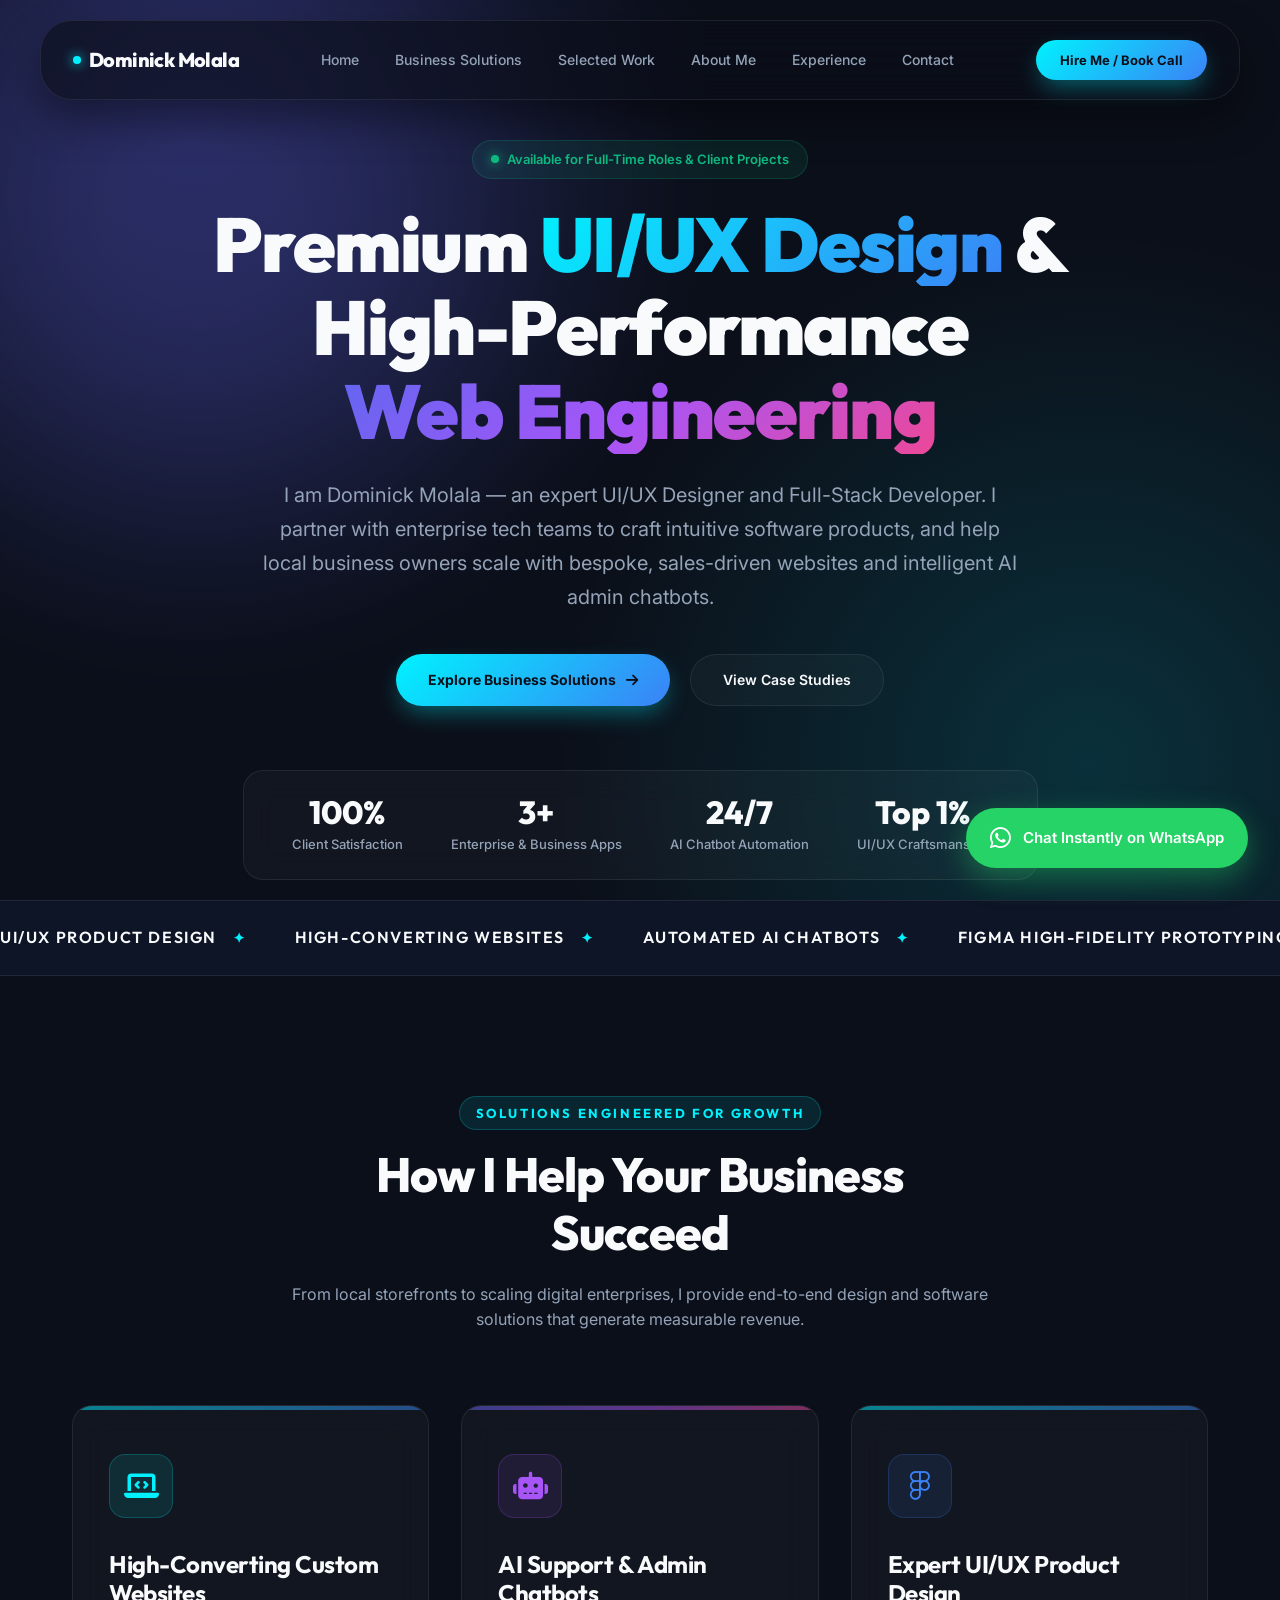
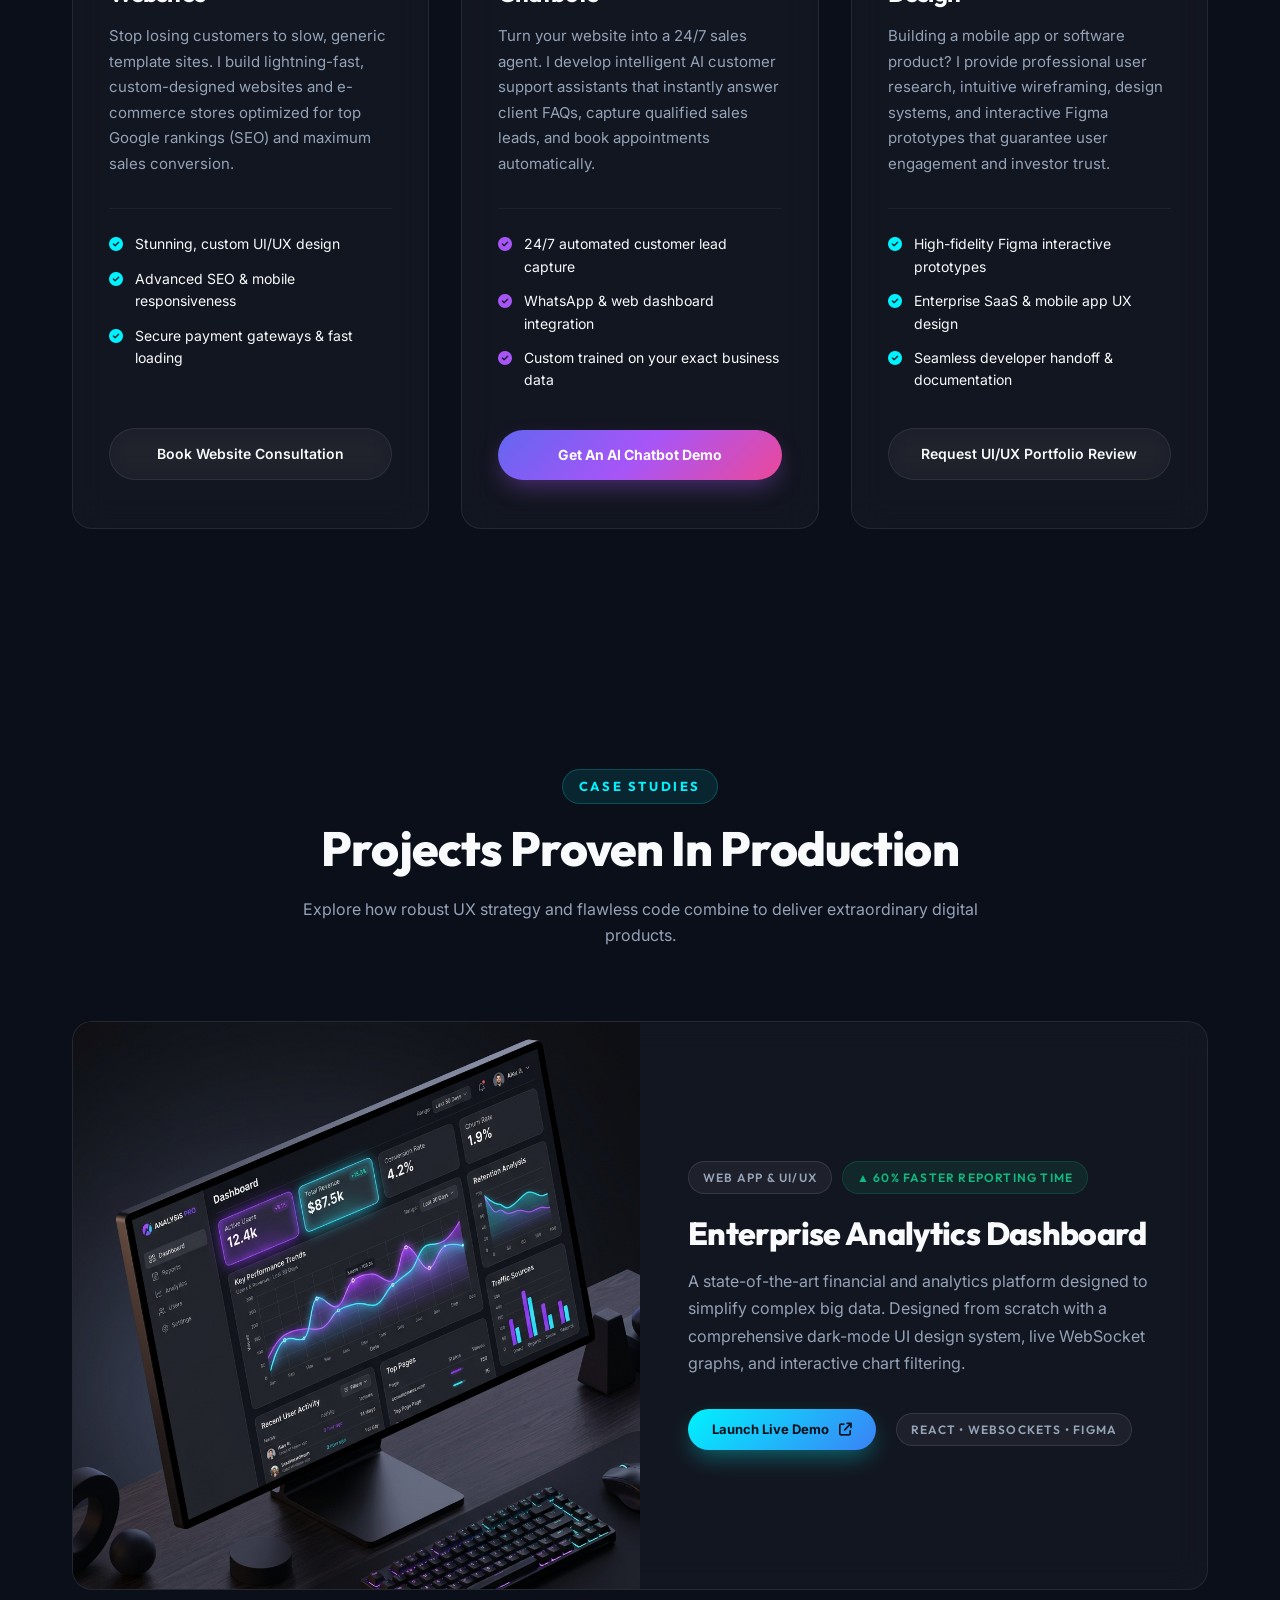
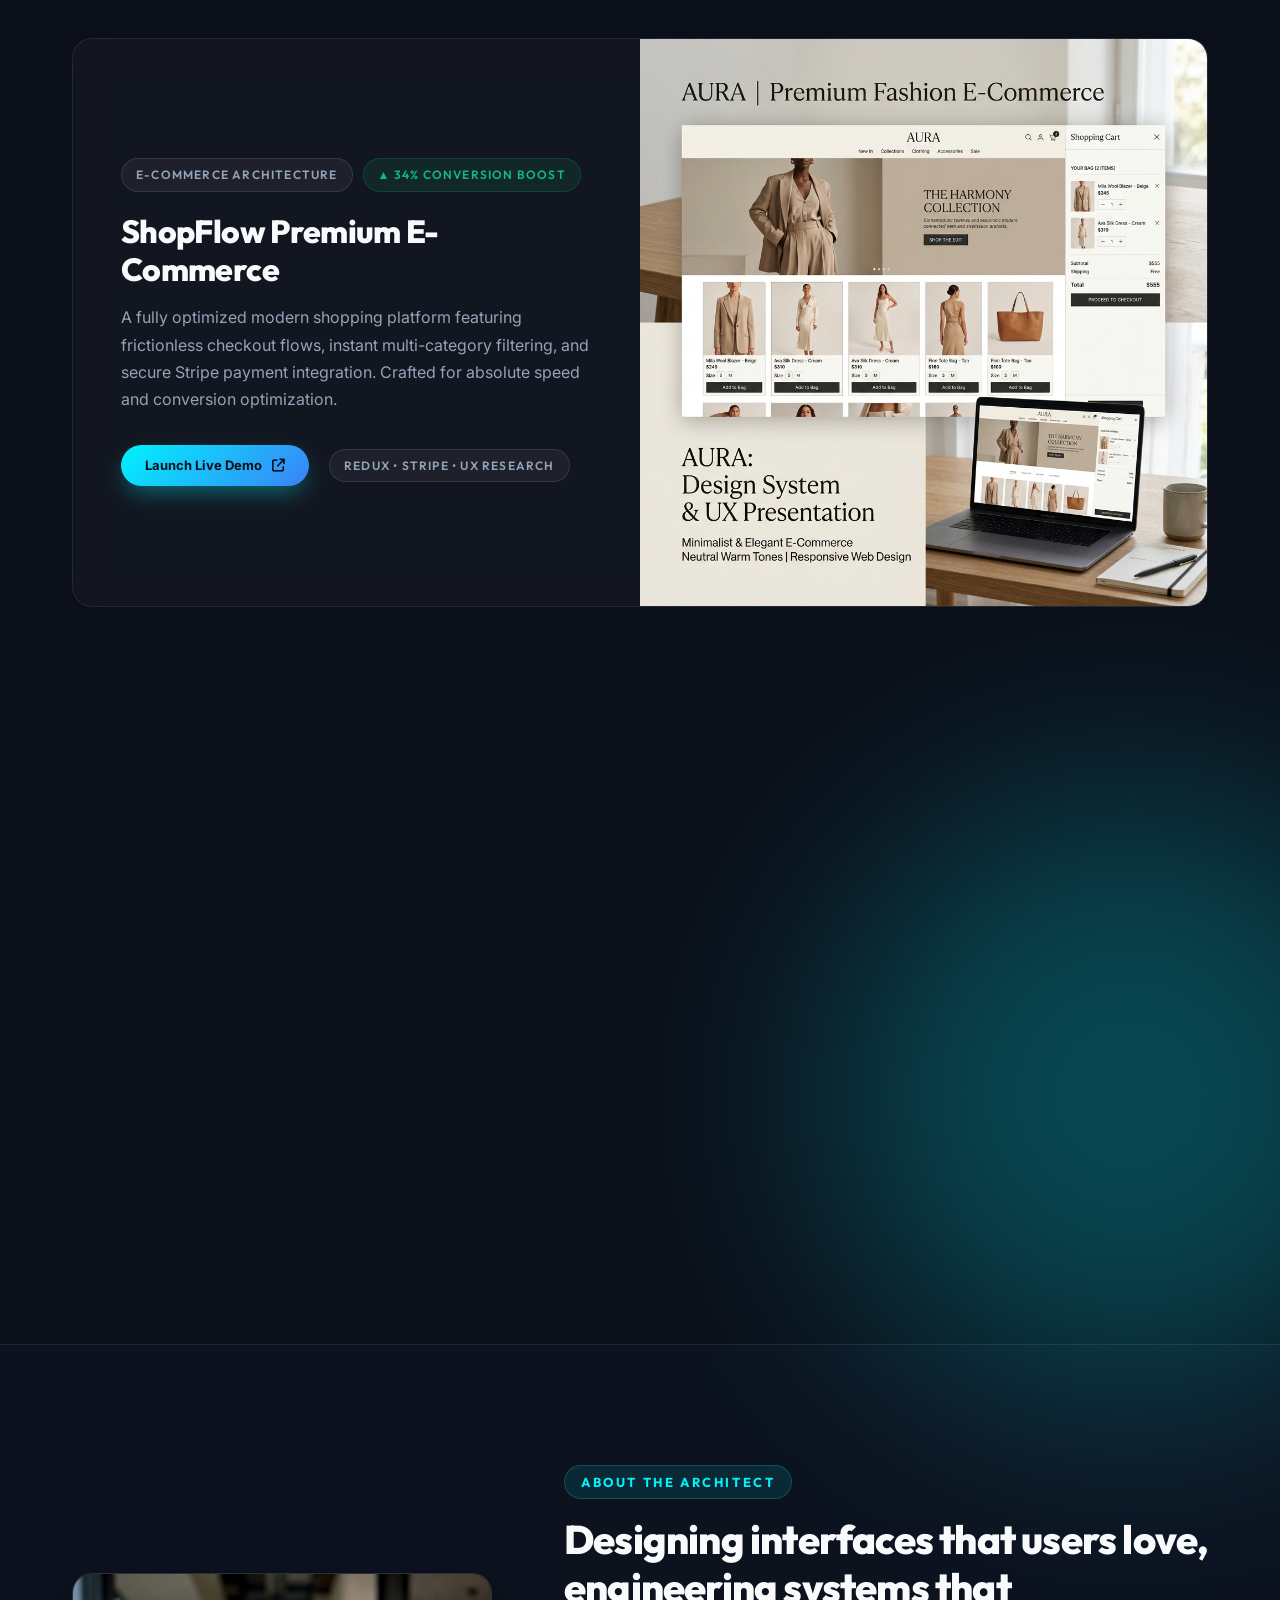
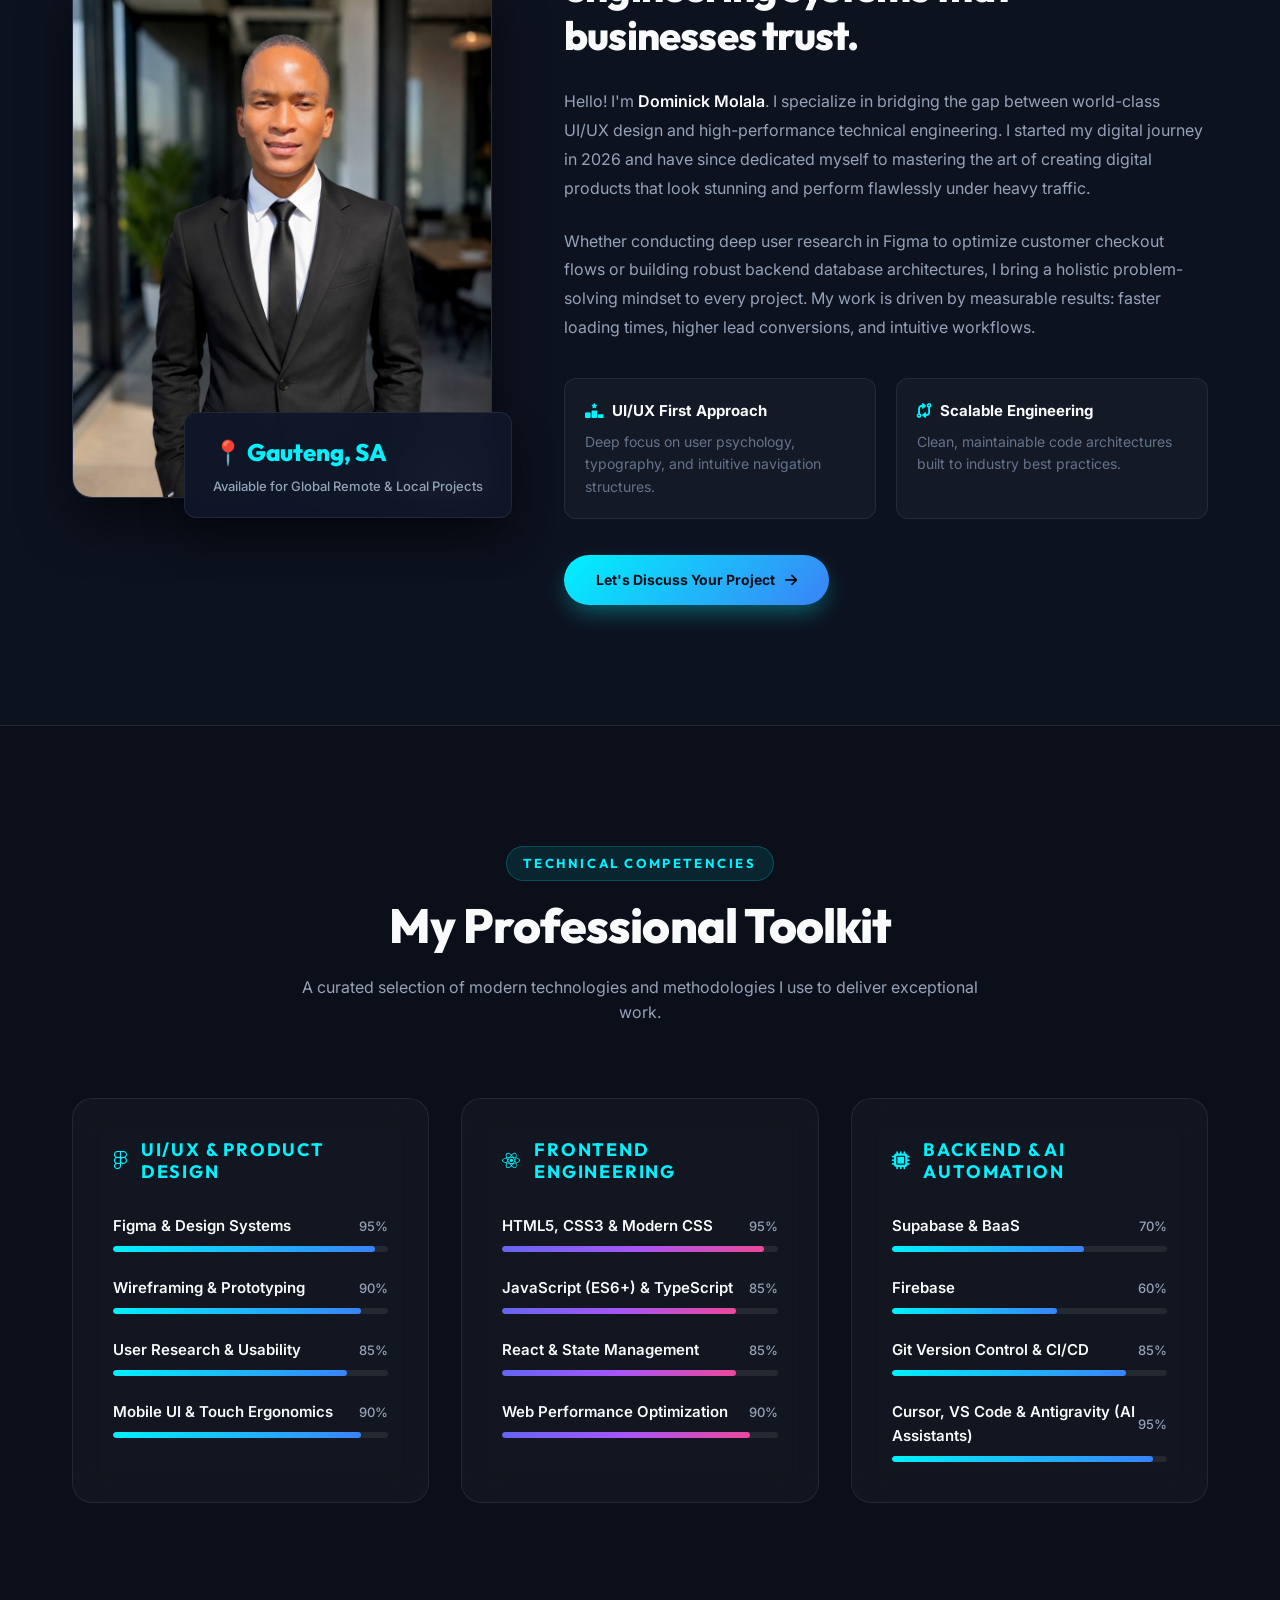
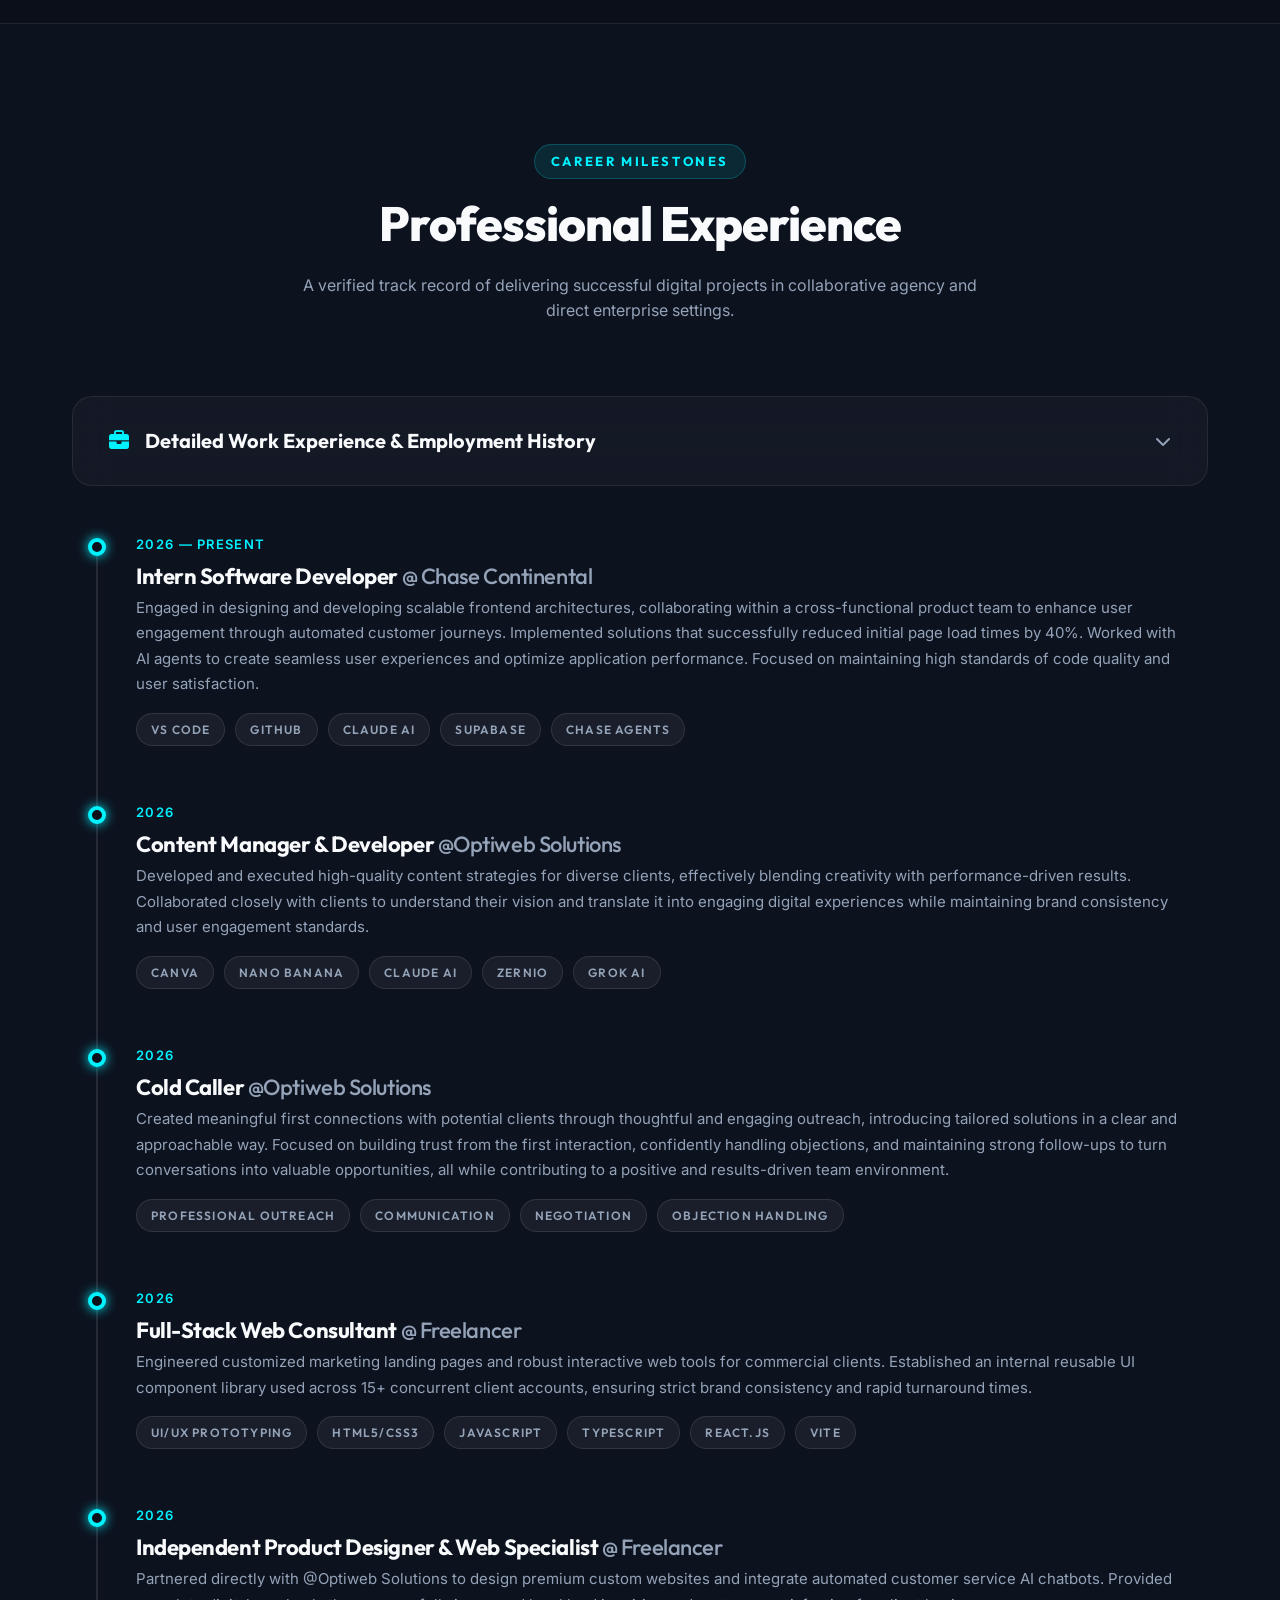
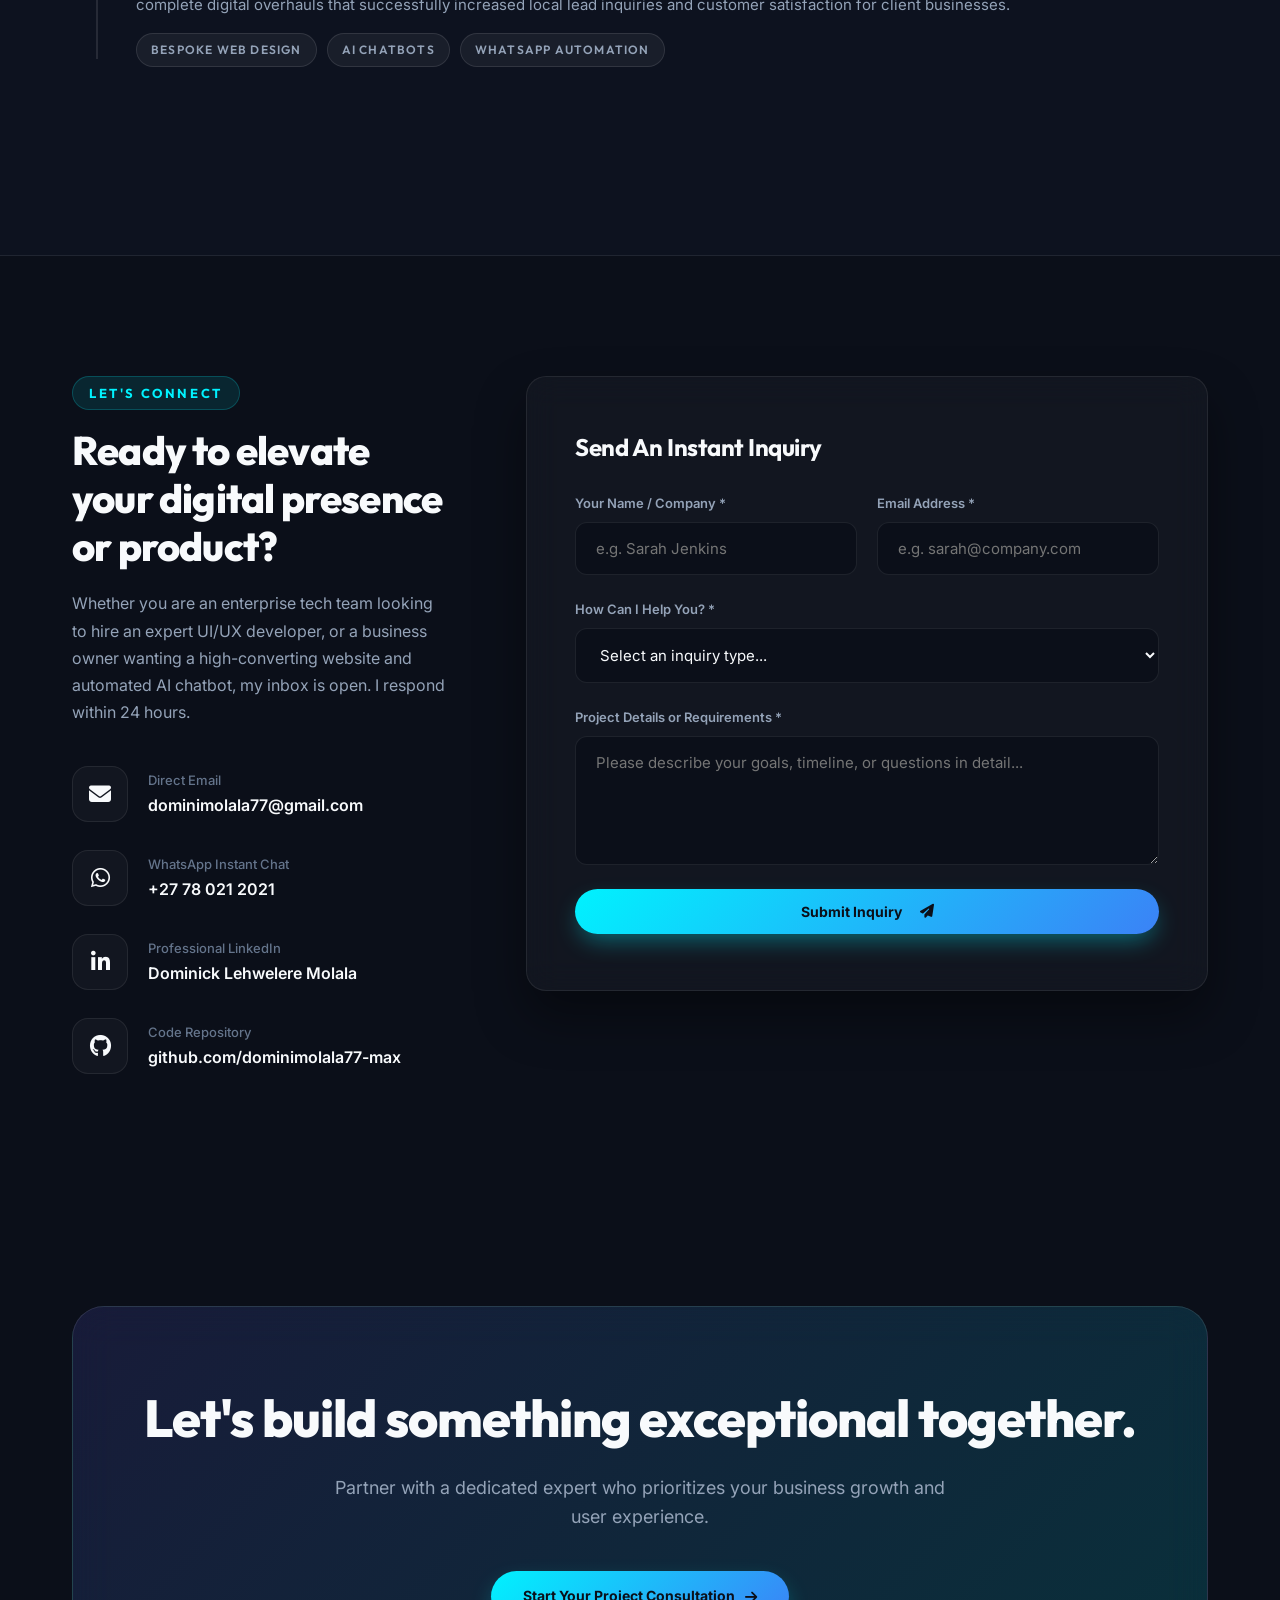
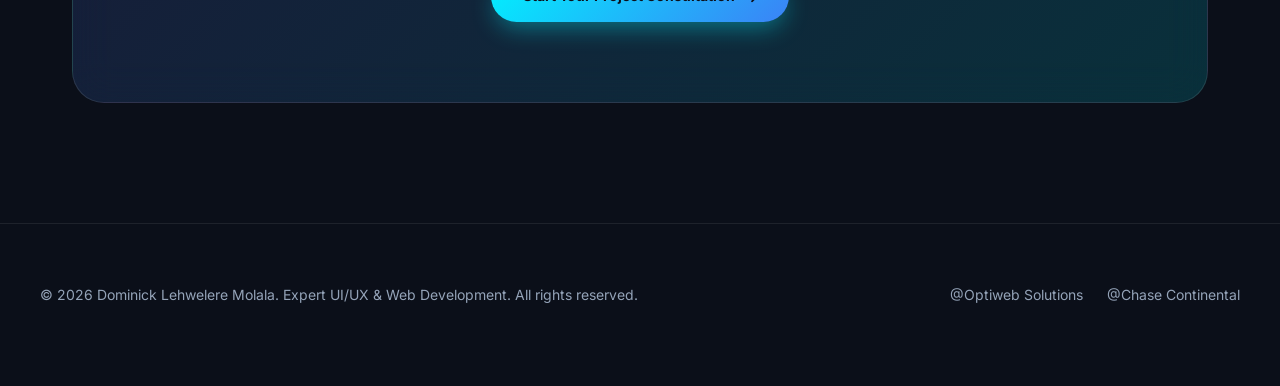
<file: index.html>
<!DOCTYPE html>
<html lang="en">

<head>
    <meta charset="UTF-8" />
    <meta name="viewport" content="width=device-width, initial-scale=1.0" />
    <title>Dominick Molala — Expert UI/UX Designer & Full-Stack Web Engineer</title>
    <meta name="description"
        content="Portfolio of Dominick Molala, an expert UI/UX Designer and Web Developer creating custom high-converting websites, AI chatbots, and enterprise SaaS products." />
    <link rel="preconnect" href="https://fonts.googleapis.com">
    <link rel="preconnect" href="https://fonts.gstatic.com" crossorigin>
    <link
        href="https://fonts.googleapis.com/css2?family=Inter:wght@300;400;500;600;700&family=Outfit:wght@400;500;600;700;800;900&display=swap"
        rel="stylesheet">
    <link rel="stylesheet" href="assets/css/style.css">
    <link rel="stylesheet" href="https://cdnjs.cloudflare.com/ajax/libs/font-awesome/6.5.0/css/all.min.css">
    <link rel="icon" href="assets/images/WhatsApp Image 2026-05-19 at 11.35.35.jpeg" type="image/x-icon">
</head>

<body>

    <!-- Decorative Background Orbs -->
    <div class="bg-orb-1" aria-hidden="true"></div>
    <div class="bg-orb-2" aria-hidden="true"></div>

    <!-- ── NAVIGATION ── -->
    <nav class="nav" id="mainNav">
        <a href="#home" class="nav-logo">
            <span></span>Dominick Molala
        </a>
        <ul class="nav-links">
            <li><a href="#home" class="nav-link active">Home</a></li>
            <li><a href="#services" class="nav-link">Business Solutions</a></li>
            <li><a href="#work" class="nav-link">Selected Work</a></li>
            <li><a href="#about" class="nav-link">About Me</a></li>
            <li><a href="#experience" class="nav-link">Experience</a></li>
            <li><a href="#contact" class="nav-link">Contact</a></li>
        </ul>
        <div class="nav-action">
            <a href="#contact" class="btn btn-glow btn-sm">Hire Me / Book Call</a>
        </div>
        <button class="burger" id="menuToggle" onclick="toggleMenu()" aria-controls="mobileMenu"
            aria-label="Toggle navigation menu">&#9776;</button>
    </nav>

    <!-- ── HERO SECTION ── -->
    <main>
        <section id="home" class="hero">
            <div class="container hero-content">
                <div class="badge fade-up" id="heroBadge">
                    <span class="pulse-dot"></span> Available for Full-Time Roles & Client Projects
                </div>

                <h1 class="hero-title fade-up delay-1" id="heroTitle">
                    Premium <span class="gradient-text">UI/UX Design</span> &<br>
                    High-Performance <span class="gradient-text-violet">Web Engineering</span>
                </h1>

                <p class="hero-sub fade-up delay-2" id="heroSubtitle">
                    I am Dominick Molala — an expert UI/UX Designer and Full-Stack Developer. I partner with enterprise
                    tech teams to craft intuitive software products, and help local business owners scale with bespoke,
                    sales-driven websites and intelligent AI admin chatbots.
                </p>

                <div class="hero-btns fade-up delay-3" id="heroButtons">
                    <a href="#services" class="btn btn-glow">Explore Business Solutions <i
                            class="fa-solid fa-arrow-right"></i></a>
                    <a href="#work" class="btn btn-outline">View Case Studies</a>
                </div>

                <!-- Trust Metrics Bar -->
                <div class="trust-metrics fade-up delay-4" id="trustBar">
                    <div class="trust-item">
                        <span class="trust-num">100%</span>
                        <span class="trust-label">Client Satisfaction</span>
                    </div>
                    <div class="trust-item">
                        <span class="trust-num">3+</span>
                        <span class="trust-label">Enterprise & Business Apps</span>
                    </div>
                    <div class="trust-item">
                        <span class="trust-num">24/7</span>
                        <span class="trust-label">AI Chatbot Automation</span>
                    </div>
                    <div class="trust-item">
                        <span class="trust-num">Top 1%</span>
                        <span class="trust-label">UI/UX Craftsmanship</span>
                    </div>
                </div>
            </div>
        </section>

        <!-- ── MARQUEE TICKER ── -->
        <div class="marquee-wrap" id="techMarquee">
            <div class="marquee-track">
                <div class="marquee-item">UI/UX Product Design <span class="star">✦</span></div>
                <div class="marquee-item">High-Converting Websites <span class="star">✦</span></div>
                <div class="marquee-item">Automated AI Chatbots <span class="star">✦</span></div>
                <div class="marquee-item">Figma High-Fidelity Prototyping <span class="star">✦</span></div>
                <div class="marquee-item">React & Node Fullstack Architecture <span class="star">✦</span></div>
                <div class="marquee-item">Conversion Rate Optimization <span class="star">✦</span></div>
                <!-- Duplicate for seamless loop -->
                <div class="marquee-item">UI/UX Product Design <span class="star">✦</span></div>
                <div class="marquee-item">High-Converting Websites <span class="star">✦</span></div>
                <div class="marquee-item">Automated AI Chatbots <span class="star">✦</span></div>
                <div class="marquee-item">Figma High-Fidelity Prototyping <span class="star">✦</span></div>
                <div class="marquee-item">React & Node Fullstack Architecture <span class="star">✦</span></div>
                <div class="marquee-item">Conversion Rate Optimization <span class="star">✦</span></div>
            </div>
        </div>

        <!-- ── SERVICES & BUSINESS SOLUTIONS ── -->
        <section id="services" class="section">
            <div class="container">
                <div class="section-header fade-up" id="servicesHeader">
                    <span class="section-tag">Solutions Engineered For Growth</span>
                    <h2 class="section-title">How I Help Your Business Succeed</h2>
                    <p class="section-sub">From local storefronts to scaling digital enterprises, I provide end-to-end
                        design and software solutions that generate measurable revenue.</p>
                </div>

                <div class="services-grid">
                    <!-- Service 1: Custom Websites -->
                    <div class="service-card fade-up" id="service1">
                        <div>
                            <div class="service-icon"><i class="fa-solid fa-laptop-code"></i></div>
                            <h3 class="service-title">High-Converting Custom Websites</h3>
                            <p class="service-desc">Stop losing customers to slow, generic template sites. I build
                                lightning-fast, custom-designed websites and e-commerce stores optimized for top Google
                                rankings (SEO) and maximum sales conversion.</p>
                            <ul class="service-features">
                                <li><i class="fa-solid fa-circle-check"></i> Stunning, custom UI/UX design</li>
                                <li><i class="fa-solid fa-circle-check"></i> Advanced SEO & mobile responsiveness</li>
                                <li><i class="fa-solid fa-circle-check"></i> Secure payment gateways & fast loading</li>
                            </ul>
                        </div>
                        <a href="#contact" class="btn btn-outline btn-full" onclick="selectService('website')">Book
                            Website Consultation</a>
                    </div>

                    <!-- Service 2: AI Chatbots & Automation -->
                    <div class="service-card fade-up delay-1" id="service2">
                        <div>
                            <div class="service-icon"><i class="fa-solid fa-robot"></i></div>
                            <h3 class="service-title">AI Support & Admin Chatbots</h3>
                            <p class="service-desc">Turn your website into a 24/7 sales agent. I develop intelligent AI
                                customer support assistants that instantly answer client FAQs, capture qualified sales
                                leads, and book appointments automatically.</p>
                            <ul class="service-features">
                                <li><i class="fa-solid fa-circle-check"></i> 24/7 automated customer lead capture</li>
                                <li><i class="fa-solid fa-circle-check"></i> WhatsApp & web dashboard integration</li>
                                <li><i class="fa-solid fa-circle-check"></i> Custom trained on your exact business data
                                </li>
                            </ul>
                        </div>
                        <a href="#contact" class="btn btn-violet btn-full" onclick="selectService('chatbot')">Get An AI
                            Chatbot Demo</a>
                    </div>

                    <!-- Service 3: UI/UX & Product Prototyping -->
                    <div class="service-card fade-up delay-2" id="service3">
                        <div>
                            <div class="service-icon"><i class="fa-brands fa-figma"></i></div>
                            <h3 class="service-title">Expert UI/UX Product Design</h3>
                            <p class="service-desc">Building a mobile app or software product? I provide professional
                                user research, intuitive wireframing, design systems, and interactive Figma prototypes
                                that guarantee user engagement and investor trust.</p>
                            <ul class="service-features">
                                <li><i class="fa-solid fa-circle-check"></i> High-fidelity Figma interactive prototypes
                                </li>
                                <li><i class="fa-solid fa-circle-check"></i> Enterprise SaaS & mobile app UX design</li>
                                <li><i class="fa-solid fa-circle-check"></i> Seamless developer handoff & documentation
                                </li>
                            </ul>
                        </div>
                        <a href="#contact" class="btn btn-outline btn-full" onclick="selectService('uiux')">Request
                            UI/UX Portfolio Review</a>
                    </div>
                </div>
            </div>
        </section>

        <!-- ── SELECTED WORK / CASE STUDIES ── -->
        <section id="work" class="section">
            <div class="container">
                <div class="section-header fade-up" id="workHeader">
                    <span class="section-tag">Case Studies</span>
                    <h2 class="section-title">Projects Proven In Production</h2>
                    <p class="section-sub">Explore how robust UX strategy and flawless code combine to deliver
                        extraordinary digital products.</p>
                </div>

                <div class="projects-grid">
                    <!-- Project 1 -->
                    <article class="project-card fade-up" id="project1">
                        <div class="project-img-wrapper">
                            <img src="assets/images/dashboard_mockup.png" alt="Dashboard Analytics SaaS UI"
                                class="project-img">
                        </div>
                        <div class="project-info">
                            <div class="project-tags">
                                <span class="tag">Web App & UI/UX</span>
                                <span class="tag tag-metric">▲ 60% Faster Reporting Time</span>
                            </div>
                            <h3 class="project-title">Enterprise Analytics Dashboard</h3>
                            <p class="project-desc">A state-of-the-art financial and analytics platform designed to
                                simplify complex big data. Designed from scratch with a comprehensive dark-mode UI
                                design system, live WebSocket graphs, and interactive chart filtering.</p>
                            <div class="project-actions">
                                <a href="pages/dashboard-demo.html" target="_blank" class="btn btn-glow btn-sm">Launch Live
                                    Demo <i class="fa-solid fa-arrow-up-right-from-square"></i></a>
                                <span class="tag" style="margin:0;">React • WebSockets • Figma</span>
                            </div>
                        </div>
                    </article>

                    <!-- Project 2 -->
                    <article class="project-card fade-up" id="project2">
                        <div class="project-img-wrapper">
                            <img src="assets/images/shopflow_mockup.png" alt="ShopFlow E-Commerce Mobile UI"
                                class="project-img">
                        </div>
                        <div class="project-info">
                            <div class="project-tags">
                                <span class="tag">E-Commerce Architecture</span>
                                <span class="tag tag-metric">▲ 34% Conversion Boost</span>
                            </div>
                            <h3 class="project-title">ShopFlow Premium E-Commerce</h3>
                            <p class="project-desc">A fully optimized modern shopping platform featuring frictionless
                                checkout flows, instant multi-category filtering, and secure Stripe payment integration.
                                Crafted for absolute speed and conversion optimization.</p>
                            <div class="project-actions">
                                <a href="pages/shopflow-demo.html" target="_blank" class="btn btn-glow btn-sm">Launch Live
                                    Demo <i class="fa-solid fa-arrow-up-right-from-square"></i></a>
                                <span class="tag" style="margin:0;">Redux • Stripe • UX Research</span>
                            </div>
                        </div>
                    </article>

                    <!-- Project 3 -->
                    <article class="project-card fade-up" id="project3">
                        <div class="project-img-wrapper">
                            <img src="assets/images/mindful_mockup.png" alt="Mindful Daily Habit Tracker PWA"
                                class="project-img">
                        </div>
                        <div class="project-info">
                            <div class="project-tags">
                                <span class="tag">Mobile PWA & Gamification</span>
                                <span class="tag tag-metric">▲ 87% Active Weekly Retention</span>
                            </div>
                            <h3 class="project-title">Mindful Daily Wellness App</h3>
                            <p class="project-desc">A beautiful, habit-forming mobile progressive web app designed with
                                soothing color psychology, interactive streak milestones, and offline capability. A
                                testament to engaging consumer-first mobile UX design.</p>
                            <div class="project-actions">
                                <a href="pages/mindful-demo.html" target="_blank" class="btn btn-glow btn-sm">Launch Live Demo
                                    <i class="fa-solid fa-arrow-up-right-from-square"></i></a>
                                <span class="tag" style="margin:0;">PWA • Service Workers • Mobile UI</span>
                            </div>
                        </div>
                    </article>
                </div>
            </div>
        </section>

        <!-- ── ABOUT ME ── -->
        <section id="about" class="section"
            style="background: rgba(15, 23, 42, 0.4); border-top: 1px solid var(--card-border); border-bottom: 1px solid var(--card-border);">
            <div class="container about-grid">
                <div class="about-photo-wrapper fade-up" id="aboutImage">
                    <div class="about-photo">
                        <img src="assets/images/WhatsApp Image 2026-05-19 at 11.35.35.jpeg" alt="Dominick Molala">
                    </div>
                    <div class="about-badge">
                        <div class="about-badge-title">📍 Gauteng, SA</div>
                        <div class="about-badge-sub">Available for Global Remote & Local Projects</div>
                    </div>
                </div>

                <div class="about-text fade-up delay-1" id="aboutBio">
                    <span class="section-tag">About The Architect</span>
                    <h2>Designing interfaces that users love, engineering systems that businesses trust.</h2>
                    <p>
                        Hello! I'm <strong>Dominick Molala</strong>. I specialize in bridging the gap between
                        world-class UI/UX design and high-performance technical engineering. I started my digital
                        journey in 2026 and have since dedicated myself to mastering the art of creating digital
                        products that look stunning and perform flawlessly under heavy traffic.
                    </p>
                    <p>
                        Whether conducting deep user research in Figma to optimize customer checkout flows or building
                        robust backend database architectures, I bring a holistic problem-solving mindset to every
                        project. My work is driven by measurable results: faster loading times, higher lead conversions,
                        and intuitive workflows.
                    </p>

                    <div class="about-highlights">
                        <div class="highlight-box">
                            <div class="highlight-title"><i class="fa-solid fa-ranking-star"></i> UI/UX First Approach
                            </div>
                            <div class="highlight-desc">Deep focus on user psychology, typography, and intuitive
                                navigation structures.</div>
                        </div>
                        <div class="highlight-box">
                            <div class="highlight-title"><i class="fa-solid fa-code-compare"></i> Scalable Engineering
                            </div>
                            <div class="highlight-desc">Clean, maintainable code architectures built to industry best
                                practices.</div>
                        </div>
                    </div>

                    <a href="#contact" class="btn btn-glow">Let's Discuss Your Project <i
                            class="fa-solid fa-arrow-right"></i></a>
                </div>
            </div>
        </section>

        <!-- ── SKILLS & EXPERTISE ── -->
        <section class="section">
            <div class="container">
                <div class="section-header fade-up" id="skillsHeader">
                    <span class="section-tag">Technical Competencies</span>
                    <h2 class="section-title">My Professional Toolkit</h2>
                    <p class="section-sub">A curated selection of modern technologies and methodologies I use to deliver
                        exceptional work.</p>
                </div>

                <div class="skills-grid">
                    <!-- UI UX Group -->
                    <div class="skill-group fade-up" id="skillGroup1">
                        <h4><i class="fa-brands fa-figma"></i> UI/UX & Product Design</h4>
                        <ul>
                            <li class="skill-item">
                                <div class="skill-info"><span>Figma & Design Systems</span> <em>95%</em></div>
                                <div class="skill-bar" style="--w:95%"></div>
                            </li>
                            <li class="skill-item">
                                <div class="skill-info"><span>Wireframing & Prototyping</span> <em>90%</em></div>
                                <div class="skill-bar" style="--w:90%"></div>
                            </li>
                            <li class="skill-item">
                                <div class="skill-info"><span>User Research & Usability</span> <em>85%</em></div>
                                <div class="skill-bar" style="--w:85%"></div>
                            </li>
                            <li class="skill-item">
                                <div class="skill-info"><span>Mobile UI & Touch Ergonomics</span> <em>90%</em></div>
                                <div class="skill-bar" style="--w:90%"></div>
                            </li>
                        </ul>
                    </div>

                    <!-- Frontend Group -->
                    <div class="skill-group fade-up delay-1" id="skillGroup2">
                        <h4><i class="fa-brands fa-react"></i> Frontend Engineering</h4>
                        <ul>
                            <li class="skill-item">
                                <div class="skill-info"><span>HTML5, CSS3 & Modern CSS</span> <em>95%</em></div>
                                <div class="skill-bar" style="--w:95%"></div>
                            </li>
                            <li class="skill-item">
                                <div class="skill-info"><span>JavaScript (ES6+) & TypeScript</span> <em>85%</em></div>
                                <div class="skill-bar" style="--w:85%"></div>
                            </li>
                            <li class="skill-item">
                                <div class="skill-info"><span>React & State Management</span> <em>85%</em></div>
                                <div class="skill-bar" style="--w:85%"></div>
                            </li>
                            <li class="skill-item">
                                <div class="skill-info"><span>Web Performance Optimization</span> <em>90%</em></div>
                                <div class="skill-bar" style="--w:90%"></div>
                            </li>
                        </ul>
                    </div>

                    <!-- Backend & AI Tools Group -->
                    <div class="skill-group fade-up delay-2" id="skillGroup3">
                        <h4><i class="fa-solid fa-microchip"></i> Backend & AI Automation</h4>
                        <ul>
                            <li class="skill-item">
                                <div class="skill-info"><span>Supabase & BaaS</span> <em>70%</em></div>
                                <div class="skill-bar" style="--w:70%"></div>
                            </li>
                            <li class="skill-item">
                                <div class="skill-info"><span>Firebase</span> <em>60%</em></div>
                                <div class="skill-bar" style="--w:60%"></div>
                            </li>
                            <li class="skill-item">
                                <div class="skill-info"><span>Git Version Control & CI/CD</span> <em>85%</em></div>
                                <div class="skill-bar" style="--w:85%"></div>
                            </li>
                            <li class="skill-item">
                                <div class="skill-info"><span>Cursor, VS Code & Antigravity (AI Assistants)</span>
                                    <em>95%</em>
                                </div>
                                <div class="skill-bar" style="--w:95%"></div>
                            </li>
                        </ul>
                    </div>
                </div>
            </div>
        </section>

        <!-- ── EXPERIENCE & WORK HISTORY ── -->
        <section id="experience" class="section"
            style="background: rgba(15, 23, 42, 0.4); border-top: 1px solid var(--card-border); border-bottom: 1px solid var(--card-border);">
            <div class="container">
                <div class="section-header fade-up" id="expHeader">
                    <span class="section-tag">Career Milestones</span>
                    <h2 class="section-title">Professional Experience</h2>
                    <p class="section-sub">A verified track record of delivering successful digital projects in
                        collaborative agency and direct enterprise settings.</p>
                </div>

                <div class="expandable-section fade-up" id="workHistoryAcc">
                    <div class="expandable-header" onclick="toggleExpand(this)">
                        <div class="header-left">
                            <i class="fa-solid fa-briefcase"></i>
                            <span>Detailed Work Experience & Employment History</span>
                        </div>
                        <i class="fa-solid fa-chevron-down expand-icon"></i>
                    </div>
                    <div class="expandable-content show">
                        <div class="timeline">
                            <!-- Job 1 -->
                            <div class="timeline-item">
                                <div class="timeline-dot"></div>
                                <div class="timeline-date">2026 — Present</div>
                                <div class="timeline-body">
                                    <h3> Intern Software Developer <span>@ Chase Continental</span></h3>
                                    <p>
                                        Engaged in designing and developing scalable frontend architectures,
                                        collaborating within a cross-functional product team to enhance user engagement
                                        through automated customer journeys. Implemented solutions that successfully
                                        reduced initial page load times by 40%. Worked with AI agents to create seamless
                                        user experiences and optimize application performance. Focused on maintaining
                                        high standards of code quality and user satisfaction.
                                    </p>
                                    <div class="project-tags" style="margin-top:12px;">
                                        <span class="tag">VS Code</span>
                                        <span class="tag">GitHub</span>
                                        <span class="tag">Claude AI</span>
                                        <span class="tag">Supabase</span>
                                        <span class="tag">Chase Agents</span>
                                    </div>
                                </div>
                            </div>

                            <!-- Job 2 -->
                            <div class="timeline-item">
                                <div class="timeline-dot"></div>
                                <div class="timeline-date">2026</div>
                                <div class="timeline-body">
                                    <h3> Content Manager & Developer <span>@Optiweb Solutions</span></h3>
                                    <p>
                                        Developed and executed high-quality content strategies for diverse clients,
                                        effectively blending creativity with performance-driven results. Collaborated
                                        closely with clients to understand their vision and translate it into engaging
                                        digital experiences while maintaining brand consistency and user engagement
                                        standards.
                                    </p>
                                    <div class="project-tags" style="margin-top:12px;">
                                        <span class="tag">Canva</span>
                                        <span class="tag">Nano Banana</span>
                                        <span class="tag">Claude AI</span>
                                        <span class="tag">Zernio</span>
                                        <span class="tag">Grok AI</span>
                                    </div>
                                </div>
                            </div>

                            <!-- Job 3 -->
                            <div class="timeline-item">
                                <div class="timeline-dot"></div>
                                <div class="timeline-date">2026</div>
                                <div class="timeline-body">
                                    <h3> Cold Caller <span>@Optiweb Solutions</span></h3>
                                    <p>
                                        Created meaningful first connections with potential clients through thoughtful
                                        and engaging outreach, introducing tailored solutions in a clear and
                                        approachable way. Focused on building trust from the first interaction,
                                        confidently handling objections, and maintaining strong follow-ups to turn
                                        conversations into valuable opportunities, all while contributing to a positive
                                        and results-driven team environment.
                                    </p>
                                    <div class="project-tags" style="margin-top:12px;">
                                        <span class="tag">Professional Outreach</span>
                                        <span class="tag">Communication</span>
                                        <span class="tag">Negotiation</span>
                                        <span class="tag">Objection Handling</span>
                                    </div>
                                </div>
                            </div>

                            <!-- Job 4 -->
                            <div class="timeline-item">
                                <div class="timeline-dot"></div>
                                <div class="timeline-date">2026</div>
                                <div class="timeline-body">
                                    <h3>Full-Stack Web Consultant <span>@ Freelancer</span></h3>
                                    <p>
                                        Engineered customized marketing landing pages and robust interactive web tools
                                        for commercial clients. Established an internal reusable UI component library
                                        used across 15+ concurrent client accounts, ensuring strict brand consistency
                                        and rapid turnaround times.
                                    </p>
                                    <div class="project-tags" style="margin-top:12px;">
                                        <span class="tag">UI/UX Prototyping</span>
                                        <span class="tag">HTML5/CSS3</span>
                                        <span class="tag">JavaScript</span>
                                        <span class="tag">Typescript</span>
                                        <span class="tag">React.js</span>
                                        <span class="tag">Vite</span>

                                    </div>
                                </div>
                            </div>

                            <!-- Job 5 -->
                            <div class="timeline-item">
                                <div class="timeline-dot"></div>
                                <div class="timeline-date">2026</div>
                                <div class="timeline-body">
                                    <h3>Independent Product Designer & Web Specialist <span>@ Freelancer </span></h3>
                                    <p>
                                        Partnered directly with @Optiweb Solutions to
                                        design premium custom websites
                                        and integrate automated customer service AI chatbots. Provided
                                        complete digital
                                        overhauls that successfully increased local lead inquiries and customer
                                        satisfaction for client businesses.
                                    </p>
                                    <div class="project-tags" style="margin-top:12px;">
                                        <span class="tag">Bespoke Web Design</span>
                                        <span class="tag">AI Chatbots</span>
                                        <span class="tag">WhatsApp Automation</span>
                                    </div>
                                </div>
                            </div>
                        </div>
                    </div>
                </div>
            </div>
        </section>

        <!-- ── CONTACT SECTION ── -->
        <section id="contact" class="section">
            <div class="container contact-grid">
                <!-- Left: Contact Details -->
                <div class="contact-info fade-up" id="contactInfo">
                    <span class="section-tag">Let's Connect</span>
                    <h2>Ready to elevate your digital presence or product?</h2>
                    <p>
                        Whether you are an enterprise tech team looking to hire an expert UI/UX developer, or a business
                        owner wanting a high-converting website and automated AI chatbot, my inbox is open. I respond
                        within 24 hours.
                    </p>

                    <div class="contact-details">
                        <!-- Email -->
                        <div class="contact-item">
                            <div class="contact-icon"><i class="fa-solid fa-envelope"></i></div>
                            <div class="contact-text">
                                <strong>Direct Email</strong>
                                <a href="mailto:dominimolala77@gmail.com">dominimolala77@gmail.com</a>
                            </div>
                        </div>
                        <!-- WhatsApp -->
                        <div class="contact-item whatsapp">
                            <div class="contact-icon"><i class="fa-brands fa-whatsapp"></i></div>
                            <div class="contact-text">
                                <strong>WhatsApp Instant Chat</strong>
                                <a href="https://wa.me/27780212021" target="_blank">+27 78 021 2021</a>
                            </div>
                        </div>
                        <!-- LinkedIn -->
                        <div class="contact-item linkedin">
                            <div class="contact-icon"><i class="fa-brands fa-linkedin-in"></i></div>
                            <div class="contact-text">
                                <strong>Professional LinkedIn</strong>
                                <a href="https://www.linkedin.com/in/dominick-molala-886289371/"
                                    target="_blank">Dominick
                                    Lehwelere Molala</a>
                            </div>
                        </div>
                        <!-- GitHub -->
                        <div class="contact-item">
                            <div class="contact-icon"><i class="fa-brands fa-github"></i></div>
                            <div class="contact-text">
                                <strong>Code Repository</strong>
                                <a href="https://github.com/dominimolala77-max"
                                    target="_blank">github.com/dominimolala77-max</a>
                            </div>
                        </div>
                    </div>
                </div>

                <!-- Right: Inquiry Form -->
                <div class="contact-form-wrap fade-up delay-1" id="contactFormBox">
                    <h3 class="form-title">Send An Instant Inquiry</h3>
                    <form class="contact-form" id="contactForm">
                        <div class="form-row">
                            <div class="form-group">
                                <label for="name">Your Name / Company *</label>
                                <input type="text" id="name" placeholder="e.g. Sarah Jenkins" required />
                            </div>
                            <div class="form-group">
                                <label for="email">Email Address *</label>
                                <input type="email" id="email" placeholder="e.g. sarah@company.com" required />
                            </div>
                        </div>

                        <div class="form-group">
                            <label for="serviceSelect">How Can I Help You? *</label>
                            <select id="serviceSelect" required>
                                <option value="general">Select an inquiry type...</option>
                                <option value="website">Custom High-Converting Website / E-Commerce</option>
                                <option value="chatbot">AI Customer Support & Admin Chatbot</option>
                                <option value="uiux">UI/UX Product Design / Figma Prototyping</option>
                                <option value="hiring">Full-Time / Contract Employment Opportunity</option>
                            </select>
                        </div>

                        <div class="form-group">
                            <label for="message">Project Details or Requirements *</label>
                            <textarea id="message" rows="5"
                                placeholder="Please describe your goals, timeline, or questions in detail..."
                                required></textarea>
                        </div>

                        <button type="submit" class="btn btn-glow btn-full" id="submitBtn">
                            Submit Inquiry <i class="fa-solid fa-paper-plane" style="margin-left:8px;"></i>
                        </button>

                        <div class="form-success" id="formSuccess">
                            <i class="fa-solid fa-circle-check"
                                style="font-size:24px; margin-bottom:8px; display:block;"></i>
                            <strong>Inquiry Successfully Sent!</strong><br>
                            Thank you for reaching out. I have received your message and will get back to you within 24
                            hours.
                        </div>
                    </form>
                </div>
            </div>
        </section>

        <!-- ── CTA FOOTER BANNER ── -->
        <div class="container">
            <div class="cta-banner fade-up" id="ctaBanner">
                <h2>Let's build something exceptional together.</h2>
                <p>Partner with a dedicated expert who prioritizes your business growth and user experience.</p>
                <a href="#contact" class="btn btn-glow">Start Your Project Consultation <i
                        class="fa-solid fa-arrow-right"></i></a>
            </div>
        </div>
    </main>

    <!-- ── FOOTER ── -->
    <footer class="footer" id="mainFooter">
        <div class="footer-content">
            <p>&copy; 2026 Dominick Lehwelere Molala. Expert UI/UX & Web Development. All rights reserved.</p>
            <div class="footer-links">
                <a href="https://www.optiweb.it.com/" target="_blank">@Optiweb Solutions</a>
                <a href="https://chasecontinental.com/" target="_blank">@Chase Continental</a>
            </div>
        </div>
    </footer>

    <!-- ── WHATSAPP FLOATING BUTTON ── -->
    <a href="https://wa.me/27780212021" target="_blank" class="whatsapp-float"
        aria-label="Chat instantly with Dominick on WhatsApp">
        <i class="fa-brands fa-whatsapp"></i>
        <span>Chat Instantly on WhatsApp</span>
    </a>

    <script src="assets/js/script.js"></script>
</body>

</html>
</file>
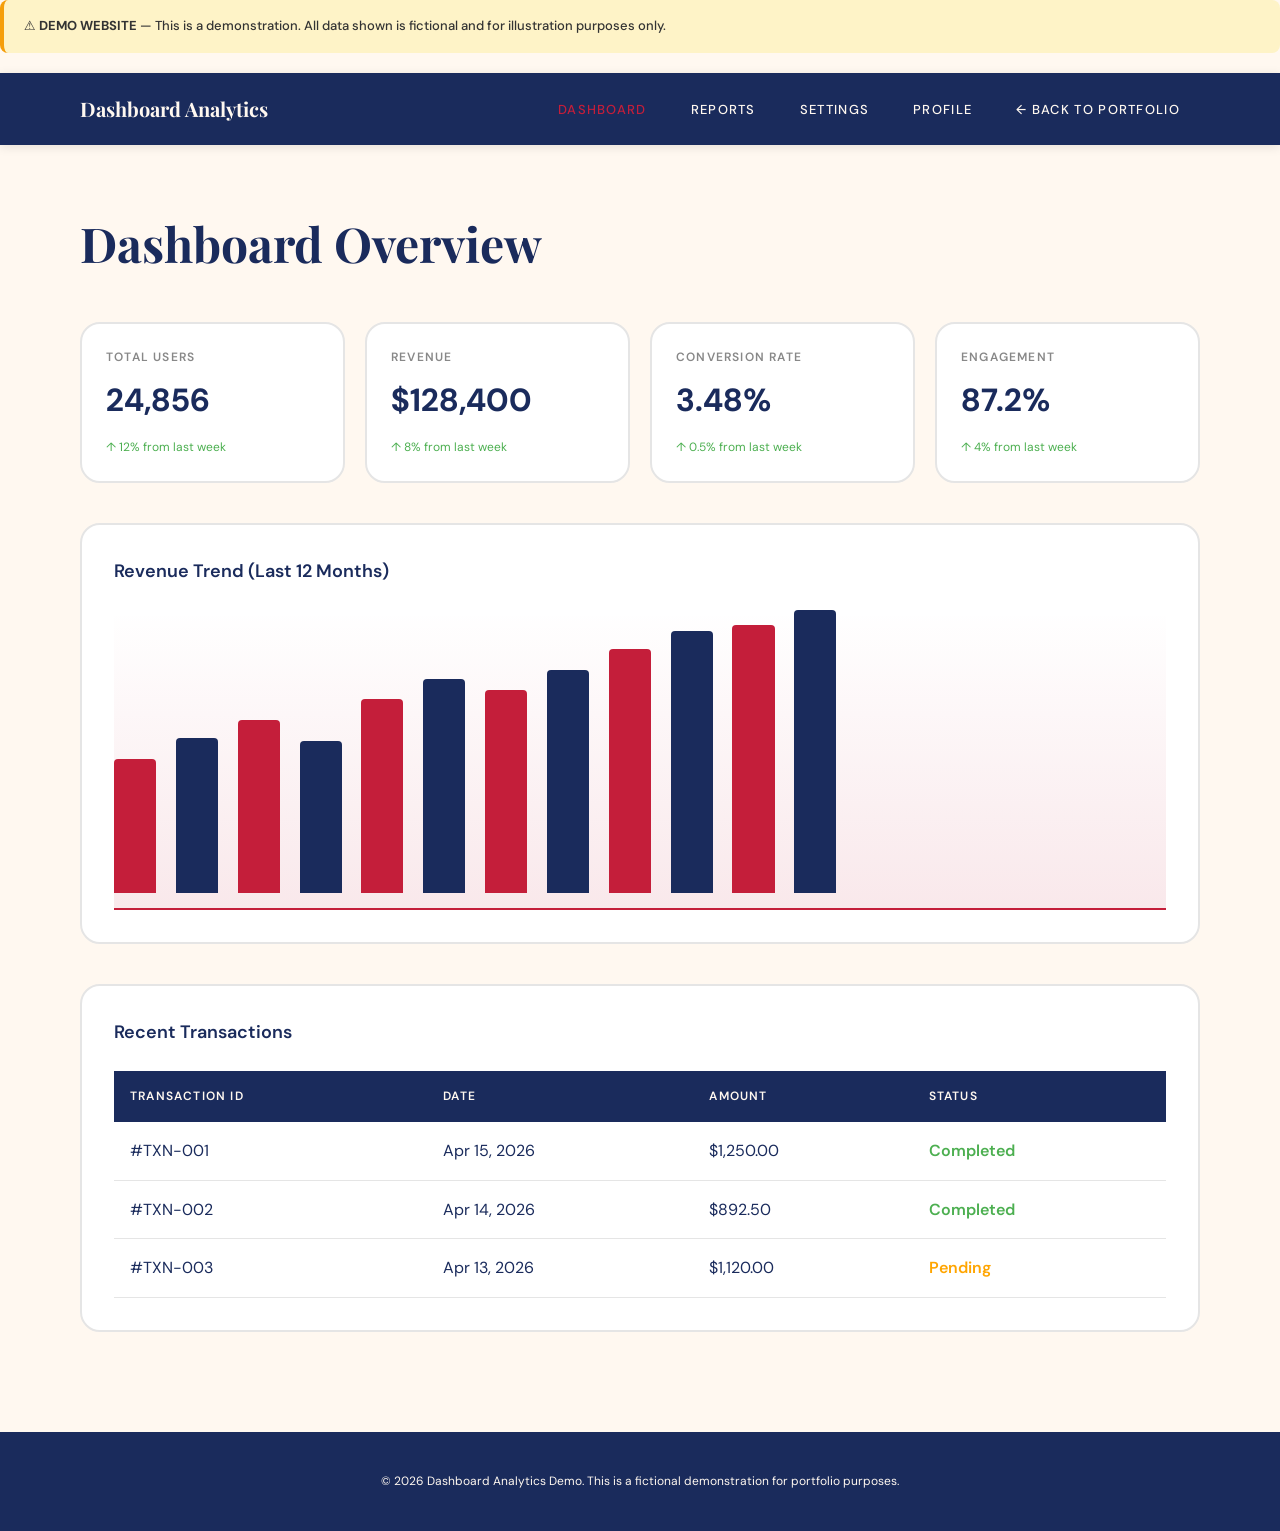
<file: dashboard-demo.html>
<!DOCTYPE html>
<html lang="en">

<head>
    <meta charset="UTF-8" />
    <meta name="viewport" content="width=device-width, initial-scale=1.0" />
    <title>Dashboard Analytics — Demo</title>
    <link rel="preconnect" href="https://fonts.googleapis.com">
    <link
        href="https://fonts.googleapis.com/css2?family=Playfair+Display:ital,wght@0,400;0,700;1,400&family=DM+Sans:wght@300;400;500&display=swap"
        rel="stylesheet">
    <link rel="stylesheet" href="https://cdnjs.cloudflare.com/ajax/libs/font-awesome/6.5.0/css/all.min.css">
    <style>
        :root {
            --ruby-red: #C41E3A;
            --dark-navy: #1A2B5C;
            --cream-white: #FFF8F0;
            --white: #FFFFFF;
            --black: #000000;
            --gray-light: #F5F5F5;
            --gray-dark: #333333;
            --border-radius: 20px;
        }

        * {
            margin: 0;
            padding: 0;
            box-sizing: border-box;
        }

        body {
            font-family: 'DM Sans', system-ui, sans-serif;
            background: var(--cream-white);
            color: var(--dark-navy);
            line-height: 1.6;
        }

        .demo-disclaimer {
            background: #FEF3C7;
            border-left: 4px solid #F59E0B;
            padding: 16px 20px;
            margin-bottom: 20px;
            border-radius: 8px;
            font-size: 13px;
            font-weight: 500;
            color: var(--gray-dark);
        }

        header {
            background: var(--dark-navy);
            color: var(--cream-white);
            padding: 20px 0;
            position: sticky;
            top: 0;
            z-index: 100;
            box-shadow: 0 2px 10px rgba(0, 0, 0, 0.1);
        }

        .header-container {
            max-width: 1200px;
            margin: 0 auto;
            padding: 0 40px;
            display: flex;
            justify-content: space-between;
            align-items: center;
        }

        .logo {
            font-family: 'Playfair Display', Georgia, serif;
            font-size: 20px;
            font-weight: 700;
            color: var(--cream-white);
        }

        nav a {
            color: var(--cream-white);
            text-decoration: none;
            margin: 0 20px;
            font-size: 13px;
            font-weight: 500;
            text-transform: uppercase;
            letter-spacing: 0.1em;
            transition: color 0.3s;
        }

        nav a:hover,
        nav a.active {
            color: var(--ruby-red);
        }

        .container {
            max-width: 1200px;
            margin: 0 auto;
            padding: 60px 40px;
        }

        .page-title {
            font-family: 'Playfair Display', Georgia, serif;
            font-size: 48px;
            font-weight: 700;
            margin-bottom: 40px;
            color: var(--dark-navy);
        }

        .dashboard-grid {
            display: grid;
            grid-template-columns: repeat(4, 1fr);
            gap: 20px;
            margin-bottom: 40px;
        }

        .metric-card {
            background: var(--white);
            padding: 24px;
            border-radius: var(--border-radius);
            border: 2px solid #E5E5E5;
        }

        .metric-label {
            font-size: 12px;
            font-weight: 600;
            text-transform: uppercase;
            letter-spacing: 0.1em;
            color: #888;
            margin-bottom: 8px;
        }

        .metric-value {
            font-size: 32px;
            font-weight: 700;
            color: var(--dark-navy);
            margin-bottom: 12px;
        }

        .metric-change {
            font-size: 12px;
            color: #4CAF50;
        }

        .chart-container {
            background: var(--white);
            padding: 32px;
            border-radius: var(--border-radius);
            border: 2px solid #E5E5E5;
            margin-bottom: 40px;
        }

        .chart-title {
            font-size: 18px;
            font-weight: 600;
            margin-bottom: 24px;
            color: var(--dark-navy);
        }

        .mock-chart {
            height: 300px;
            background: linear-gradient(to top, rgba(196, 30, 58, 0.1) 0%, transparent 100%);
            border-bottom: 2px solid var(--ruby-red);
            position: relative;
        }

        .chart-bar {
            width: 4%;
            height: 100%;
            background: var(--ruby-red);
            margin: 0 auto;
            display: inline-block;
            margin-right: 1.5%;
            border-radius: 4px 4px 0 0;
        }

        .chart-bar.alt {
            background: var(--dark-navy);
        }

        table {
            width: 100%;
            border-collapse: collapse;
            background: var(--white);
        }

        table th {
            background: var(--dark-navy);
            color: var(--cream-white);
            padding: 16px;
            text-align: left;
            font-size: 12px;
            font-weight: 600;
            text-transform: uppercase;
            letter-spacing: 0.1em;
        }

        table td {
            padding: 16px;
            border-bottom: 1px solid #E5E5E5;
        }

        table tr:hover {
            background: var(--gray-light);
        }

        .btn {
            padding: 12px 24px;
            background: var(--ruby-red);
            color: var(--cream-white);
            border: none;
            border-radius: 8px;
            cursor: pointer;
            font-weight: 600;
            text-transform: uppercase;
            letter-spacing: 0.05em;
            font-size: 12px;
            transition: all 0.3s;
            display: inline-block;
        }

        .btn:hover {
            background: var(--dark-navy);
            transform: translateY(-2px);
        }

        .back-link {
            display: inline-block;
            margin-bottom: 30px;
            color: var(--ruby-red);
            text-decoration: none;
            font-weight: 600;
            font-size: 13px;
        }

        .back-link:hover {
            color: var(--dark-navy);
        }

        .page {
            display: none;
        }

        .page.active {
            display: block;
        }

        footer {
            background: var(--dark-navy);
            color: var(--cream-white);
            padding: 40px;
            text-align: center;
            font-size: 12px;
        }

        @media (max-width: 768px) {
            .header-container {
                flex-direction: column;
                gap: 20px;
            }

            nav {
                display: flex;
                gap: 10px;
                justify-content: center;
                flex-wrap: wrap;
            }

            nav a {
                margin: 0 10px;
            }

            .dashboard-grid {
                grid-template-columns: repeat(2, 1fr);
            }

            .container {
                padding: 40px 20px;
            }

            table {
                font-size: 12px;
            }

            table th,
            table td {
                padding: 12px 8px;
            }
        }
    </style>
</head>

<body>

    <div class="demo-disclaimer">
        <strong>⚠️ DEMO WEBSITE</strong> — This is a demonstration. All data shown is fictional and for illustration
        purposes only.
    </div>

    <header>
        <div class="header-container">
            <div class="logo">Dashboard Analytics</div>
            <nav>
                <a href="#" onclick="showPage('dashboard')" class="nav-link active">Dashboard</a>
                <a href="#" onclick="showPage('reports')" class="nav-link">Reports</a>
                <a href="#" onclick="showPage('settings')" class="nav-link">Settings</a>
                <a href="#" onclick="showPage('profile')" class="nav-link">Profile</a>
                <a href="index.html" class="nav-link">← Back to Portfolio</a>
            </nav>
        </div>
    </header>

    <!-- DASHBOARD PAGE -->
    <div id="dashboard" class="page active">
        <div class="container">
            <h1 class="page-title">Dashboard Overview</h1>

            <div class="dashboard-grid">
                <div class="metric-card">
                    <div class="metric-label">Total Users</div>
                    <div class="metric-value">24,856</div>
                    <div class="metric-change">↑ 12% from last week</div>
                </div>
                <div class="metric-card">
                    <div class="metric-label">Revenue</div>
                    <div class="metric-value">$128,400</div>
                    <div class="metric-change">↑ 8% from last week</div>
                </div>
                <div class="metric-card">
                    <div class="metric-label">Conversion Rate</div>
                    <div class="metric-value">3.48%</div>
                    <div class="metric-change">↑ 0.5% from last week</div>
                </div>
                <div class="metric-card">
                    <div class="metric-label">Engagement</div>
                    <div class="metric-value">87.2%</div>
                    <div class="metric-change">↑ 4% from last week</div>
                </div>
            </div>

            <div class="chart-container">
                <h3 class="chart-title">Revenue Trend (Last 12 Months)</h3>
                <div class="mock-chart">
                    <div class="chart-bar" style="height: 45%;"></div>
                    <div class="chart-bar alt" style="height: 52%;"></div>
                    <div class="chart-bar" style="height: 58%;"></div>
                    <div class="chart-bar alt" style="height: 51%;"></div>
                    <div class="chart-bar" style="height: 65%;"></div>
                    <div class="chart-bar alt" style="height: 72%;"></div>
                    <div class="chart-bar" style="height: 68%;"></div>
                    <div class="chart-bar alt" style="height: 75%;"></div>
                    <div class="chart-bar" style="height: 82%;"></div>
                    <div class="chart-bar alt" style="height: 88%;"></div>
                    <div class="chart-bar" style="height: 90%;"></div>
                    <div class="chart-bar alt" style="height: 95%;"></div>
                </div>
            </div>

            <div class="chart-container">
                <h3 class="chart-title">Recent Transactions</h3>
                <table>
                    <thead>
                        <tr>
                            <th>Transaction ID</th>
                            <th>Date</th>
                            <th>Amount</th>
                            <th>Status</th>
                        </tr>
                    </thead>
                    <tbody>
                        <tr>
                            <td>#TXN-001</td>
                            <td>Apr 15, 2026</td>
                            <td>$1,250.00</td>
                            <td style="color: #4CAF50; font-weight: 600;">Completed</td>
                        </tr>
                        <tr>
                            <td>#TXN-002</td>
                            <td>Apr 14, 2026</td>
                            <td>$892.50</td>
                            <td style="color: #4CAF50; font-weight: 600;">Completed</td>
                        </tr>
                        <tr>
                            <td>#TXN-003</td>
                            <td>Apr 13, 2026</td>
                            <td>$1,120.00</td>
                            <td style="color: #FFA500; font-weight: 600;">Pending</td>
                        </tr>
                    </tbody>
                </table>
            </div>
        </div>
    </div>

    <!-- REPORTS PAGE -->
    <div id="reports" class="page">
        <div class="container">
            <h1 class="page-title">Reports & Analytics</h1>

            <p style="margin-bottom: 30px; color: #666;">
                Detailed analytics and performance reports for your business metrics. This demo shows sample data.
            </p>

            <div class="dashboard-grid">
                <div class="metric-card">
                    <div class="metric-label">Total Sessions</div>
                    <div class="metric-value">45,230</div>
                    <div class="metric-change">↑ 23% growth</div>
                </div>
                <div class="metric-card">
                    <div class="metric-label">Avg Session Duration</div>
                    <div class="metric-value">4m 32s</div>
                    <div class="metric-change">↑ 15 sec increase</div>
                </div>
                <div class="metric-card">
                    <div class="metric-label">Bounce Rate</div>
                    <div class="metric-value">32.1%</div>
                    <div class="metric-change">↓ 2.3% decrease</div>
                </div>
                <div class="metric-card">
                    <div class="metric-label">Returning Users</div>
                    <div class="metric-value">68.5%</div>
                    <div class="metric-change">↑ 5% increase</div>
                </div>
            </div>

            <div class="chart-container">
                <h3 class="chart-title">User Growth Chart</h3>
                <div class="mock-chart">
                    <div class="chart-bar" style="height: 30%;"></div>
                    <div class="chart-bar alt" style="height: 42%;"></div>
                    <div class="chart-bar" style="height: 55%;"></div>
                    <div class="chart-bar alt" style="height: 68%;"></div>
                    <div class="chart-bar" style="height: 73%;"></div>
                    <div class="chart-bar alt" style="height: 81%;"></div>
                    <div class="chart-bar" style="height: 85%;"></div>
                    <div class="chart-bar alt" style="height: 90%;"></div>
                    <div class="chart-bar" style="height: 92%;"></div>
                    <div class="chart-bar alt" style="height: 95%;"></div>
                    <div class="chart-bar" style="height: 98%;"></div>
                    <div class="chart-bar alt" style="height: 100%;"></div>
                </div>
            </div>

            <button class="btn">Export Report</button>
        </div>
    </div>

    <!-- SETTINGS PAGE -->
    <div id="settings" class="page">
        <div class="container">
            <h1 class="page-title">Settings</h1>

            <div class="chart-container">
                <h3 class="chart-title">Account Settings</h3>
                <form>
                    <div style="margin-bottom: 20px;">
                        <label style="display: block; margin-bottom: 8px; font-weight: 600;">Email Address</label>
                        <input type="email" value="admin@dashboardanalytics.com"
                            style="width: 100%; padding: 10px; border: 2px solid #E5E5E5; border-radius: 8px; font-family: inherit;">
                    </div>
                    <div style="margin-bottom: 20px;">
                        <label style="display: block; margin-bottom: 8px; font-weight: 600;">Company Name</label>
                        <input type="text" value="Analytics Corp"
                            style="width: 100%; padding: 10px; border: 2px solid #E5E5E5; border-radius: 8px; font-family: inherit;">
                    </div>
                    <div style="margin-bottom: 20px;">
                        <label style="display: block; margin-bottom: 8px; font-weight: 600;">Notification
                            Preferences</label>
                        <label style="display: block; margin-bottom: 10px;">
                            <input type="checkbox" checked> Email notifications
                        </label>
                        <label style="display: block; margin-bottom: 10px;">
                            <input type="checkbox" checked> Weekly reports
                        </label>
                        <label style="display: block;">
                            <input type="checkbox"> Daily updates
                        </label>
                    </div>
                    <button class="btn" type="submit">Save Changes</button>
                </form>
            </div>
        </div>
    </div>

    <!-- PROFILE PAGE -->
    <div id="profile" class="page">
        <div class="container">
            <h1 class="page-title">User Profile</h1>

            <div class="chart-container">
                <div style="display: grid; grid-template-columns: 1fr 1fr; gap: 40px;">
                    <div>
                        <h3 class="chart-title" style="margin-bottom: 24px;">Profile Information</h3>
                        <p style="margin-bottom: 12px;"><strong>Name:</strong> John Developer</p>
                        <p style="margin-bottom: 12px;"><strong>Email:</strong> john@example.com</p>
                        <p style="margin-bottom: 12px;"><strong>Company:</strong> Analytics Corp</p>
                        <p style="margin-bottom: 12px;"><strong>Role:</strong> Administrator</p>
                        <p style="margin-bottom: 12px;"><strong>Joined:</strong> January 15, 2026</p>
                        <button class="btn" style="margin-top: 20px;">Edit Profile</button>
                    </div>
                    <div>
                        <h3 class="chart-title" style="margin-bottom: 24px;">Quick Stats</h3>
                        <p style="margin-bottom: 12px;"><strong>Last Login:</strong> Today at 2:45 PM</p>
                        <p style="margin-bottom: 12px;"><strong>Total Logins:</strong> 287</p>
                        <p style="margin-bottom: 12px;"><strong>Account Status:</strong> <span
                                style="color: #4CAF50; font-weight: 600;">Active</span></p>
                        <p style="margin-bottom: 12px;"><strong>Subscription Plan:</strong> Premium</p>
                        <p style="margin-bottom: 12px;"><strong>Next Renewal:</strong> May 15, 2026</p>
                    </div>
                </div>
            </div>
        </div>
    </div>

    <footer>
        <p>&copy; 2026 Dashboard Analytics Demo. This is a fictional demonstration for portfolio purposes.</p>
    </footer>

    <script>
        function showPage(pageId) {
            // Hide all pages
            document.querySelectorAll('.page').forEach(page => {
                page.classList.remove('active');
            });

            // Remove active class from nav links
            document.querySelectorAll('.nav-link').forEach(link => {
                link.classList.remove('active');
            });

            // Show selected page
            document.getElementById(pageId).classList.add('active');

            // Add active class to clicked nav link
            event.target.classList.add('active');
        }
    </script>

</body>

</html>
</file>
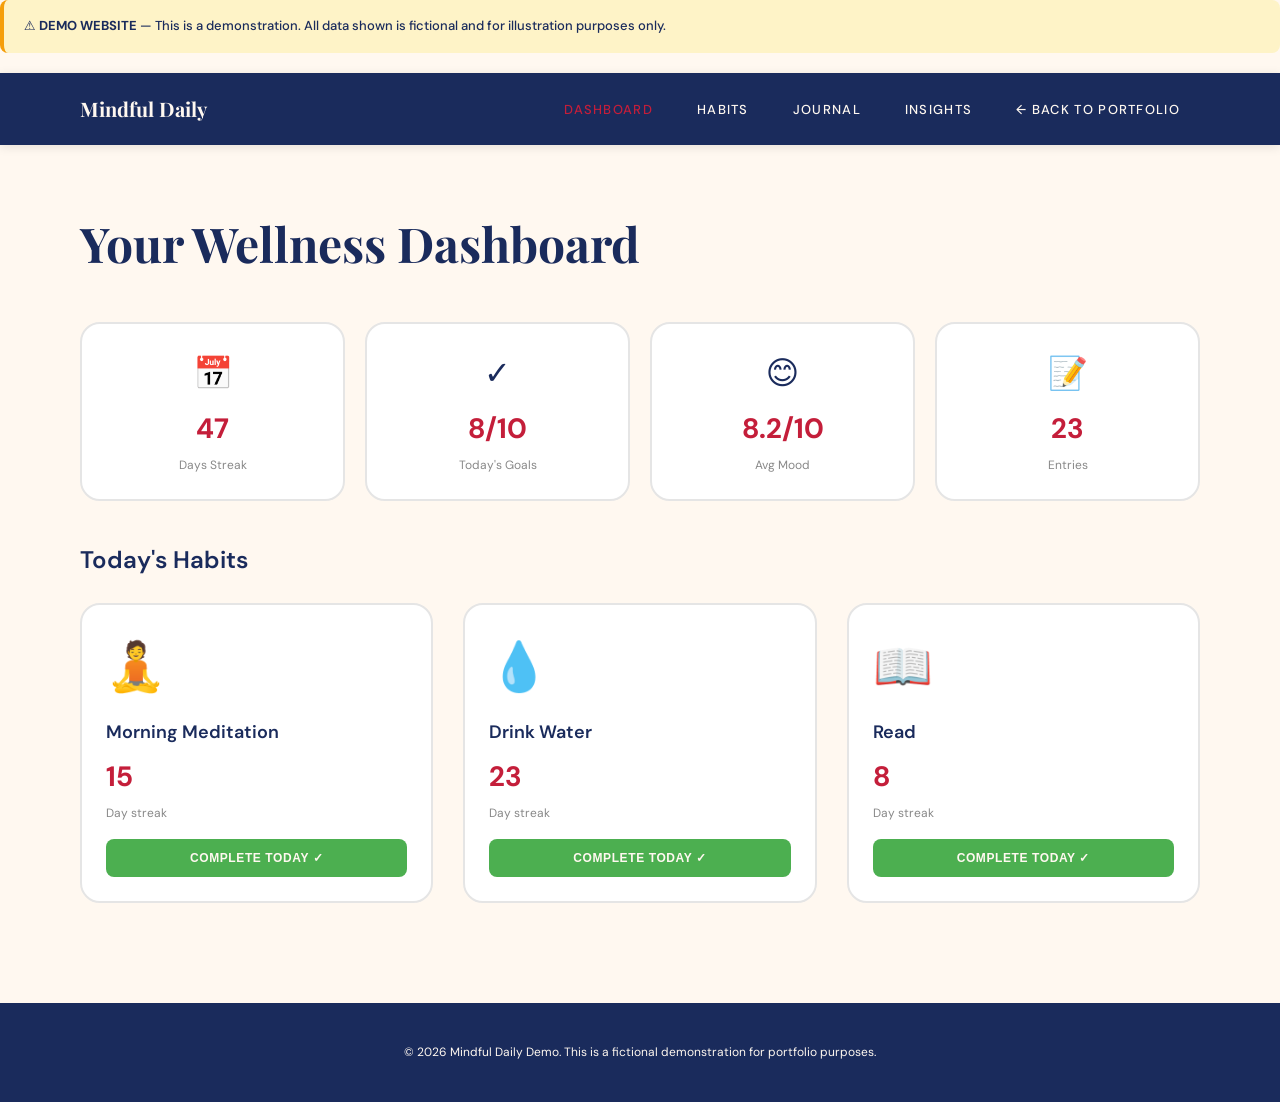
<file: mindful-demo.html>
<!DOCTYPE html>
<html lang="en">

<head>
    <meta charset="UTF-8" />
    <meta name="viewport" content="width=device-width, initial-scale=1.0" />
    <title>Mindful Daily — Demo</title>
    <link rel="preconnect" href="https://fonts.googleapis.com">
    <link
        href="https://fonts.googleapis.com/css2?family=Playfair+Display:ital,wght@0,400;0,700;1,400&family=DM+Sans:wght@300;400;500&display=swap"
        rel="stylesheet">
    <link rel="stylesheet" href="https://cdnjs.cloudflare.com/ajax/libs/font-awesome/6.5.0/css/all.min.css">
    <style>
        :root {
            --ruby-red: #C41E3A;
            --dark-navy: #1A2B5C;
            --cream-white: #FFF8F0;
            --white: #FFFFFF;
            --black: #000000;
            --gray-light: #F5F5F5;
            --border-radius: 20px;
        }

        * {
            margin: 0;
            padding: 0;
            box-sizing: border-box;
        }

        body {
            font-family: 'DM Sans', system-ui, sans-serif;
            background: var(--cream-white);
            color: var(--dark-navy);
            line-height: 1.6;
        }

        .demo-disclaimer {
            background: #FEF3C7;
            border-left: 4px solid #F59E0B;
            padding: 16px 20px;
            margin-bottom: 20px;
            border-radius: 8px;
            font-size: 13px;
            font-weight: 500;
        }

        header {
            background: var(--dark-navy);
            color: var(--cream-white);
            padding: 20px 0;
            position: sticky;
            top: 0;
            z-index: 100;
            box-shadow: 0 2px 10px rgba(0, 0, 0, 0.1);
        }

        .header-container {
            max-width: 1200px;
            margin: 0 auto;
            padding: 0 40px;
            display: flex;
            justify-content: space-between;
            align-items: center;
        }

        .logo {
            font-family: 'Playfair Display', Georgia, serif;
            font-size: 20px;
            font-weight: 700;
        }

        nav a {
            color: var(--cream-white);
            text-decoration: none;
            margin: 0 20px;
            font-size: 13px;
            font-weight: 500;
            text-transform: uppercase;
            letter-spacing: 0.1em;
            transition: color 0.3s;
        }

        nav a:hover,
        nav a.active {
            color: var(--ruby-red);
        }

        .container {
            max-width: 1200px;
            margin: 0 auto;
            padding: 60px 40px;
        }

        .page-title {
            font-family: 'Playfair Display', Georgia, serif;
            font-size: 48px;
            font-weight: 700;
            margin-bottom: 40px;
            color: var(--dark-navy);
        }

        .habits-grid {
            display: grid;
            grid-template-columns: repeat(3, 1fr);
            gap: 30px;
            margin-bottom: 40px;
        }

        .habit-card {
            background: var(--white);
            border: 2px solid #E5E5E5;
            border-radius: var(--border-radius);
            padding: 24px;
            transition: all 0.3s;
        }

        .habit-card:hover {
            border-color: var(--ruby-red);
            transform: translateY(-5px);
        }

        .habit-icon {
            font-size: 48px;
            margin-bottom: 12px;
        }

        .habit-name {
            font-size: 18px;
            font-weight: 600;
            margin-bottom: 8px;
        }

        .habit-streak {
            font-size: 28px;
            font-weight: 700;
            color: var(--ruby-red);
            margin-bottom: 4px;
        }

        .habit-info {
            font-size: 12px;
            color: #888;
            margin-bottom: 16px;
        }

        .btn {
            padding: 12px 24px;
            background: var(--ruby-red);
            color: var(--cream-white);
            border: none;
            border-radius: 8px;
            cursor: pointer;
            font-weight: 600;
            text-transform: uppercase;
            letter-spacing: 0.05em;
            font-size: 12px;
            transition: all 0.3s;
            width: 100%;
            display: block;
        }

        .btn:hover {
            background: var(--dark-navy);
        }

        .btn-check {
            background: #4CAF50;
        }

        .btn-check:hover {
            background: #45a049;
        }

        .journal-entry {
            background: var(--white);
            border: 2px solid #E5E5E5;
            border-radius: var(--border-radius);
            padding: 24px;
            margin-bottom: 24px;
        }

        .entry-date {
            font-size: 12px;
            font-weight: 600;
            text-transform: uppercase;
            letter-spacing: 0.1em;
            color: var(--ruby-red);
            margin-bottom: 8px;
        }

        .entry-mood {
            font-size: 36px;
            margin-bottom: 12px;
        }

        .entry-text {
            font-size: 14px;
            color: #555;
            line-height: 1.7;
            margin-bottom: 12px;
        }

        .form-group {
            margin-bottom: 20px;
        }

        .form-group label {
            display: block;
            margin-bottom: 8px;
            font-weight: 600;
            font-size: 13px;
            text-transform: uppercase;
            letter-spacing: 0.1em;
        }

        .form-group input,
        .form-group textarea,
        .form-group select {
            width: 100%;
            padding: 12px;
            border: 2px solid #E5E5E5;
            border-radius: 8px;
            font-family: inherit;
            font-size: 14px;
            transition: border-color 0.3s;
        }

        .form-group input:focus,
        .form-group textarea:focus,
        .form-group select:focus {
            outline: none;
            border-color: var(--ruby-red);
        }

        .insights-grid {
            display: grid;
            grid-template-columns: repeat(2, 1fr);
            gap: 30px;
            margin-bottom: 40px;
        }

        .insight-card {
            background: var(--white);
            border: 2px solid #E5E5E5;
            border-radius: var(--border-radius);
            padding: 24px;
        }

        .insight-title {
            font-family: 'Playfair Display', Georgia, serif;
            font-size: 24px;
            font-weight: 700;
            margin-bottom: 16px;
        }

        .insight-stat {
            display: flex;
            justify-content: space-between;
            padding: 12px 0;
            border-bottom: 1px solid #E5E5E5;
            font-size: 14px;
        }

        .insight-stat:last-child {
            border-bottom: none;
        }

        .stat-value {
            font-weight: 700;
            color: var(--ruby-red);
        }

        .progress-bar {
            width: 100%;
            height: 8px;
            background: #E5E5E5;
            border-radius: 4px;
            overflow: hidden;
            margin: 12px 0;
        }

        .progress-fill {
            height: 100%;
            background: var(--ruby-red);
            border-radius: 4px;
        }

        .settings-form {
            background: var(--white);
            border: 2px solid #E5E5E5;
            border-radius: var(--border-radius);
            padding: 32px;
            max-width: 600px;
        }

        .back-link {
            display: inline-block;
            margin-bottom: 30px;
            color: var(--ruby-red);
            text-decoration: none;
            font-weight: 600;
            font-size: 13px;
        }

        .back-link:hover {
            color: var(--dark-navy);
        }

        .page {
            display: none;
        }

        .page.active {
            display: block;
        }

        footer {
            background: var(--dark-navy);
            color: var(--cream-white);
            padding: 40px;
            text-align: center;
            font-size: 12px;
        }

        @media (max-width: 768px) {
            .habits-grid {
                grid-template-columns: repeat(2, 1fr);
                gap: 20px;
            }

            .insights-grid {
                grid-template-columns: 1fr;
            }

            .container {
                padding: 40px 20px;
            }
        }
    </style>
</head>

<body>

    <div class="demo-disclaimer">
        <strong>⚠️ DEMO WEBSITE</strong> — This is a demonstration. All data shown is fictional and for illustration
        purposes only.
    </div>

    <header>
        <div class="header-container">
            <div class="logo">Mindful Daily</div>
            <nav>
                <a href="#" onclick="showPage('dashboard')" class="nav-link active">Dashboard</a>
                <a href="#" onclick="showPage('habits')" class="nav-link">Habits</a>
                <a href="#" onclick="showPage('journal')" class="nav-link">Journal</a>
                <a href="#" onclick="showPage('insights')" class="nav-link">Insights</a>
                <a href="index.html" class="nav-link">← Back to Portfolio</a>
            </nav>
        </div>
    </header>

    <!-- DASHBOARD PAGE -->
    <div id="dashboard" class="page active">
        <div class="container">
            <h1 class="page-title">Your Wellness Dashboard</h1>

            <div style="display: grid; grid-template-columns: repeat(4, 1fr); gap: 20px; margin-bottom: 40px;">
                <div
                    style="background: var(--white); border: 2px solid #E5E5E5; border-radius: var(--border-radius); padding: 24px; text-align: center;">
                    <div style="font-size: 32px; margin-bottom: 8px;">📅</div>
                    <div style="font-size: 28px; font-weight: 700; color: var(--ruby-red); margin-bottom: 4px;">47</div>
                    <div style="font-size: 12px; color: #888;">Days Streak</div>
                </div>
                <div
                    style="background: var(--white); border: 2px solid #E5E5E5; border-radius: var(--border-radius); padding: 24px; text-align: center;">
                    <div style="font-size: 32px; margin-bottom: 8px;">✓</div>
                    <div style="font-size: 28px; font-weight: 700; color: var(--ruby-red); margin-bottom: 4px;">8/10
                    </div>
                    <div style="font-size: 12px; color: #888;">Today's Goals</div>
                </div>
                <div
                    style="background: var(--white); border: 2px solid #E5E5E5; border-radius: var(--border-radius); padding: 24px; text-align: center;">
                    <div style="font-size: 32px; margin-bottom: 8px;">😊</div>
                    <div style="font-size: 28px; font-weight: 700; color: var(--ruby-red); margin-bottom: 4px;">8.2/10
                    </div>
                    <div style="font-size: 12px; color: #888;">Avg Mood</div>
                </div>
                <div
                    style="background: var(--white); border: 2px solid #E5E5E5; border-radius: var(--border-radius); padding: 24px; text-align: center;">
                    <div style="font-size: 32px; margin-bottom: 8px;">📝</div>
                    <div style="font-size: 28px; font-weight: 700; color: var(--ruby-red); margin-bottom: 4px;">23</div>
                    <div style="font-size: 12px; color: #888;">Entries</div>
                </div>
            </div>

            <h2 style="font-size: 24px; font-weight: 600; margin-bottom: 24px;">Today's Habits</h2>
            <div class="habits-grid">
                <div class="habit-card">
                    <div class="habit-icon">🧘</div>
                    <div class="habit-name">Morning Meditation</div>
                    <div class="habit-streak">15</div>
                    <div class="habit-info">Day streak</div>
                    <button class="btn btn-check">Complete Today ✓</button>
                </div>
                <div class="habit-card">
                    <div class="habit-icon">💧</div>
                    <div class="habit-name">Drink Water</div>
                    <div class="habit-streak">23</div>
                    <div class="habit-info">Day streak</div>
                    <button class="btn btn-check">Complete Today ✓</button>
                </div>
                <div class="habit-card">
                    <div class="habit-icon">📖</div>
                    <div class="habit-name">Read</div>
                    <div class="habit-streak">8</div>
                    <div class="habit-info">Day streak</div>
                    <button class="btn btn-check">Complete Today ✓</button>
                </div>
            </div>
        </div>
    </div>

    <!-- HABITS PAGE -->
    <div id="habits" class="page">
        <div class="container">
            <h1 class="page-title">Manage Your Habits</h1>

            <div
                style="background: var(--white); border: 2px solid #E5E5E5; border-radius: var(--border-radius); padding: 32px; margin-bottom: 40px;">
                <h3 style="margin-bottom: 24px; font-size: 18px; font-weight: 600;">Create New Habit</h3>
                <div class="form-group">
                    <label>Habit Name</label>
                    <input type="text" placeholder="e.g., Exercise">
                </div>
                <div class="form-group">
                    <label>Emoji Icon</label>
                    <input type="text" placeholder="e.g., 💪">
                </div>
                <div class="form-group">
                    <label>Frequency</label>
                    <select>
                        <option>Daily</option>
                        <option>Weekly</option>
                        <option>Few times a week</option>
                    </select>
                </div>
                <div class="form-group">
                    <label>Description</label>
                    <textarea rows="3" placeholder="Why is this habit important to you?"></textarea>
                </div>
                <button class="btn">Create Habit</button>
            </div>

            <h2 style="font-size: 24px; font-weight: 600; margin-bottom: 24px;">Your Active Habits</h2>
            <div class="habits-grid">
                <div class="habit-card">
                    <div class="habit-icon">🧘</div>
                    <div class="habit-name">Morning Meditation</div>
                    <div class="habit-streak">15</div>
                    <div class="habit-info">Day streak — Daily</div>
                    <div class="progress-bar">
                        <div class="progress-fill" style="width: 100%;"></div>
                    </div>
                    <button class="btn">Mark as Done</button>
                </div>
                <div class="habit-card">
                    <div class="habit-icon">💧</div>
                    <div class="habit-name">Drink Water</div>
                    <div class="habit-streak">23</div>
                    <div class="habit-info">Day streak — Daily</div>
                    <div class="progress-bar">
                        <div class="progress-fill" style="width: 92%;"></div>
                    </div>
                    <button class="btn">Mark as Done</button>
                </div>
                <div class="habit-card">
                    <div class="habit-icon">📖</div>
                    <div class="habit-name">Read</div>
                    <div class="habit-streak">8</div>
                    <div class="habit-info">Day streak — Daily</div>
                    <div class="progress-bar">
                        <div class="progress-fill" style="width: 67%;"></div>
                    </div>
                    <button class="btn">Mark as Done</button>
                </div>
                <div class="habit-card">
                    <div class="habit-icon">💪</div>
                    <div class="habit-name">Exercise</div>
                    <div class="habit-streak">12</div>
                    <div class="habit-info">Day streak — Daily</div>
                    <div class="progress-bar">
                        <div class="progress-fill" style="width: 80%;"></div>
                    </div>
                    <button class="btn">Mark as Done</button>
                </div>
                <div class="habit-card">
                    <div class="habit-icon">😴</div>
                    <div class="habit-name">Good Sleep</div>
                    <div class="habit-streak">19</div>
                    <div class="habit-info">Day streak — Daily</div>
                    <div class="progress-bar">
                        <div class="progress-fill" style="width: 85%;"></div>
                    </div>
                    <button class="btn">Mark as Done</button>
                </div>
                <div class="habit-card">
                    <div class="habit-icon">🧘‍♀️</div>
                    <div class="habit-name">Gratitude</div>
                    <div class="habit-streak">31</div>
                    <div class="habit-info">Day streak — Daily</div>
                    <div class="progress-bar">
                        <div class="progress-fill" style="width: 100%;"></div>
                    </div>
                    <button class="btn">Mark as Done</button>
                </div>
            </div>
        </div>
    </div>

    <!-- JOURNAL PAGE -->
    <div id="journal" class="page">
        <div class="container">
            <h1 class="page-title">Mood Journal</h1>

            <div
                style="background: var(--white); border: 2px solid #E5E5E5; border-radius: var(--border-radius); padding: 32px; margin-bottom: 40px;">
                <h3 style="margin-bottom: 24px; font-size: 18px; font-weight: 600;">New Journal Entry</h3>
                <div class="form-group">
                    <label>How are you feeling today?</label>
                    <select>
                        <option>😔 Very Sad</option>
                        <option>☹️ Sad</option>
                        <option>😐 Neutral</option>
                        <option selected>🙂 Good</option>
                        <option>😊 Very Happy</option>
                    </select>
                </div>
                <div class="form-group">
                    <label>Rate your mood (1-10)</label>
                    <input type="number" min="1" max="10" value="8">
                </div>
                <div class="form-group">
                    <label>What's on your mind?</label>
                    <textarea rows="5" placeholder="Write about your thoughts and feelings..."></textarea>
                </div>
                <button class="btn">Save Entry</button>
            </div>

            <h2 style="font-size: 24px; font-weight: 600; margin-bottom: 24px;">Recent Entries</h2>

            <div class="journal-entry">
                <div class="entry-date">Today, April 16, 2026</div>
                <div class="entry-mood">😊</div>
                <div style="font-size: 12px; font-weight: 600; margin-bottom: 12px;">Mood: 8/10</div>
                <div class="entry-text">
                    Great day today! Completed my morning meditation and had a productive work session. The weather was
                    beautiful, and I took a walk in the park. Feeling grateful for the little things.
                </div>
            </div>

            <div class="journal-entry">
                <div class="entry-date">April 15, 2026</div>
                <div class="entry-mood">🙂</div>
                <div style="font-size: 12px; font-weight: 600; margin-bottom: 12px;">Mood: 7/10</div>
                <div class="entry-text">
                    Had a nice conversation with a friend. Feeling content but a bit tired. Started a new book that I'm
                    really enjoying. Looking forward to a relaxing weekend.
                </div>
            </div>

            <div class="journal-entry">
                <div class="entry-date">April 14, 2026</div>
                <div class="entry-mood">😐</div>
                <div style="font-size: 12px; font-weight: 600; margin-bottom: 12px;">Mood: 6/10</div>
                <div class="entry-text">
                    Busy day at work. Had some challenging meetings but learned a lot. Feeling neutral overall. Need to
                    practice self-care and relax tonight.
                </div>
            </div>
        </div>
    </div>

    <!-- INSIGHTS PAGE -->
    <div id="insights" class="page">
        <div class="container">
            <h1 class="page-title">Weekly Insights</h1>

            <div class="insights-grid">
                <div class="insight-card">
                    <div class="insight-title">Mood Trends</div>
                    <div class="insight-stat">
                        <span>Average Mood</span>
                        <span class="stat-value">8.2/10</span>
                    </div>
                    <div class="insight-stat">
                        <span>Best Day</span>
                        <span class="stat-value">Monday</span>
                    </div>
                    <div class="insight-stat">
                        <span>Days Tracked</span>
                        <span class="stat-value">23</span>
                    </div>
                    <div class="insight-stat">
                        <span>Improvement</span>
                        <span class="stat-value">+15%</span>
                    </div>
                </div>

                <div class="insight-card">
                    <div class="insight-title">Habit Completion</div>
                    <div class="insight-stat">
                        <span>Meditation</span>
                        <span class="stat-value">94%</span>
                    </div>
                    <div class="progress-bar">
                        <div class="progress-fill" style="width: 94%;"></div>
                    </div>
                    <div class="insight-stat" style="padding-top: 16px;">
                        <span>Exercise</span>
                        <span class="stat-value">87%</span>
                    </div>
                    <div class="progress-bar">
                        <div class="progress-fill" style="width: 87%;"></div>
                    </div>
                    <div class="insight-stat" style="padding-top: 16px;">
                        <span>Reading</span>
                        <span class="stat-value">72%</span>
                    </div>
                    <div class="progress-bar">
                        <div class="progress-fill" style="width: 72%;"></div>
                    </div>
                </div>
            </div>

            <div
                style="background: var(--white); border: 2px solid #E5E5E5; border-radius: var(--border-radius); padding: 32px;">
                <h3 style="margin-bottom: 24px; font-size: 18px; font-weight: 600;">Weekly Summary</h3>
                <p style="color: #666; line-height: 1.8; margin-bottom: 16px;">
                    <strong>Great week ahead!</strong> You're maintaining an excellent habit streak with our meditation
                    practice. Your mood has been consistently positive, especially on weekends. Keep up the gratitude
                    practice — it seems to correlate with your best days. Consider adding one new habit this week to
                    challenge yourself.
                </p>
                <button class="btn">Download Full Report</button>
            </div>
        </div>
    </div>

    <footer>
        <p>&copy; 2026 Mindful Daily Demo. This is a fictional demonstration for portfolio purposes.</p>
    </footer>

    <script>
        function showPage(pageId) {
            document.querySelectorAll('.page').forEach(page => {
                page.classList.remove('active');
            });

            document.querySelectorAll('.nav-link').forEach(link => {
                link.classList.remove('active');
            });

            document.getElementById(pageId).classList.add('active');

            if (event && event.target && event.target.classList.contains('nav-link')) {
                event.target.classList.add('active');
            }

            window.scrollTo(0, 0);
        }
    </script>

</body>

</html>
</file>
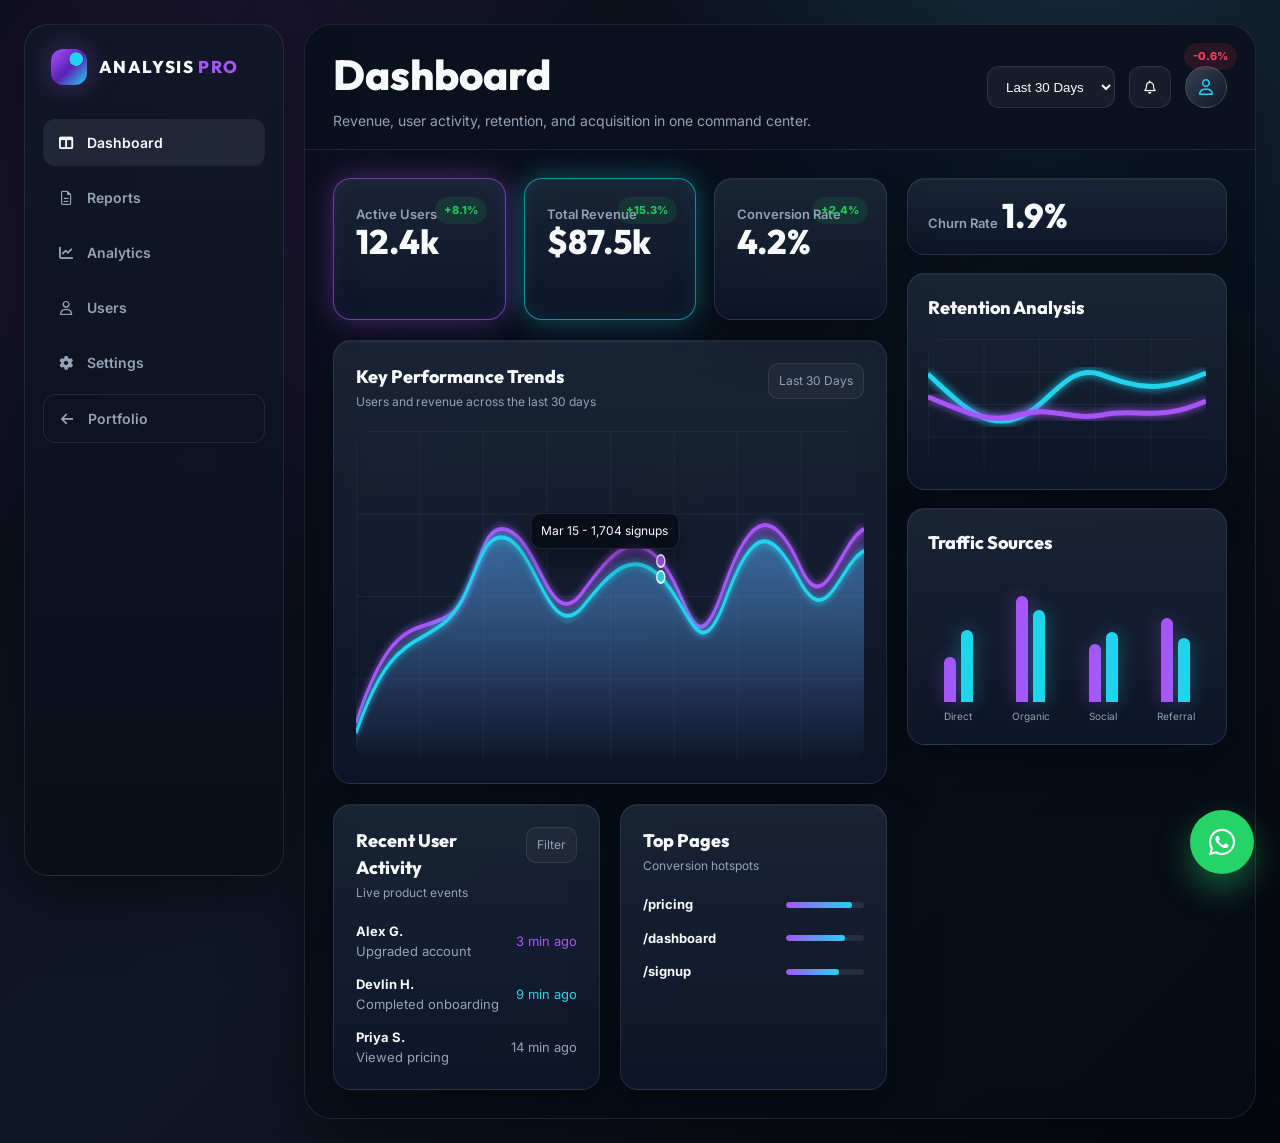
<file: pages/dashboard-demo.html>
<!DOCTYPE html>
<html lang="en">

<head>
    <meta charset="UTF-8" />
    <meta name="viewport" content="width=device-width, initial-scale=1.0" />
    <title>Analysis Pro - Dashboard Demo</title>
    <link rel="preconnect" href="https://fonts.googleapis.com">
    <link rel="preconnect" href="https://fonts.gstatic.com" crossorigin>
    <link
        href="https://fonts.googleapis.com/css2?family=Inter:wght@400;500;600;700;800&family=Outfit:wght@500;600;700;800&display=swap"
        rel="stylesheet">
    <link rel="stylesheet" href="https://cdnjs.cloudflare.com/ajax/libs/font-awesome/6.5.0/css/all.min.css">
    <style>
        :root {
            --bg: #070B13;
            --panel: #111722;
            --panel-soft: #171E2B;
            --panel-glass: rgba(18, 25, 38, 0.82);
            --border: rgba(148, 163, 184, 0.16);
            --border-strong: rgba(148, 163, 184, 0.28);
            --text: #F8FAFC;
            --muted: #94A3B8;
            --dim: #64748B;
            --cyan: #22D3EE;
            --purple: #A855F7;
            --green: #22C55E;
            --red: #F43F5E;
            --sidebar: #0D121C;
            --shadow-cyan: 0 0 28px rgba(34, 211, 238, 0.35);
            --shadow-purple: 0 0 28px rgba(168, 85, 247, 0.35);
            --radius: 18px;
        }

        * {
            box-sizing: border-box;
            margin: 0;
            padding: 0;
        }

        html {
            overflow-x: hidden;
        }

        body {
            min-height: 100vh;
            font-family: 'Inter', system-ui, sans-serif;
            background:
                radial-gradient(circle at 18% 18%, rgba(168, 85, 247, 0.18), transparent 30%),
                radial-gradient(circle at 82% 12%, rgba(34, 211, 238, 0.14), transparent 28%),
                linear-gradient(135deg, #070B13 0%, #111827 48%, #05070D 100%);
            color: var(--text);
            line-height: 1.5;
            overflow-x: hidden;
        }

        a {
            color: inherit;
            text-decoration: none;
        }

        button {
            font-family: inherit;
        }

        .demo-shell {
            min-height: 100vh;
            display: grid;
            grid-template-columns: 260px 1fr;
            padding: 24px;
            gap: 20px;
        }

        .sidebar {
            position: sticky;
            top: 24px;
            height: calc(100vh - 48px);
            background: linear-gradient(180deg, rgba(17, 24, 39, 0.96), rgba(11, 15, 25, 0.96));
            border: 1px solid var(--border);
            border-radius: 24px;
            padding: 24px 18px;
            box-shadow: 0 24px 70px rgba(0, 0, 0, 0.45);
            display: flex;
            flex-direction: column;
            z-index: 20;
        }

        .brand {
            display: flex;
            align-items: center;
            gap: 12px;
            margin-bottom: 34px;
            padding: 0 8px;
        }

        .brand-mark {
            width: 36px;
            height: 36px;
            border-radius: 12px;
            background:
                radial-gradient(circle at 70% 28%, #22D3EE 0 18%, transparent 19%),
                linear-gradient(135deg, var(--purple), #5B21B6 52%, var(--cyan));
            box-shadow: var(--shadow-purple);
        }

        .brand span {
            font-family: 'Outfit', sans-serif;
            font-size: 17px;
            font-weight: 800;
            letter-spacing: 0.08em;
            text-transform: uppercase;
        }

        .brand em {
            color: var(--purple);
            font-style: normal;
        }

        .nav-menu {
            display: grid;
            gap: 8px;
        }

        .nav-link {
            display: flex;
            align-items: center;
            gap: 12px;
            padding: 13px 14px;
            border-radius: 12px;
            color: var(--muted);
            font-size: 14px;
            font-weight: 600;
            transition: 0.25s ease;
        }

        .nav-link i {
            width: 18px;
            text-align: center;
        }

        .nav-link:hover,
        .nav-link.active {
            background: rgba(148, 163, 184, 0.12);
            color: var(--text);
        }

        .back-link {
            margin-top: auto;
            color: var(--muted);
            border: 1px solid var(--border);
        }

        .main {
            min-width: 0;
            background: rgba(8, 13, 23, 0.72);
            border: 1px solid var(--border);
            border-radius: 28px;
            overflow: hidden;
            box-shadow: 0 24px 80px rgba(0, 0, 0, 0.45);
            backdrop-filter: blur(18px);
        }

        .topbar {
            min-height: 78px;
            padding: 18px 28px;
            display: flex;
            align-items: center;
            justify-content: space-between;
            gap: 20px;
            border-bottom: 1px solid var(--border);
            background: rgba(12, 18, 29, 0.76);
        }

        .mobile-menu-toggle {
            display: none;
            width: 44px;
            height: 44px;
            align-items: center;
            justify-content: center;
            border: 1px solid var(--border-strong);
            border-radius: 12px;
            background: rgba(255, 255, 255, 0.04);
            color: var(--text);
            font-size: 18px;
            cursor: pointer;
        }

        .title-block h1 {
            font-family: 'Outfit', sans-serif;
            font-size: clamp(28px, 4vw, 42px);
            font-weight: 800;
            letter-spacing: 0;
        }

        .title-block p {
            color: var(--muted);
            font-size: 14px;
            margin-top: 4px;
        }

        .top-actions {
            display: flex;
            align-items: center;
            gap: 14px;
        }

        .range-select,
        .icon-button {
            border: 1px solid var(--border);
            color: var(--text);
            background: rgba(255, 255, 255, 0.05);
            border-radius: 12px;
            height: 42px;
        }

        .range-select {
            padding: 0 14px;
            color-scheme: dark;
        }

        .icon-button {
            width: 42px;
            cursor: pointer;
        }

        .avatar {
            width: 42px;
            height: 42px;
            border-radius: 50%;
            background: linear-gradient(135deg, #334155, #111827);
            border: 1px solid var(--border-strong);
            display: grid;
            place-items: center;
            color: var(--cyan);
        }

        .page {
            display: none;
            padding: 28px;
        }

        .page.active {
            display: block;
        }

        .dashboard-layout {
            display: grid;
            grid-template-columns: minmax(0, 1fr) 320px;
            gap: 20px;
        }

        .metrics-grid {
            display: grid;
            grid-template-columns: repeat(3, minmax(0, 1fr));
            gap: 18px;
            margin-bottom: 20px;
        }

        .metric-card,
        .panel,
        .mini-panel {
            background: linear-gradient(180deg, rgba(30, 41, 59, 0.82), rgba(15, 23, 42, 0.92));
            border: 1px solid var(--border);
            border-radius: var(--radius);
            box-shadow: inset 0 1px 0 rgba(255, 255, 255, 0.04), 0 18px 50px rgba(0, 0, 0, 0.28);
        }

        .metric-card {
            padding: 22px;
            min-height: 142px;
            position: relative;
            overflow: hidden;
        }

        .metric-card::before {
            content: '';
            position: absolute;
            inset: 0;
            opacity: 0;
            transition: 0.25s ease;
            pointer-events: none;
        }

        .metric-card:hover::before,
        .metric-card.glow-cyan::before,
        .metric-card.glow-purple::before {
            opacity: 1;
        }

        .metric-card.glow-cyan {
            border-color: rgba(34, 211, 238, 0.62);
            box-shadow: var(--shadow-cyan), inset 0 0 22px rgba(34, 211, 238, 0.08);
        }

        .metric-card.glow-purple {
            border-color: rgba(168, 85, 247, 0.62);
            box-shadow: var(--shadow-purple), inset 0 0 22px rgba(168, 85, 247, 0.08);
        }

        .metric-label {
            color: var(--muted);
            font-size: 13px;
            font-weight: 600;
        }

        .metric-value {
            margin-top: 12px;
            font-family: 'Outfit', sans-serif;
            font-size: 34px;
            line-height: 1;
            font-weight: 800;
        }

        .metric-chip {
            position: absolute;
            top: 18px;
            right: 18px;
            padding: 5px 9px;
            border-radius: 999px;
            font-size: 11px;
            font-weight: 800;
            color: var(--green);
            background: rgba(34, 197, 94, 0.12);
        }

        .metric-chip.down {
            color: var(--red);
            background: rgba(244, 63, 94, 0.12);
        }

        .panel {
            padding: 22px;
        }

        .panel-header {
            display: flex;
            justify-content: space-between;
            align-items: flex-start;
            gap: 16px;
            margin-bottom: 20px;
        }

        .panel-title {
            font-family: 'Outfit', sans-serif;
            font-size: 18px;
            font-weight: 800;
        }

        .panel-subtitle {
            color: var(--muted);
            font-size: 12px;
            margin-top: 3px;
        }

        .filter-pill {
            border: 1px solid var(--border);
            border-radius: 10px;
            padding: 8px 10px;
            color: var(--muted);
            font-size: 12px;
            background: rgba(255, 255, 255, 0.04);
            white-space: nowrap;
        }

        .chart-wrap {
            min-height: 330px;
            border-radius: 16px;
            position: relative;
            overflow: hidden;
            background:
                linear-gradient(rgba(148, 163, 184, 0.08) 1px, transparent 1px),
                linear-gradient(90deg, rgba(148, 163, 184, 0.08) 1px, transparent 1px);
            background-size: 100% 25%, 12.5% 100%;
        }

        .chart-svg {
            position: absolute;
            inset: 0;
            width: 100%;
            height: 100%;
        }

        .chart-tooltip {
            position: absolute;
            top: 82px;
            left: 49%;
            transform: translateX(-50%);
            padding: 8px 10px;
            border-radius: 10px;
            background: rgba(8, 13, 23, 0.92);
            border: 1px solid var(--border);
            color: var(--text);
            font-size: 12px;
            box-shadow: 0 10px 30px rgba(0, 0, 0, 0.35);
        }

        .bottom-grid {
            display: grid;
            grid-template-columns: 1fr 1fr;
            gap: 20px;
            margin-top: 20px;
        }

        .activity-list,
        .pages-list {
            display: grid;
            gap: 14px;
        }

        .activity-row,
        .page-row {
            display: grid;
            grid-template-columns: 1fr auto;
            gap: 16px;
            align-items: center;
            color: var(--muted);
            font-size: 13px;
        }

        .activity-name,
        .page-name {
            color: var(--text);
            font-weight: 700;
        }

        .spark {
            width: 78px;
            height: 6px;
            border-radius: 999px;
            background: rgba(255, 255, 255, 0.08);
            overflow: hidden;
        }

        .spark span {
            display: block;
            height: 100%;
            border-radius: inherit;
            background: linear-gradient(90deg, var(--purple), var(--cyan));
        }

        .right-column {
            display: grid;
            gap: 18px;
            align-content: start;
        }

        .mini-panel {
            padding: 20px;
        }

        .mini-chart {
            height: 130px;
            margin-top: 18px;
            border-radius: 14px;
            position: relative;
            overflow: hidden;
            background:
                linear-gradient(rgba(148, 163, 184, 0.08) 1px, transparent 1px),
                linear-gradient(90deg, rgba(148, 163, 184, 0.08) 1px, transparent 1px);
            background-size: 100% 25%, 20% 100%;
        }

        .bar-chart {
            height: 150px;
            margin-top: 18px;
            display: flex;
            align-items: flex-end;
            gap: 12px;
        }

        .bar-stack {
            flex: 1;
            display: grid;
            gap: 7px;
            justify-items: center;
            color: var(--muted);
            font-size: 10px;
        }

        .bars {
            height: 118px;
            display: flex;
            align-items: flex-end;
            gap: 5px;
        }

        .bar {
            width: 12px;
            border-radius: 8px 8px 0 0;
            background: var(--purple);
            box-shadow: 0 0 18px rgba(168, 85, 247, 0.35);
        }

        .bar.cyan {
            background: var(--cyan);
            box-shadow: 0 0 18px rgba(34, 211, 238, 0.35);
        }

        .content-card {
            background: var(--panel-glass);
            border: 1px solid var(--border);
            border-radius: var(--radius);
            padding: 24px;
            max-width: 820px;
        }

        .content-card h2 {
            font-family: 'Outfit', sans-serif;
            font-size: 26px;
            margin-bottom: 12px;
        }

        .content-card p {
            color: var(--muted);
            margin-bottom: 18px;
        }

        .setting-row {
            display: flex;
            justify-content: space-between;
            align-items: center;
            gap: 20px;
            padding: 18px 0;
            border-bottom: 1px solid var(--border);
        }

        .setting-row:last-child {
            border-bottom: none;
        }

        .button {
            border: 0;
            border-radius: 12px;
            padding: 13px 18px;
            color: #06111A;
            background: linear-gradient(135deg, var(--cyan), #38BDF8);
            font-weight: 800;
            cursor: pointer;
            box-shadow: var(--shadow-cyan);
        }

        .whatsapp-float {
            position: fixed;
            right: 26px;
            bottom: 26px;
            width: 64px;
            height: 64px;
            border-radius: 50%;
            display: grid;
            place-items: center;
            color: #FFFFFF;
            background: #25D366;
            font-size: 30px;
            z-index: 60;
            box-shadow: 0 14px 34px rgba(37, 211, 102, 0.42);
        }

        @media (max-width: 1100px) {
            .demo-shell {
                grid-template-columns: 1fr;
                padding: 14px;
            }

            .sidebar {
                position: fixed;
                top: 92px;
                left: 14px;
                right: 14px;
                height: auto;
                max-height: 0;
                overflow: hidden;
                padding: 0 18px;
                transition: max-height 0.3s ease, padding 0.3s ease;
            }

            .sidebar.open {
                max-height: 460px;
                padding: 18px;
            }

            .brand {
                margin-bottom: 16px;
            }

            .mobile-menu-toggle {
                display: inline-flex;
            }

            .dashboard-layout {
                grid-template-columns: 1fr;
            }

            .right-column {
                grid-template-columns: repeat(2, minmax(0, 1fr));
            }
        }

        @media (max-width: 760px) {
            .main {
                border-radius: 20px;
            }

            .topbar {
                align-items: flex-start;
                padding: 16px;
            }

            .top-actions {
                display: none;
            }

            .page {
                padding: 16px;
            }

            .metrics-grid,
            .bottom-grid,
            .right-column {
                grid-template-columns: 1fr;
            }

            .chart-wrap {
                min-height: 260px;
            }

            .setting-row {
                align-items: flex-start;
                flex-direction: column;
            }
        }

        @media (max-width: 520px) {
            .demo-shell {
                padding: 0;
            }

            .main {
                border-radius: 0;
                min-height: 100vh;
            }

            .topbar {
                position: sticky;
                top: 0;
                z-index: 30;
            }

            .sidebar {
                top: 78px;
                left: 10px;
                right: 10px;
            }

            .metric-card,
            .panel,
            .mini-panel,
            .content-card {
                border-radius: 14px;
            }

            .metric-value {
                font-size: 30px;
            }

            .whatsapp-float {
                right: 18px;
                bottom: 18px;
                width: 56px;
                height: 56px;
                font-size: 26px;
            }
        }
    </style>
</head>

<body>
    <div class="demo-shell">
        <aside class="sidebar" id="demoNavMenu">
            <div class="brand">
                <div class="brand-mark" aria-hidden="true"></div>
                <span>Analysis <em>Pro</em></span>
            </div>

            <nav class="nav-menu" aria-label="Demo navigation">
                <a href="#" onclick="showPage('dashboard', this)" class="nav-link active"><i
                        class="fa-solid fa-table-columns"></i> Dashboard</a>
                <a href="#" onclick="showPage('reports', this)" class="nav-link"><i class="fa-regular fa-file-lines"></i>
                    Reports</a>
                <a href="#" onclick="showPage('analytics', this)" class="nav-link"><i
                        class="fa-solid fa-chart-line"></i> Analytics</a>
                <a href="#" onclick="showPage('users', this)" class="nav-link"><i class="fa-regular fa-user"></i>
                    Users</a>
                <a href="#" onclick="showPage('settings', this)" class="nav-link"><i class="fa-solid fa-gear"></i>
                    Settings</a>
                <a href="../index.html" class="nav-link back-link"><i class="fa-solid fa-arrow-left"></i> Portfolio</a>
            </nav>
        </aside>

        <main class="main">
            <header class="topbar">
                <button class="mobile-menu-toggle" id="demoMenuToggle" type="button" onclick="toggleDemoMenu()"
                    aria-controls="demoNavMenu" aria-expanded="false" aria-label="Toggle navigation menu">
                    <i class="fa-solid fa-bars"></i>
                </button>

                <div class="title-block">
                    <h1>Dashboard</h1>
                    <p>Revenue, user activity, retention, and acquisition in one command center.</p>
                </div>

                <div class="top-actions">
                    <select class="range-select" aria-label="Date range">
                        <option>Last 30 Days</option>
                        <option>Last 90 Days</option>
                        <option>This Year</option>
                    </select>
                    <button class="icon-button" aria-label="Notifications"><i class="fa-regular fa-bell"></i></button>
                    <div class="avatar" aria-label="User profile"><i class="fa-regular fa-user"></i></div>
                </div>
            </header>

            <section id="dashboard" class="page active">
                <div class="dashboard-layout">
                    <div>
                        <div class="metrics-grid">
                            <article class="metric-card glow-purple">
                                <span class="metric-label">Active Users</span>
                                <strong class="metric-value">12.4k</strong>
                                <span class="metric-chip">+8.1%</span>
                            </article>
                            <article class="metric-card glow-cyan">
                                <span class="metric-label">Total Revenue</span>
                                <strong class="metric-value">$87.5k</strong>
                                <span class="metric-chip">+15.3%</span>
                            </article>
                            <article class="metric-card">
                                <span class="metric-label">Conversion Rate</span>
                                <strong class="metric-value">4.2%</strong>
                                <span class="metric-chip">+2.4%</span>
                            </article>
                        </div>

                        <article class="panel">
                            <div class="panel-header">
                                <div>
                                    <h2 class="panel-title">Key Performance Trends</h2>
                                    <p class="panel-subtitle">Users and revenue across the last 30 days</p>
                                </div>
                                <span class="filter-pill">Last 30 Days</span>
                            </div>

                            <div class="chart-wrap" aria-label="Performance trend chart">
                                <svg class="chart-svg" viewBox="0 0 760 330" preserveAspectRatio="none"
                                    aria-hidden="true">
                                    <defs>
                                        <linearGradient id="cyanFill" x1="0" x2="0" y1="0" y2="1">
                                            <stop offset="0%" stop-color="#22D3EE" stop-opacity="0.36" />
                                            <stop offset="100%" stop-color="#22D3EE" stop-opacity="0" />
                                        </linearGradient>
                                        <linearGradient id="purpleFill" x1="0" x2="0" y1="0" y2="1">
                                            <stop offset="0%" stop-color="#A855F7" stop-opacity="0.34" />
                                            <stop offset="100%" stop-color="#A855F7" stop-opacity="0" />
                                        </linearGradient>
                                        <filter id="glow">
                                            <feGaussianBlur stdDeviation="4" result="coloredBlur" />
                                            <feMerge>
                                                <feMergeNode in="coloredBlur" />
                                                <feMergeNode in="SourceGraphic" />
                                            </feMerge>
                                        </filter>
                                    </defs>
                                    <path
                                        d="M0,292 C55,178 95,205 142,183 C185,160 182,85 230,100 C275,114 292,204 338,162 C385,119 413,99 456,130 C500,166 506,242 550,157 C592,76 626,77 666,138 C702,190 723,111 760,98 L760,330 L0,330 Z"
                                        fill="url(#purpleFill)" />
                                    <path
                                        d="M0,302 C50,205 86,218 135,190 C180,164 183,94 228,108 C270,122 292,215 340,175 C383,139 414,118 456,146 C500,176 513,240 552,170 C595,92 620,96 664,150 C705,202 724,132 760,120 L760,330 L0,330 Z"
                                        fill="url(#cyanFill)" />
                                    <path
                                        d="M0,292 C55,178 95,205 142,183 C185,160 182,85 230,100 C275,114 292,204 338,162 C385,119 413,99 456,130 C500,166 506,242 550,157 C592,76 626,77 666,138 C702,190 723,111 760,98"
                                        fill="none" stroke="#A855F7" stroke-width="4" filter="url(#glow)" />
                                    <path
                                        d="M0,302 C50,205 86,218 135,190 C180,164 183,94 228,108 C270,122 292,215 340,175 C383,139 414,118 456,146 C500,176 513,240 552,170 C595,92 620,96 664,150 C705,202 724,132 760,120"
                                        fill="none" stroke="#22D3EE" stroke-width="4" filter="url(#glow)" />
                                    <circle cx="456" cy="130" r="6" fill="#A855F7" stroke="#F8FAFC" stroke-width="2" />
                                    <circle cx="456" cy="146" r="6" fill="#22D3EE" stroke="#F8FAFC" stroke-width="2" />
                                </svg>
                                <div class="chart-tooltip">Mar 15 - 1,704 signups</div>
                            </div>
                        </article>

                        <div class="bottom-grid">
                            <article class="panel">
                                <div class="panel-header">
                                    <div>
                                        <h2 class="panel-title">Recent User Activity</h2>
                                        <p class="panel-subtitle">Live product events</p>
                                    </div>
                                    <span class="filter-pill">Filter</span>
                                </div>
                                <div class="activity-list">
                                    <div class="activity-row">
                                        <div><span class="activity-name">Alex G.</span><br>Upgraded account</div>
                                        <span style="color: var(--purple);">3 min ago</span>
                                    </div>
                                    <div class="activity-row">
                                        <div><span class="activity-name">Devlin H.</span><br>Completed onboarding</div>
                                        <span style="color: var(--cyan);">9 min ago</span>
                                    </div>
                                    <div class="activity-row">
                                        <div><span class="activity-name">Priya S.</span><br>Viewed pricing</div>
                                        <span>14 min ago</span>
                                    </div>
                                </div>
                            </article>

                            <article class="panel">
                                <div class="panel-header">
                                    <div>
                                        <h2 class="panel-title">Top Pages</h2>
                                        <p class="panel-subtitle">Conversion hotspots</p>
                                    </div>
                                </div>
                                <div class="pages-list">
                                    <div class="page-row">
                                        <span class="page-name">/pricing</span>
                                        <div class="spark"><span style="width: 84%;"></span></div>
                                    </div>
                                    <div class="page-row">
                                        <span class="page-name">/dashboard</span>
                                        <div class="spark"><span style="width: 76%;"></span></div>
                                    </div>
                                    <div class="page-row">
                                        <span class="page-name">/signup</span>
                                        <div class="spark"><span style="width: 68%;"></span></div>
                                    </div>
                                </div>
                            </article>
                        </div>
                    </div>

                    <aside class="right-column">
                        <article class="mini-panel">
                            <span class="metric-label">Churn Rate</span>
                            <strong class="metric-value">1.9%</strong>
                            <span class="metric-chip down">-0.6%</span>
                        </article>

                        <article class="mini-panel">
                            <h2 class="panel-title">Retention Analysis</h2>
                            <div class="mini-chart">
                                <svg class="chart-svg" viewBox="0 0 300 130" preserveAspectRatio="none"
                                    aria-hidden="true">
                                    <path d="M0,35 C40,70 65,92 100,78 C132,65 150,25 185,35 C222,47 245,56 300,34"
                                        fill="none" stroke="#22D3EE" stroke-width="5" filter="url(#glow)" />
                                    <path d="M0,58 C38,72 65,86 98,76 C132,66 154,82 188,76 C224,68 248,84 300,62"
                                        fill="none" stroke="#A855F7" stroke-width="5" filter="url(#glow)" />
                                </svg>
                            </div>
                        </article>

                        <article class="mini-panel">
                            <h2 class="panel-title">Traffic Sources</h2>
                            <div class="bar-chart">
                                <div class="bar-stack">
                                    <div class="bars">
                                        <div class="bar" style="height: 45px;"></div>
                                        <div class="bar cyan" style="height: 72px;"></div>
                                    </div>
                                    Direct
                                </div>
                                <div class="bar-stack">
                                    <div class="bars">
                                        <div class="bar" style="height: 106px;"></div>
                                        <div class="bar cyan" style="height: 92px;"></div>
                                    </div>
                                    Organic
                                </div>
                                <div class="bar-stack">
                                    <div class="bars">
                                        <div class="bar" style="height: 58px;"></div>
                                        <div class="bar cyan" style="height: 70px;"></div>
                                    </div>
                                    Social
                                </div>
                                <div class="bar-stack">
                                    <div class="bars">
                                        <div class="bar" style="height: 84px;"></div>
                                        <div class="bar cyan" style="height: 64px;"></div>
                                    </div>
                                    Referral
                                </div>
                            </div>
                        </article>
                    </aside>
                </div>
            </section>

            <section id="reports" class="page">
                <div class="content-card">
                    <h2>Reports</h2>
                    <p>Generate executive-ready snapshots of revenue, product usage, retention, and team performance.
                    </p>
                    <div class="setting-row">
                        <div>
                            <strong>Monthly Revenue Report</strong>
                            <p>Includes MRR, expansion, contraction, and net revenue retention.</p>
                        </div>
                        <button class="button">Export</button>
                    </div>
                    <div class="setting-row">
                        <div>
                            <strong>User Growth Report</strong>
                            <p>Tracks acquisition quality, activation, and source-level conversion.</p>
                        </div>
                        <button class="button">Export</button>
                    </div>
                </div>
            </section>

            <section id="analytics" class="page">
                <div class="content-card">
                    <h2>Analytics</h2>
                    <p>Deep-dive analysis for conversion funnels, traffic source quality, and product engagement.</p>
                    <div class="metrics-grid">
                        <article class="metric-card glow-cyan">
                            <span class="metric-label">Sessions</span>
                            <strong class="metric-value">45.2k</strong>
                        </article>
                        <article class="metric-card glow-purple">
                            <span class="metric-label">Avg. Duration</span>
                            <strong class="metric-value">4m 32s</strong>
                        </article>
                        <article class="metric-card">
                            <span class="metric-label">Bounce Rate</span>
                            <strong class="metric-value">32.1%</strong>
                        </article>
                    </div>
                </div>
            </section>

            <section id="users" class="page">
                <div class="content-card">
                    <h2>Users</h2>
                    <p>Monitor active accounts, onboarding state, and high-value customer actions.</p>
                    <div class="activity-list">
                        <div class="activity-row">
                            <div><span class="activity-name">Maya R.</span><br>Enterprise lead</div>
                            <span>Active</span>
                        </div>
                        <div class="activity-row">
                            <div><span class="activity-name">Daniel K.</span><br>Trial customer</div>
                            <span>Onboarding</span>
                        </div>
                        <div class="activity-row">
                            <div><span class="activity-name">Nora P.</span><br>Product champion</div>
                            <span>Renewal</span>
                        </div>
                    </div>
                </div>
            </section>

            <section id="settings" class="page">
                <div class="content-card">
                    <h2>Settings</h2>
                    <p>Manage dashboard preferences, alerts, and account security.</p>
                    <div class="setting-row">
                        <div>
                            <strong>Revenue Alerts</strong>
                            <p>Notify when daily revenue changes by more than 12%.</p>
                        </div>
                        <button class="button">Enabled</button>
                    </div>
                    <div class="setting-row">
                        <div>
                            <strong>Executive Summary</strong>
                            <p>Send a weekly summary to stakeholders every Monday morning.</p>
                        </div>
                        <button class="button">Configure</button>
                    </div>
                </div>
            </section>
        </main>
    </div>

    <a class="whatsapp-float" href="https://wa.me/27780212021" target="_blank" aria-label="Chat on WhatsApp">
        <i class="fa-brands fa-whatsapp"></i>
    </a>

    <script>
        function toggleDemoMenu() {
            const nav = document.getElementById('demoNavMenu');
            const toggle = document.getElementById('demoMenuToggle');
            if (!nav || !toggle) return;

            const isOpen = nav.classList.toggle('open');
            toggle.setAttribute('aria-expanded', isOpen ? 'true' : 'false');
            toggle.innerHTML = isOpen ? '<i class="fa-solid fa-xmark"></i>' : '<i class="fa-solid fa-bars"></i>';
        }

        function closeDemoMenu() {
            const nav = document.getElementById('demoNavMenu');
            const toggle = document.getElementById('demoMenuToggle');
            if (!nav || !toggle) return;

            nav.classList.remove('open');
            toggle.setAttribute('aria-expanded', 'false');
            toggle.innerHTML = '<i class="fa-solid fa-bars"></i>';
        }

        function showPage(pageId, link) {
            document.querySelectorAll('.page').forEach(page => page.classList.remove('active'));
            document.querySelectorAll('.nav-link').forEach(navLink => navLink.classList.remove('active'));

            const page = document.getElementById(pageId);
            if (page) page.classList.add('active');
            if (link) link.classList.add('active');

            closeDemoMenu();
            window.scrollTo({ top: 0, behavior: 'smooth' });
        }

        document.addEventListener('keydown', event => {
            if (event.key === 'Escape') closeDemoMenu();
        });
    </script>
</body>

</html>
</file>
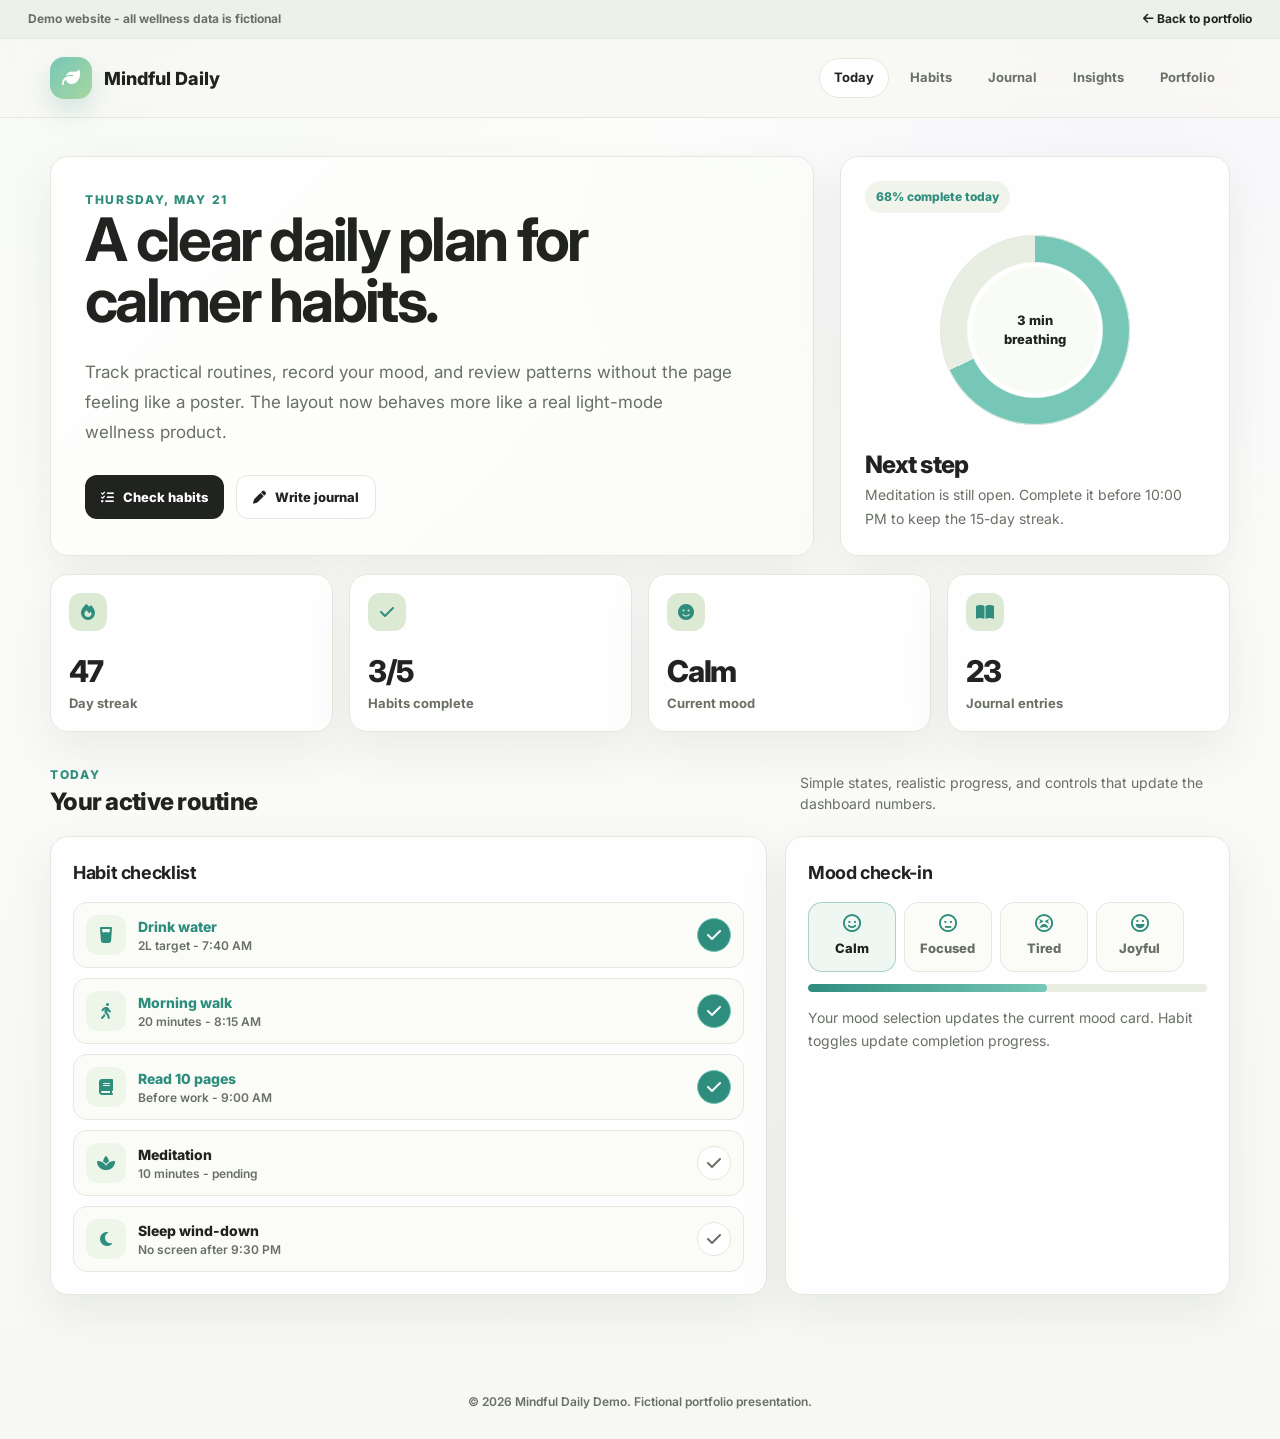
<file: pages/mindful-demo.html>
<!DOCTYPE html>
<html lang="en">

<head>
    <meta charset="UTF-8" />
    <meta name="viewport" content="width=device-width, initial-scale=1.0" />
    <title>Mindful Daily | Wellness Dashboard Demo</title>
    <link rel="preconnect" href="https://fonts.googleapis.com">
    <link rel="preconnect" href="https://fonts.gstatic.com" crossorigin>
    <link
        href="https://fonts.googleapis.com/css2?family=Inter:wght@400;500;600;700;800&display=swap"
        rel="stylesheet">
    <link rel="stylesheet" href="https://cdnjs.cloudflare.com/ajax/libs/font-awesome/6.5.0/css/all.min.css">
    <style>
        :root {
            --bg: #f7f8f4;
            --surface: #ffffff;
            --surface-soft: #fbfcf8;
            --ink: #20231f;
            --muted: #687064;
            --line: #e4e8de;
            --mint: #76c7b7;
            --mint-deep: #2f8d7e;
            --sage: #dcead4;
            --rose: #e7b8c8;
            --peach: #f4d4b7;
            --lavender: #d9d4ef;
            --warning: #d99043;
            --shadow: 0 18px 45px rgba(47, 60, 43, 0.08);
            --radius: 18px;
        }

        * {
            box-sizing: border-box;
            margin: 0;
            padding: 0;
        }

        body {
            min-height: 100vh;
            font-family: 'Inter', system-ui, sans-serif;
            color: var(--ink);
            background:
                linear-gradient(180deg, rgba(255, 255, 255, 0.72), rgba(247, 248, 244, 0.94)),
                radial-gradient(circle at 8% 0%, rgba(220, 234, 212, 0.85), transparent 30%),
                radial-gradient(circle at 88% 6%, rgba(217, 212, 239, 0.72), transparent 28%),
                var(--bg);
            line-height: 1.5;
        }

        button,
        input,
        select,
        textarea {
            font: inherit;
        }

        .demo-bar {
            display: flex;
            justify-content: space-between;
            gap: 16px;
            padding: 10px 28px;
            background: #edf2e8;
            border-bottom: 1px solid var(--line);
            color: var(--muted);
            font-size: 12px;
            font-weight: 700;
        }

        .demo-bar a {
            color: var(--ink);
            text-decoration: none;
        }

        header {
            position: sticky;
            top: 0;
            z-index: 20;
            background: rgba(247, 248, 244, 0.88);
            border-bottom: 1px solid var(--line);
            backdrop-filter: blur(18px);
        }

        .topbar {
            width: min(1180px, calc(100% - 32px));
            min-height: 78px;
            margin: 0 auto;
            display: flex;
            align-items: center;
            justify-content: space-between;
            gap: 20px;
        }

        .brand {
            display: flex;
            align-items: center;
            gap: 12px;
            color: var(--ink);
            text-decoration: none;
            font-size: 18px;
            font-weight: 800;
        }

        .brand-mark {
            width: 42px;
            height: 42px;
            display: grid;
            place-items: center;
            border-radius: 14px;
            background: linear-gradient(135deg, var(--mint), #a8d6a0);
            color: #ffffff;
            box-shadow: 0 12px 24px rgba(47, 141, 126, 0.18);
        }

        nav {
            display: flex;
            align-items: center;
            gap: 6px;
        }

        .nav-link {
            border: 1px solid transparent;
            border-radius: 999px;
            padding: 9px 14px;
            color: var(--muted);
            text-decoration: none;
            font-size: 13px;
            font-weight: 700;
            transition: 0.2s ease;
        }

        .nav-link:hover,
        .nav-link.active {
            border-color: var(--line);
            background: var(--surface);
            color: var(--ink);
        }

        .menu-toggle {
            display: none;
            width: 42px;
            height: 42px;
            border: 1px solid var(--line);
            border-radius: 12px;
            background: var(--surface);
            color: var(--ink);
            cursor: pointer;
        }

        .page {
            display: none;
        }

        .page.active {
            display: block;
        }

        .container {
            width: min(1180px, calc(100% - 32px));
            margin: 0 auto;
            padding: 38px 0 70px;
        }

        .hero {
            display: grid;
            grid-template-columns: minmax(0, 1fr) 390px;
            gap: 26px;
            align-items: stretch;
        }

        .panel {
            border: 1px solid var(--line);
            border-radius: var(--radius);
            background: rgba(255, 255, 255, 0.88);
            box-shadow: var(--shadow);
        }

        .welcome {
            padding: 34px;
            display: grid;
            gap: 24px;
            background:
                linear-gradient(135deg, rgba(255, 255, 255, 0.94), rgba(251, 252, 248, 0.88)),
                radial-gradient(circle at 92% 0%, rgba(118, 199, 183, 0.18), transparent 32%);
        }

        .eyebrow {
            color: var(--mint-deep);
            font-size: 12px;
            font-weight: 800;
            letter-spacing: 0.14em;
            text-transform: uppercase;
        }

        h1 {
            max-width: 680px;
            font-size: clamp(34px, 5vw, 60px);
            line-height: 1.02;
            letter-spacing: -0.045em;
        }

        .lead {
            max-width: 650px;
            color: var(--muted);
            font-size: 17px;
            line-height: 1.75;
        }

        .hero-actions,
        .row,
        .metric-top,
        .habit-item,
        .mood-options,
        .section-head,
        .insight-row {
            display: flex;
            align-items: center;
        }

        .hero-actions {
            flex-wrap: wrap;
            gap: 12px;
        }

        .btn {
            display: inline-flex;
            align-items: center;
            justify-content: center;
            gap: 9px;
            min-height: 44px;
            border: 0;
            border-radius: 12px;
            padding: 0 16px;
            background: var(--ink);
            color: #ffffff;
            font-size: 13px;
            font-weight: 800;
            text-decoration: none;
            cursor: pointer;
            transition: 0.2s ease;
        }

        .btn:hover {
            transform: translateY(-1px);
            box-shadow: 0 12px 22px rgba(32, 35, 31, 0.16);
        }

        .btn.secondary {
            border: 1px solid var(--line);
            background: var(--surface);
            color: var(--ink);
            box-shadow: none;
        }

        .today-card {
            padding: 24px;
            display: grid;
            gap: 18px;
        }

        .date-pill {
            width: fit-content;
            border-radius: 999px;
            padding: 7px 11px;
            background: #f0f4eb;
            color: var(--mint-deep);
            font-size: 12px;
            font-weight: 800;
        }

        .breath-circle {
            width: 190px;
            height: 190px;
            margin: 4px auto;
            display: grid;
            place-items: center;
            border-radius: 50%;
            background:
                radial-gradient(circle, #ffffff 0 50%, transparent 51%),
                conic-gradient(var(--mint) 0 68%, #e9eee3 68% 100%);
            box-shadow: inset 0 0 0 1px var(--line);
        }

        .breath-circle span {
            width: 126px;
            height: 126px;
            display: grid;
            place-items: center;
            border-radius: 50%;
            background: #f9fbf6;
            color: var(--ink);
            text-align: center;
            font-size: 13px;
            font-weight: 800;
        }

        .grid {
            display: grid;
            grid-template-columns: repeat(4, minmax(0, 1fr));
            gap: 16px;
            margin-top: 18px;
        }

        .metric {
            padding: 18px;
        }

        .metric-top {
            justify-content: space-between;
            gap: 12px;
            margin-bottom: 18px;
        }

        .metric-icon {
            width: 38px;
            height: 38px;
            display: grid;
            place-items: center;
            border-radius: 12px;
            background: var(--sage);
            color: var(--mint-deep);
        }

        .metric-value {
            font-size: 30px;
            font-weight: 800;
            letter-spacing: -0.04em;
        }

        .metric-label {
            color: var(--muted);
            font-size: 13px;
            font-weight: 700;
        }

        .section-head {
            justify-content: space-between;
            gap: 20px;
            margin: 34px 0 16px;
        }

        .section-title {
            font-size: 24px;
            font-weight: 800;
            letter-spacing: -0.03em;
        }

        .section-note {
            max-width: 430px;
            color: var(--muted);
            font-size: 14px;
        }

        .app-grid {
            display: grid;
            grid-template-columns: minmax(0, 1.45fr) minmax(300px, 0.9fr);
            gap: 18px;
        }

        .card {
            padding: 22px;
        }

        .card h2,
        .card h3 {
            margin-bottom: 16px;
            font-size: 18px;
            letter-spacing: -0.02em;
        }

        .habit-list {
            display: grid;
            gap: 10px;
        }

        .habit-item {
            justify-content: space-between;
            gap: 14px;
            padding: 12px;
            border: 1px solid var(--line);
            border-radius: 14px;
            background: var(--surface-soft);
        }

        .habit-main {
            display: flex;
            align-items: center;
            gap: 12px;
            min-width: 0;
        }

        .habit-icon {
            width: 40px;
            height: 40px;
            display: grid;
            place-items: center;
            flex: 0 0 40px;
            border-radius: 12px;
            background: #eef6ea;
            color: var(--mint-deep);
        }

        .habit-title {
            font-size: 14px;
            font-weight: 800;
        }

        .habit-meta {
            color: var(--muted);
            font-size: 12px;
            font-weight: 600;
        }

        .check-btn {
            width: 34px;
            height: 34px;
            display: grid;
            place-items: center;
            flex: 0 0 34px;
            border: 1px solid var(--line);
            border-radius: 50%;
            background: var(--surface);
            color: var(--muted);
            cursor: pointer;
            transition: 0.2s ease;
        }

        .habit-item.done .check-btn {
            border-color: var(--mint);
            background: var(--mint-deep);
            color: #ffffff;
        }

        .habit-item.done .habit-title {
            color: var(--mint-deep);
        }

        .progress {
            height: 8px;
            margin-top: 12px;
            border-radius: 999px;
            background: #e9eee3;
            overflow: hidden;
        }

        .progress span {
            display: block;
            height: 100%;
            border-radius: inherit;
            background: linear-gradient(90deg, var(--mint-deep), var(--mint));
        }

        .mood-options {
            gap: 8px;
            flex-wrap: wrap;
        }

        .mood-btn {
            min-width: 88px;
            border: 1px solid var(--line);
            border-radius: 14px;
            padding: 12px 10px;
            background: var(--surface-soft);
            color: var(--muted);
            cursor: pointer;
            font-size: 13px;
            font-weight: 800;
            transition: 0.2s ease;
        }

        .mood-btn i {
            display: block;
            margin-bottom: 6px;
            color: var(--mint-deep);
            font-size: 18px;
        }

        .mood-btn.active {
            border-color: rgba(47, 141, 126, 0.35);
            background: #eef7f2;
            color: var(--ink);
        }

        .form-group {
            margin-bottom: 14px;
        }

        label {
            display: block;
            margin-bottom: 7px;
            color: var(--muted);
            font-size: 12px;
            font-weight: 800;
        }

        input,
        select,
        textarea {
            width: 100%;
            border: 1px solid var(--line);
            border-radius: 12px;
            background: var(--surface-soft);
            color: var(--ink);
            padding: 12px 13px;
            outline: none;
        }

        input:focus,
        select:focus,
        textarea:focus {
            border-color: var(--mint);
            box-shadow: 0 0 0 4px rgba(118, 199, 183, 0.18);
        }

        .journal-entry {
            border: 1px solid var(--line);
            border-radius: 14px;
            padding: 14px;
            background: var(--surface-soft);
        }

        .journal-entry + .journal-entry {
            margin-top: 10px;
        }

        .entry-date {
            color: var(--mint-deep);
            font-size: 12px;
            font-weight: 800;
            margin-bottom: 6px;
        }

        .entry-text {
            color: var(--muted);
            font-size: 14px;
            line-height: 1.7;
        }

        .insights {
            display: grid;
            grid-template-columns: repeat(2, minmax(0, 1fr));
            gap: 18px;
        }

        .insight-row {
            justify-content: space-between;
            gap: 14px;
            padding: 12px 0;
            border-bottom: 1px solid var(--line);
            color: var(--muted);
            font-size: 14px;
            font-weight: 700;
        }

        .insight-row:last-child {
            border-bottom: 0;
        }

        .insight-row strong {
            color: var(--ink);
        }

        .timeline {
            display: grid;
            grid-template-columns: repeat(7, minmax(0, 1fr));
            gap: 8px;
        }

        .day {
            min-height: 92px;
            border: 1px solid var(--line);
            border-radius: 14px;
            background: var(--surface-soft);
            padding: 10px;
        }

        .day strong {
            display: block;
            margin-bottom: 12px;
            font-size: 12px;
        }

        .day span {
            display: block;
            width: 100%;
            height: 8px;
            border-radius: 999px;
            background: var(--sage);
        }

        .day span + span {
            margin-top: 6px;
            background: var(--rose);
        }

        .day span:nth-child(4) {
            background: var(--lavender);
        }

        footer {
            padding: 28px;
            color: var(--muted);
            text-align: center;
            font-size: 12px;
            font-weight: 600;
        }

        @media (max-width: 920px) {
            .hero,
            .app-grid,
            .insights {
                grid-template-columns: 1fr;
            }

            .grid {
                grid-template-columns: repeat(2, minmax(0, 1fr));
            }

            .timeline {
                grid-template-columns: repeat(4, minmax(0, 1fr));
            }
        }

        @media (max-width: 720px) {
            .demo-bar {
                flex-direction: column;
                padding: 10px 16px;
            }

            .topbar {
                min-height: 68px;
            }

            .menu-toggle {
                display: grid;
                place-items: center;
            }

            nav {
                position: absolute;
                top: 100%;
                left: 16px;
                right: 16px;
                display: grid;
                max-height: 0;
                overflow: hidden;
                border: 1px solid var(--line);
                border-radius: 16px;
                background: var(--surface);
                box-shadow: var(--shadow);
                transition: max-height 0.25s ease;
            }

            nav.open {
                max-height: 360px;
            }

            .nav-link {
                border-radius: 0;
                padding: 15px 18px;
                text-align: center;
            }

            .welcome,
            .today-card,
            .card {
                padding: 20px;
            }

            .section-head {
                display: grid;
            }

            .grid,
            .timeline {
                grid-template-columns: 1fr;
            }
        }
    </style>
</head>

<body>
    <div class="demo-bar">
        <span>Demo website - all wellness data is fictional</span>
        <a href="../index.html"><i class="fa-solid fa-arrow-left"></i> Back to portfolio</a>
    </div>

    <header>
        <div class="topbar">
            <a class="brand" href="#" onclick="showPage('dashboard')">
                <span class="brand-mark"><i class="fa-solid fa-leaf"></i></span>
                Mindful Daily
            </a>
            <button class="menu-toggle" id="demoMenuToggle" type="button" onclick="toggleDemoMenu()"
                aria-controls="demoNavMenu" aria-expanded="false" aria-label="Toggle navigation menu">
                <i class="fa-solid fa-bars"></i>
            </button>
            <nav id="demoNavMenu">
                <a href="#" onclick="showPage('dashboard')" class="nav-link active">Today</a>
                <a href="#" onclick="showPage('habits')" class="nav-link">Habits</a>
                <a href="#" onclick="showPage('journal')" class="nav-link">Journal</a>
                <a href="#" onclick="showPage('insights')" class="nav-link">Insights</a>
                <a href="../index.html" class="nav-link">Portfolio</a>
            </nav>
        </div>
    </header>

    <main>
        <section id="dashboard" class="page active">
            <div class="container">
                <div class="hero">
                    <div class="panel welcome">
                        <div>
                            <div class="eyebrow">Thursday, May 21</div>
                            <h1>A clear daily plan for calmer habits.</h1>
                        </div>
                        <p class="lead">
                            Track practical routines, record your mood, and review patterns without the page feeling
                            like a poster. The layout now behaves more like a real light-mode wellness product.
                        </p>
                        <div class="hero-actions">
                            <button class="btn" type="button" onclick="showPage('habits')">
                                <i class="fa-solid fa-list-check"></i> Check habits
                            </button>
                            <button class="btn secondary" type="button" onclick="showPage('journal')">
                                <i class="fa-solid fa-pen"></i> Write journal
                            </button>
                        </div>
                    </div>

                    <aside class="panel today-card">
                        <span class="date-pill">68% complete today</span>
                        <div class="breath-circle"><span>3 min<br>breathing</span></div>
                        <div>
                            <h2 class="section-title">Next step</h2>
                            <p class="entry-text">Meditation is still open. Complete it before 10:00 PM to keep the
                                15-day streak.</p>
                        </div>
                    </aside>
                </div>

                <div class="grid" id="metricsGrid">
                    <div class="panel metric">
                        <div class="metric-top"><span class="metric-icon"><i class="fa-solid fa-fire"></i></span></div>
                        <div class="metric-value" id="streakValue">47</div>
                        <div class="metric-label">Day streak</div>
                    </div>
                    <div class="panel metric">
                        <div class="metric-top"><span class="metric-icon"><i class="fa-solid fa-check"></i></span></div>
                        <div class="metric-value" id="completeValue">3/5</div>
                        <div class="metric-label">Habits complete</div>
                    </div>
                    <div class="panel metric">
                        <div class="metric-top"><span class="metric-icon"><i class="fa-solid fa-face-smile"></i></span></div>
                        <div class="metric-value" id="moodValue">Calm</div>
                        <div class="metric-label">Current mood</div>
                    </div>
                    <div class="panel metric">
                        <div class="metric-top"><span class="metric-icon"><i class="fa-solid fa-book-open"></i></span></div>
                        <div class="metric-value">23</div>
                        <div class="metric-label">Journal entries</div>
                    </div>
                </div>

                <div class="section-head">
                    <div>
                        <div class="eyebrow">Today</div>
                        <h2 class="section-title">Your active routine</h2>
                    </div>
                    <p class="section-note">Simple states, realistic progress, and controls that update the dashboard
                        numbers.</p>
                </div>

                <div class="app-grid">
                    <div class="panel card">
                        <h2>Habit checklist</h2>
                        <div class="habit-list" id="dashboardHabits">
                            <div class="habit-item done" data-habit>
                                <div class="habit-main"><span class="habit-icon"><i class="fa-solid fa-glass-water"></i></span><div><div class="habit-title">Drink water</div><div class="habit-meta">2L target - 7:40 AM</div></div></div>
                                <button class="check-btn" type="button" aria-label="Toggle habit"><i class="fa-solid fa-check"></i></button>
                            </div>
                            <div class="habit-item done" data-habit>
                                <div class="habit-main"><span class="habit-icon"><i class="fa-solid fa-person-walking"></i></span><div><div class="habit-title">Morning walk</div><div class="habit-meta">20 minutes - 8:15 AM</div></div></div>
                                <button class="check-btn" type="button" aria-label="Toggle habit"><i class="fa-solid fa-check"></i></button>
                            </div>
                            <div class="habit-item done" data-habit>
                                <div class="habit-main"><span class="habit-icon"><i class="fa-solid fa-book"></i></span><div><div class="habit-title">Read 10 pages</div><div class="habit-meta">Before work - 9:00 AM</div></div></div>
                                <button class="check-btn" type="button" aria-label="Toggle habit"><i class="fa-solid fa-check"></i></button>
                            </div>
                            <div class="habit-item" data-habit>
                                <div class="habit-main"><span class="habit-icon"><i class="fa-solid fa-spa"></i></span><div><div class="habit-title">Meditation</div><div class="habit-meta">10 minutes - pending</div></div></div>
                                <button class="check-btn" type="button" aria-label="Toggle habit"><i class="fa-solid fa-check"></i></button>
                            </div>
                            <div class="habit-item" data-habit>
                                <div class="habit-main"><span class="habit-icon"><i class="fa-solid fa-moon"></i></span><div><div class="habit-title">Sleep wind-down</div><div class="habit-meta">No screen after 9:30 PM</div></div></div>
                                <button class="check-btn" type="button" aria-label="Toggle habit"><i class="fa-solid fa-check"></i></button>
                            </div>
                        </div>
                    </div>

                    <div class="panel card">
                        <h2>Mood check-in</h2>
                        <div class="mood-options" id="moodButtons">
                            <button class="mood-btn active" type="button" data-mood="Calm"><i class="fa-regular fa-face-smile"></i>Calm</button>
                            <button class="mood-btn" type="button" data-mood="Focused"><i class="fa-regular fa-face-meh"></i>Focused</button>
                            <button class="mood-btn" type="button" data-mood="Tired"><i class="fa-regular fa-face-tired"></i>Tired</button>
                            <button class="mood-btn" type="button" data-mood="Joyful"><i class="fa-regular fa-face-laugh"></i>Joyful</button>
                        </div>
                        <div class="progress"><span id="dayProgress" style="width: 60%;"></span></div>
                        <p class="entry-text" style="margin-top: 14px;">Your mood selection updates the current mood
                            card. Habit toggles update completion progress.</p>
                    </div>
                </div>
            </div>
        </section>

        <section id="habits" class="page">
            <div class="container">
                <div class="section-head">
                    <div>
                        <div class="eyebrow">Routine builder</div>
                        <h1 class="section-title">Habits</h1>
                    </div>
                    <p class="section-note">A realistic habit page should separate creation, active routines, and weekly
                        cadence.</p>
                </div>

                <div class="app-grid">
                    <form class="panel card">
                        <h2>Add a habit</h2>
                        <div class="form-group">
                            <label for="habitName">Habit name</label>
                            <input id="habitName" type="text" placeholder="Evening stretch">
                        </div>
                        <div class="form-group">
                            <label for="schedule">Schedule</label>
                            <select id="schedule">
                                <option>Daily</option>
                                <option>Weekdays</option>
                                <option>3 times a week</option>
                            </select>
                        </div>
                        <div class="form-group">
                            <label for="reminder">Reminder time</label>
                            <input id="reminder" type="time" value="19:30">
                        </div>
                        <button class="btn" type="button"><i class="fa-solid fa-plus"></i>Add habit</button>
                    </form>

                    <div class="panel card">
                        <h2>Weekly cadence</h2>
                        <div class="timeline">
                            <div class="day"><strong>Mon</strong><span></span><span></span><span></span></div>
                            <div class="day"><strong>Tue</strong><span></span><span></span></div>
                            <div class="day"><strong>Wed</strong><span></span><span></span><span></span></div>
                            <div class="day"><strong>Thu</strong><span></span><span></span></div>
                            <div class="day"><strong>Fri</strong><span></span></div>
                            <div class="day"><strong>Sat</strong><span></span><span></span></div>
                            <div class="day"><strong>Sun</strong><span></span></div>
                        </div>
                    </div>
                </div>
            </div>
        </section>

        <section id="journal" class="page">
            <div class="container">
                <div class="section-head">
                    <div>
                        <div class="eyebrow">Reflection</div>
                        <h1 class="section-title">Journal</h1>
                    </div>
                    <p class="section-note">Light, practical writing space with entries that read like real product
                        content.</p>
                </div>

                <div class="app-grid">
                    <form class="panel card">
                        <h2>New entry</h2>
                        <div class="form-group">
                            <label for="journalMood">Mood</label>
                            <select id="journalMood">
                                <option>Calm</option>
                                <option>Focused</option>
                                <option>Joyful</option>
                                <option>Tired</option>
                            </select>
                        </div>
                        <div class="form-group">
                            <label for="journalText">Reflection</label>
                            <textarea id="journalText" rows="7" placeholder="What helped today? What needs care tomorrow?"></textarea>
                        </div>
                        <button class="btn" type="button"><i class="fa-solid fa-floppy-disk"></i>Save entry</button>
                    </form>

                    <div class="panel card">
                        <h2>Recent entries</h2>
                        <article class="journal-entry">
                            <div class="entry-date">Today, May 21</div>
                            <p class="entry-text">The morning walk made work feel less rushed. Meditation is still open,
                                so I will do a shorter session after dinner.</p>
                        </article>
                        <article class="journal-entry">
                            <div class="entry-date">Yesterday</div>
                            <p class="entry-text">Good sleep helped. I noticed reading before bed was easier when the
                                phone stayed outside the room.</p>
                        </article>
                    </div>
                </div>
            </div>
        </section>

        <section id="insights" class="page">
            <div class="container">
                <div class="section-head">
                    <div>
                        <div class="eyebrow">Patterns</div>
                        <h1 class="section-title">Insights</h1>
                    </div>
                    <p class="section-note">Readable summaries, grounded metrics, and no over-decorated charts.</p>
                </div>

                <div class="insights">
                    <div class="panel card">
                        <h2>Mood trend</h2>
                        <div class="insight-row"><span>Average mood</span><strong>8.1/10</strong></div>
                        <div class="insight-row"><span>Most common mood</span><strong>Calm</strong></div>
                        <div class="insight-row"><span>Best support habit</span><strong>Morning walk</strong></div>
                        <div class="insight-row"><span>Entries this week</span><strong>5</strong></div>
                    </div>
                    <div class="panel card">
                        <h2>Habit consistency</h2>
                        <div class="insight-row"><span>Water</span><strong>100%</strong></div>
                        <div class="progress"><span style="width: 100%;"></span></div>
                        <div class="insight-row"><span>Meditation</span><strong>72%</strong></div>
                        <div class="progress"><span style="width: 72%;"></span></div>
                        <div class="insight-row"><span>Sleep wind-down</span><strong>64%</strong></div>
                        <div class="progress"><span style="width: 64%;"></span></div>
                    </div>
                </div>
            </div>
        </section>
    </main>

    <footer>
        <p>&copy; 2026 Mindful Daily Demo. Fictional portfolio presentation.</p>
    </footer>

    <script>
        function toggleDemoMenu() {
            const nav = document.getElementById('demoNavMenu');
            const toggle = document.getElementById('demoMenuToggle');
            if (!nav || !toggle) return;

            const isOpen = nav.classList.toggle('open');
            toggle.setAttribute('aria-expanded', isOpen ? 'true' : 'false');
            toggle.innerHTML = isOpen ? '<i class="fa-solid fa-xmark"></i>' : '<i class="fa-solid fa-bars"></i>';
        }

        function closeDemoMenu() {
            const nav = document.getElementById('demoNavMenu');
            const toggle = document.getElementById('demoMenuToggle');
            if (!nav || !toggle) return;

            nav.classList.remove('open');
            toggle.setAttribute('aria-expanded', 'false');
            toggle.innerHTML = '<i class="fa-solid fa-bars"></i>';
        }

        function showPage(pageId) {
            closeDemoMenu();
            document.querySelectorAll('.page').forEach(page => page.classList.remove('active'));
            document.querySelectorAll('.nav-link').forEach(link => link.classList.remove('active'));

            const page = document.getElementById(pageId);
            if (page) page.classList.add('active');

            const navLink = Array.from(document.querySelectorAll('.nav-link')).find(link => {
                const action = link.getAttribute('onclick') || '';
                return action.includes("'" + pageId + "'");
            });
            if (navLink) navLink.classList.add('active');

            window.scrollTo({ top: 0, behavior: 'smooth' });
        }

        function updateProgress() {
            const habits = Array.from(document.querySelectorAll('[data-habit]'));
            const complete = habits.filter(habit => habit.classList.contains('done')).length;
            const total = habits.length;
            const percent = Math.round((complete / total) * 100);

            document.getElementById('completeValue').textContent = complete + '/' + total;
            document.getElementById('dayProgress').style.width = percent + '%';
        }

        document.querySelectorAll('[data-habit] .check-btn').forEach(button => {
            button.addEventListener('click', () => {
                button.closest('[data-habit]').classList.toggle('done');
                updateProgress();
            });
        });

        document.querySelectorAll('[data-mood]').forEach(button => {
            button.addEventListener('click', () => {
                document.querySelectorAll('[data-mood]').forEach(item => item.classList.remove('active'));
                button.classList.add('active');
                document.getElementById('moodValue').textContent = button.dataset.mood;
            });
        });

        document.addEventListener('keydown', event => {
            if (event.key === 'Escape') closeDemoMenu();
        });

        updateProgress();
    </script>
</body>

</html>
</file>
<file: assets/css/style.css>
/* ════════════════════════════════════════════════════
   DOMINICK MOLALA — PREMIUM UI/UX & ENGINEERING PORTFOLIO
   State-of-the-art Dark Mode Design System
   ════════════════════════════════════════════════════ */

@import url('https://fonts.googleapis.com/css2?family=Inter:wght@300;400;500;600;700&family=Outfit:wght@400;500;600;700;800;900&display=swap');

:root {
  --bg-main: #0B0F19;
  --bg-card: rgba(255, 255, 255, 0.03);
  --bg-card-hover: rgba(255, 255, 255, 0.06);
  --card-border: rgba(255, 255, 255, 0.08);
  --card-border-hover: rgba(255, 255, 255, 0.18);
  
  --text-main: #F8FAFC;
  --text-muted: #94A3B8;
  --text-dim: #64748B;
  
  --accent-cyan: #00F2FE;
  --accent-blue: #3B82F6;
  --accent-indigo: #6366F1;
  --accent-purple: #A855F7;
  --accent-pink: #EC4899;
  --accent-emerald: #10B981;
  --whatsapp-green: #25D366;
  
  --gradient-glow: linear-gradient(135deg, var(--accent-cyan) 0%, var(--accent-blue) 100%);
  --gradient-violet: linear-gradient(135deg, var(--accent-indigo) 0%, var(--accent-purple) 50%, var(--accent-pink) 100%);
  --gradient-mesh: radial-gradient(circle at 15% 15%, rgba(99, 102, 241, 0.15) 0%, transparent 40%),
                   radial-gradient(circle at 85% 85%, rgba(0, 242, 254, 0.15) 0%, transparent 40%);
                   
  --border-radius-sm: 12px;
  --border-radius-md: 20px;
  --border-radius-lg: 32px;
  --transition: all 0.3s cubic-bezier(0.16, 1, 0.3, 1);
  --nav-h: 80px;
}

/* ─────────────────────────────────────────────
   RESET & FOUNDATION
───────────────────────────────────────────── */
*,
*::before,
*::after {
  box-sizing: border-box;
  margin: 0;
  padding: 0;
}

html {
  scroll-behavior: smooth;
  font-family: 'Inter', system-ui, sans-serif;
  overflow-x: hidden;
}

body {
  background-color: var(--bg-main);
  background-image: var(--gradient-mesh);
  background-attachment: fixed;
  color: var(--text-main);
  line-height: 1.6;
  overflow-x: hidden;
  position: relative;
  -webkit-font-smoothing: antialiased;
  -moz-osx-font-smoothing: grayscale;
}

/* Decorative Background Orbs */
.bg-orb-1, .bg-orb-2 {
  position: absolute;
  width: 600px;
  height: 600px;
  border-radius: 50%;
  filter: blur(120px);
  pointer-events: none;
  z-index: 0;
  opacity: 0.25;
}

.bg-orb-1 {
  top: -100px;
  left: -100px;
  background: var(--accent-indigo);
  animation: floatOrb 12s ease-in-out infinite alternate;
}

.bg-orb-2 {
  top: 40%;
  right: -150px;
  background: var(--accent-cyan);
  animation: floatOrb 10s ease-in-out infinite alternate-reverse;
}

img {
  display: block;
  max-width: 100%;
  height: auto;
}

a {
  text-decoration: none;
  color: inherit;
  transition: var(--transition);
}

ul {
  list-style: none;
}

h1, h2, h3, h4, h5, h6 {
  font-family: 'Outfit', sans-serif;
  font-weight: 700;
  line-height: 1.2;
  letter-spacing: -0.02em;
}

.gradient-text {
  background: var(--gradient-glow);
  -webkit-background-clip: text;
  -webkit-text-fill-color: transparent;
  display: inline-block;
}

.gradient-text-violet {
  background: var(--gradient-violet);
  -webkit-background-clip: text;
  -webkit-text-fill-color: transparent;
  display: inline-block;
}

strong {
  font-weight: 600;
  color: var(--text-main);
}

/* ─────────────────────────────────────────────
   NAVIGATION
───────────────────────────────────────────── */
.nav {
  position: fixed;
  top: 20px;
  left: 50%;
  transform: translateX(-50%);
  width: calc(100% - 40px);
  max-width: 1200px;
  height: var(--nav-h);
  z-index: 999;
  display: flex;
  align-items: center;
  justify-content: space-between;
  padding: 0 32px;
  background: rgba(11, 15, 25, 0.65);
  backdrop-filter: blur(20px);
  border: 1px solid var(--card-border);
  border-radius: var(--border-radius-lg);
  box-shadow: 0 20px 40px rgba(0, 0, 0, 0.4);
  transition: var(--transition);
}

.nav-logo {
  font-family: 'Outfit', sans-serif;
  font-size: 20px;
  font-weight: 800;
  letter-spacing: -0.03em;
  color: var(--text-main);
  display: flex;
  align-items: center;
  gap: 8px;
}

.nav-logo span {
  width: 8px;
  height: 8px;
  background: var(--accent-cyan);
  border-radius: 50%;
  box-shadow: 0 0 12px var(--accent-cyan);
}

.nav-links {
  display: flex;
  align-items: center;
  gap: 36px;
}

.nav-links .nav-link {
  font-size: 14px;
  font-weight: 500;
  color: var(--text-muted);
  position: relative;
  padding: 6px 0;
  transition: var(--transition);
}

.nav-links .nav-link:hover,
.nav-links .nav-link.active {
  color: var(--text-main);
}

.nav-links .nav-link::after {
  content: '';
  position: absolute;
  bottom: 0;
  left: 0;
  width: 0;
  height: 2px;
  background: var(--gradient-glow);
  transition: width var(--transition);
  border-radius: 2px;
}

.nav-links .nav-link:hover::after,
.nav-links .nav-link.active::after {
  width: 100%;
}

.nav-action {
  display: flex;
  align-items: center;
  gap: 16px;
}

.burger {
  display: none;
  background: none;
  border: none;
  color: var(--text-main);
  font-size: 24px;
  cursor: pointer;
  padding: 4px;
}

/* ─────────────────────────────────────────────
   MOBILE MENU
───────────────────────────────────────────── */
.mobile-menu {
  position: fixed;
  top: calc(var(--nav-h) + 30px);
  left: 20px;
  right: 20px;
  display: flex;
  flex-direction: column;
  background: rgba(15, 23, 42, 0.95);
  backdrop-filter: blur(24px);
  border: 1px solid var(--card-border);
  border-radius: var(--border-radius-md);
  padding: 0;
  max-height: 0;
  overflow: hidden;
  transition: max-height 0.4s cubic-bezier(0.16, 1, 0.3, 1);
  z-index: 998;
  box-shadow: 0 30px 60px rgba(0, 0, 0, 0.5);
}

.mobile-menu.open {
  max-height: 500px;
  padding: 16px 0;
}

.mobile-menu a {
  padding: 16px 32px;
  font-size: 16px;
  font-weight: 500;
  color: var(--text-muted);
  border-bottom: 1px solid rgba(255, 255, 255, 0.05);
  transition: var(--transition);
}

.mobile-menu a:last-child {
  border-bottom: none;
}

.mobile-menu a:hover,
.mobile-menu a.active {
  color: var(--text-main);
  background: rgba(255, 255, 255, 0.03);
  padding-left: 38px;
}

/* ─────────────────────────────────────────────
   BUTTONS & BADGES
───────────────────────────────────────────── */
.btn {
  padding: 14px 32px;
  border-radius: 100px;
  font-family: 'Inter', sans-serif;
  font-size: 14px;
  font-weight: 600;
  cursor: pointer;
  transition: var(--transition);
  display: inline-flex;
  align-items: center;
  justify-content: center;
  gap: 10px;
  position: relative;
  overflow: hidden;
  z-index: 1;
  max-width: 100%;
}

.btn-glow {
  background: var(--gradient-glow);
  color: #0B0F19;
  border: none;
  font-weight: 700;
  box-shadow: 0 10px 25px -5px rgba(0, 242, 254, 0.4);
}

.btn-glow::before {
  content: '';
  position: absolute;
  inset: 0;
  background: linear-gradient(135deg, #4FACFE 0%, #00F2FE 100%);
  opacity: 0;
  transition: opacity var(--transition);
  z-index: -1;
}

.btn-glow:hover {
  transform: translateY(-2px);
  box-shadow: 0 15px 30px -5px rgba(0, 242, 254, 0.6);
}

.btn-glow:hover::before {
  opacity: 1;
}

.btn-outline {
  background: rgba(255, 255, 255, 0.03);
  color: var(--text-main);
  border: 1px solid var(--card-border);
  backdrop-filter: blur(12px);
}

.btn-outline:hover {
  background: rgba(255, 255, 255, 0.08);
  border-color: var(--card-border-hover);
  transform: translateY(-2px);
}

.btn-violet {
  background: var(--gradient-violet);
  color: #FFFFFF;
  border: none;
  font-weight: 700;
  box-shadow: 0 10px 25px -5px rgba(168, 85, 247, 0.4);
}

.btn-violet:hover {
  transform: translateY(-2px);
  box-shadow: 0 15px 30px -5px rgba(168, 85, 247, 0.6);
}

.btn-full {
  width: 100%;
}

.btn-sm {
  padding: 10px 24px;
  font-size: 13px;
}

.badge {
  display: inline-flex;
  align-items: center;
  gap: 8px;
  padding: 8px 18px;
  background: rgba(16, 185, 129, 0.1);
  border: 1px solid rgba(16, 185, 129, 0.2);
  border-radius: 100px;
  font-size: 13px;
  font-weight: 600;
  color: var(--accent-emerald);
  width: fit-content;
}

.badge .pulse-dot {
  width: 8px;
  height: 8px;
  background: var(--accent-emerald);
  border-radius: 50%;
  box-shadow: 0 0 12px var(--accent-emerald);
  animation: pulseDot 2s infinite;
}

/* ─────────────────────────────────────────────
   HERO SECTION
───────────────────────────────────────────── */
.hero {
  min-height: 100vh;
  display: flex;
  align-items: center;
  justify-content: center;
  padding-top: calc(var(--nav-h) + 40px);
  position: relative;
  z-index: 2;
}

.hero-content {
  max-width: 1000px;
  text-align: center;
  padding: 0 32px;
  display: flex;
  flex-direction: column;
  align-items: center;
}

.hero-title {
  font-size: clamp(40px, 7vw, 76px);
  font-weight: 900;
  line-height: 1.1;
  margin: 24px 0;
}

.hero-sub {
  font-size: clamp(16px, 2vw, 20px);
  color: var(--text-muted);
  max-width: 760px;
  line-height: 1.7;
  margin-bottom: 40px;
}

.hero-btns {
  display: flex;
  gap: 20px;
  flex-wrap: wrap;
  justify-content: center;
  margin-bottom: 64px;
}

/* Trust Metrics Bar */
.trust-metrics {
  display: flex;
  gap: 48px;
  flex-wrap: wrap;
  justify-content: center;
  padding: 24px 48px;
  background: var(--bg-card);
  backdrop-filter: blur(16px);
  border: 1px solid var(--card-border);
  border-radius: var(--border-radius-md);
  max-width: 100%;
}

.trust-item {
  display: flex;
  flex-direction: column;
  align-items: center;
}

.trust-num {
  font-family: 'Outfit', sans-serif;
  font-size: 32px;
  font-weight: 800;
  color: var(--text-main);
  line-height: 1.1;
}

.trust-label {
  font-size: 13px;
  color: var(--text-muted);
  font-weight: 500;
  margin-top: 4px;
}

/* ─────────────────────────────────────────────
   MARQUEE
───────────────────────────────────────────── */
.marquee-wrap {
  overflow: hidden;
  background: rgba(15, 23, 42, 0.8);
  border-top: 1px solid var(--card-border);
  border-bottom: 1px solid var(--card-border);
  padding: 24px 0;
  position: relative;
  z-index: 2;
}

.marquee-track {
  display: flex;
  gap: 48px;
  animation: marquee 35s linear infinite;
  white-space: nowrap;
  align-items: center;
}

.marquee-track:hover {
  animation-play-state: paused;
}

.marquee-item {
  display: inline-flex;
  align-items: center;
  gap: 16px;
  font-family: 'Outfit', sans-serif;
  font-size: 16px;
  font-weight: 600;
  letter-spacing: 0.1em;
  text-transform: uppercase;
  color: var(--text-main);
}

.marquee-item .star {
  color: var(--accent-cyan);
  font-size: 14px;
}

/* ─────────────────────────────────────────────
   SECTIONS & CONTAINERS
───────────────────────────────────────────── */
.container {
  max-width: 1200px;
  margin: 0 auto;
  padding: 0 32px;
  position: relative;
  z-index: 2;
}

.section {
  padding: 120px 0;
}

.section-header {
  text-align: center;
  max-width: 700px;
  margin: 0 auto 72px;
}

.section-tag {
  display: inline-block;
  font-family: 'Outfit', sans-serif;
  font-size: 13px;
  font-weight: 700;
  letter-spacing: 0.2em;
  text-transform: uppercase;
  color: var(--accent-cyan);
  margin-bottom: 16px;
  background: rgba(0, 242, 254, 0.1);
  padding: 6px 16px;
  border-radius: 100px;
  border: 1px solid rgba(0, 242, 254, 0.2);
}

.section-title {
  font-size: clamp(32px, 5vw, 48px);
  font-weight: 800;
  color: var(--text-main);
  margin-bottom: 20px;
}

.section-sub {
  font-size: 16px;
  color: var(--text-muted);
}

/* ─────────────────────────────────────────────
   BUSINESS SERVICES & SOLUTIONS
───────────────────────────────────────────── */
.services-grid {
  display: grid;
  grid-template-columns: repeat(3, 1fr);
  gap: 32px;
}

.service-card {
  background: var(--bg-card);
  border: 1px solid var(--card-border);
  border-radius: var(--border-radius-md);
  padding: 48px 36px;
  transition: var(--transition);
  position: relative;
  overflow: hidden;
  backdrop-filter: blur(16px);
  display: flex;
  flex-direction: column;
  justify-content: space-between;
}

.service-card::before {
  content: '';
  position: absolute;
  top: 0;
  left: 0;
  width: 100%;
  height: 4px;
  background: var(--gradient-glow);
  opacity: 0.5;
  transition: var(--transition);
}

.service-card:nth-child(2)::before {
  background: var(--gradient-violet);
}

.service-card:hover {
  transform: translateY(-8px);
  background: var(--bg-card-hover);
  border-color: var(--card-border-hover);
  box-shadow: 0 20px 40px rgba(0, 0, 0, 0.4);
}

.service-card:hover::before {
  opacity: 1;
}

.service-icon {
  width: 64px;
  height: 64px;
  border-radius: 16px;
  background: rgba(0, 242, 254, 0.1);
  border: 1px solid rgba(0, 242, 254, 0.2);
  display: flex;
  align-items: center;
  justify-content: center;
  font-size: 28px;
  color: var(--accent-cyan);
  margin-bottom: 32px;
  transition: var(--transition);
}

.service-card:nth-child(2) .service-icon {
  background: rgba(168, 85, 247, 0.1);
  border-color: rgba(168, 85, 247, 0.2);
  color: var(--accent-purple);
}

.service-card:nth-child(3) .service-icon {
  background: rgba(59, 130, 246, 0.1);
  border-color: rgba(59, 130, 246, 0.2);
  color: var(--accent-blue);
}

.service-card:hover .service-icon {
  transform: scale(1.1);
}

.service-title {
  font-size: 24px;
  font-weight: 700;
  margin-bottom: 16px;
  color: var(--text-main);
}

.service-desc {
  font-size: 15px;
  color: var(--text-muted);
  line-height: 1.7;
  margin-bottom: 32px;
}

.service-features {
  display: flex;
  flex-direction: column;
  gap: 12px;
  margin-bottom: 36px;
  border-top: 1px solid rgba(255, 255, 255, 0.05);
  padding-top: 24px;
}

.service-features li {
  display: flex;
  align-items: flex-start;
  gap: 12px;
  font-size: 14px;
  color: var(--text-main);
}

.service-features li i {
  color: var(--accent-cyan);
  font-size: 14px;
  margin-top: 4px;
  flex: 0 0 auto;
}

.service-card:nth-child(2) .service-features li i {
  color: var(--accent-purple);
}

/* ─────────────────────────────────────────────
   SELECTED WORK / CASE STUDIES
───────────────────────────────────────────── */
.projects-grid {
  display: grid;
  gap: 48px;
}

.project-card {
  background: var(--bg-card);
  border: 1px solid var(--card-border);
  border-radius: var(--border-radius-md);
  overflow: hidden;
  display: grid;
  grid-template-columns: 1fr 1fr;
  align-items: center;
  transition: var(--transition);
  backdrop-filter: blur(16px);
}

.project-card:hover {
  border-color: var(--card-border-hover);
  box-shadow: 0 30px 60px rgba(0, 0, 0, 0.5);
  transform: translateY(-4px);
}

.project-img-wrapper {
  position: relative;
  overflow: hidden;
  height: 100%;
  min-height: 380px;
  background: #0D1424;
}

.project-img {
  width: 100%;
  height: 100%;
  object-fit: cover;
  transition: transform 0.6s cubic-bezier(0.16, 1, 0.3, 1);
}

.project-card:hover .project-img {
  transform: scale(1.05);
}

.project-info {
  padding: 56px 48px;
  display: flex;
  flex-direction: column;
  justify-content: center;
}

.project-tags {
  display: flex;
  flex-wrap: wrap;
  gap: 10px;
  margin-bottom: 20px;
}

.tag {
  font-family: 'Outfit', sans-serif;
  font-size: 12px;
  font-weight: 600;
  letter-spacing: 0.1em;
  text-transform: uppercase;
  padding: 6px 14px;
  background: rgba(255, 255, 255, 0.05);
  border: 1px solid rgba(255, 255, 255, 0.1);
  border-radius: 100px;
  color: var(--text-muted);
}

.tag-metric {
  color: var(--accent-emerald);
  background: rgba(16, 185, 129, 0.1);
  border-color: rgba(16, 185, 129, 0.2);
}

.project-title {
  font-size: 32px;
  font-weight: 800;
  margin-bottom: 16px;
  color: var(--text-main);
}

.project-desc {
  font-size: 16px;
  color: var(--text-muted);
  line-height: 1.7;
  margin-bottom: 32px;
}

.project-actions {
  display: flex;
  align-items: center;
  gap: 20px;
}

/* Alternate project card image order */
.project-card:nth-child(even) .project-img-wrapper {
  order: 2;
}
.project-card:nth-child(even) .project-info {
  order: 1;
}

/* ─────────────────────────────────────────────
   ABOUT ME SECTION
───────────────────────────────────────────── */
.about-grid {
  display: grid;
  grid-template-columns: 420px 1fr;
  gap: 72px;
  align-items: center;
}

.about-photo-wrapper {
  position: relative;
}

.about-photo {
  width: 100%;
  aspect-ratio: 4/5;
  border-radius: var(--border-radius-md);
  overflow: hidden;
  border: 1px solid var(--card-border);
  box-shadow: 0 25px 50px rgba(0, 0, 0, 0.5);
  position: relative;
  z-index: 2;
  background: #151E30;
}

.about-photo img {
  width: 100%;
  height: 100%;
  object-fit: cover;
  transition: transform 0.6s ease;
}

.about-photo:hover img {
  transform: scale(1.03);
}

.about-badge {
  position: absolute;
  bottom: -20px;
  right: -20px;
  background: rgba(15, 23, 42, 0.95);
  backdrop-filter: blur(20px);
  border: 1px solid var(--card-border);
  padding: 20px 28px;
  border-radius: var(--border-radius-sm);
  z-index: 3;
  box-shadow: 0 20px 40px rgba(0, 0, 0, 0.4);
}

.about-badge-title {
  font-family: 'Outfit', sans-serif;
  font-size: 24px;
  font-weight: 800;
  color: var(--accent-cyan);
  margin-bottom: 4px;
}

.about-badge-sub {
  font-size: 13px;
  color: var(--text-muted);
  font-weight: 500;
}

.about-text h2 {
  font-size: 40px;
  font-weight: 800;
  margin-bottom: 28px;
  color: var(--text-main);
}

.about-text p {
  font-size: 16px;
  color: var(--text-muted);
  line-height: 1.8;
  margin-bottom: 24px;
}

.about-highlights {
  display: grid;
  grid-template-columns: 1fr 1fr;
  gap: 20px;
  margin: 36px 0;
}

.highlight-box {
  background: var(--bg-card);
  border: 1px solid var(--card-border);
  padding: 20px;
  border-radius: var(--border-radius-sm);
}

.highlight-title {
  font-size: 15px;
  font-weight: 700;
  color: var(--text-main);
  margin-bottom: 8px;
  display: flex;
  align-items: center;
  gap: 8px;
}

.highlight-title i {
  color: var(--accent-cyan);
}

.highlight-desc {
  font-size: 14px;
  color: var(--text-dim);
}

/* ─────────────────────────────────────────────
   SKILLS & TOOLS
───────────────────────────────────────────── */
.skills-grid {
  display: grid;
  grid-template-columns: repeat(3, 1fr);
  gap: 32px;
}

.skill-group {
  background: var(--bg-card);
  border: 1px solid var(--card-border);
  padding: 40px;
  border-radius: var(--border-radius-md);
  backdrop-filter: blur(16px);
  transition: var(--transition);
}

.skill-group:hover {
  border-color: var(--card-border-hover);
  transform: translateY(-6px);
  background: var(--bg-card-hover);
}

.skill-group h4 {
  font-size: 18px;
  font-weight: 700;
  letter-spacing: 0.1em;
  text-transform: uppercase;
  color: var(--accent-cyan);
  margin-bottom: 32px;
  display: flex;
  align-items: center;
  gap: 12px;
}

.skill-group ul {
  display: flex;
  flex-direction: column;
  gap: 24px;
}

.skill-item {
  display: flex;
  flex-direction: column;
  gap: 8px;
}

.skill-info {
  display: flex;
  justify-content: space-between;
  align-items: center;
  font-size: 15px;
  font-weight: 600;
  color: var(--text-main);
}

.skill-info em {
  font-style: normal;
  color: var(--text-muted);
  font-size: 13px;
  font-weight: 500;
}

.skill-bar {
  width: 100%;
  height: 6px;
  background: rgba(255, 255, 255, 0.08);
  border-radius: 100px;
  overflow: hidden;
  position: relative;
}

.skill-bar::after {
  content: '';
  position: absolute;
  top: 0;
  left: 0;
  height: 100%;
  width: 0;
  background: var(--gradient-glow);
  border-radius: 100px;
  transition: width 1.5s cubic-bezier(0.16, 1, 0.3, 1);
}

.skill-group:nth-child(2) .skill-bar::after {
  background: var(--gradient-violet);
}

.skill-bar.animated::after {
  width: var(--w);
}

/* ─────────────────────────────────────────────
   EXPANDABLE WORK HISTORY
───────────────────────────────────────────── */
.expandable-section {
  margin-bottom: 32px;
}

.expandable-header {
  width: 100%;
  display: flex;
  align-items: center;
  justify-content: space-between;
  padding: 28px 36px;
  background: var(--bg-card);
  backdrop-filter: blur(16px);
  border: 1px solid var(--card-border);
  border-radius: var(--border-radius-md);
  cursor: pointer;
  transition: var(--transition);
  font-family: 'Outfit', sans-serif;
  font-size: 20px;
  font-weight: 700;
  color: var(--text-main);
}

.expandable-header:hover {
  background: var(--bg-card-hover);
  border-color: var(--card-border-hover);
}

.header-left {
  display: flex;
  align-items: center;
  gap: 16px;
}

.header-left i {
  color: var(--accent-cyan);
}

.expand-icon {
  display: inline-flex;
  transition: transform 0.4s ease;
  font-size: 16px;
  color: var(--text-muted);
}

.expandable-header.expanded .expand-icon {
  transform: rotate(180deg);
}

.expandable-content {
  max-height: 0;
  overflow: hidden;
  transition: max-height 0.5s cubic-bezier(0.16, 1, 0.3, 1);
}

.expandable-content.show {
  max-height: 3000px;
  padding: 32px 16px 16px;
}

/* Timeline */
.timeline {
  position: relative;
  padding-left: 48px;
  margin-top: 16px;
}

.timeline::before {
  content: '';
  position: absolute;
  left: 8px;
  top: 8px;
  bottom: 8px;
  width: 2px;
  background: rgba(255, 255, 255, 0.1);
}

.timeline-item {
  position: relative;
  margin-bottom: 56px;
}

.timeline-item:last-child {
  margin-bottom: 0;
}

.timeline-dot {
  position: absolute;
  left: -48px;
  top: 4px;
  width: 18px;
  height: 18px;
  background: var(--bg-main);
  border: 4px solid var(--accent-cyan);
  border-radius: 50%;
  box-shadow: 0 0 12px var(--accent-cyan);
}

.timeline-date {
  font-size: 13px;
  font-weight: 600;
  letter-spacing: 0.1em;
  text-transform: uppercase;
  color: var(--accent-cyan);
  margin-bottom: 8px;
}

.timeline-body h3 {
  font-size: 22px;
  font-weight: 700;
  color: var(--text-main);
  margin-bottom: 6px;
}

.timeline-body h3 span {
  color: var(--text-muted);
  font-weight: 500;
}

.timeline-body p {
  font-size: 15px;
  color: var(--text-muted);
  line-height: 1.7;
  margin-bottom: 16px;
}

/* ─────────────────────────────────────────────
   CONTACT & CONSULTATION SECTION
───────────────────────────────────────────── */
.contact-grid {
  display: grid;
  grid-template-columns: 1fr 1fr;
  gap: 80px;
  align-items: flex-start;
}

.contact-info h2 {
  font-size: 40px;
  font-weight: 800;
  margin-bottom: 20px;
  color: var(--text-main);
}

.contact-info p {
  font-size: 16px;
  color: var(--text-muted);
  line-height: 1.7;
  margin-bottom: 40px;
}

.contact-details {
  display: flex;
  flex-direction: column;
  gap: 28px;
  margin-bottom: 48px;
}

.contact-item {
  display: flex;
  align-items: center;
  gap: 20px;
}

.contact-icon {
  width: 56px;
  height: 56px;
  border-radius: 16px;
  background: rgba(255, 255, 255, 0.03);
  border: 1px solid var(--card-border);
  display: flex;
  align-items: center;
  justify-content: center;
  font-size: 22px;
  color: var(--text-main);
  transition: var(--transition);
}

.contact-item:hover .contact-icon {
  border-color: var(--card-border-hover);
  transform: scale(1.05);
}

.contact-item.whatsapp:hover .contact-icon {
  color: var(--whatsapp-green);
  border-color: var(--whatsapp-green);
}

.contact-item.linkedin:hover .contact-icon {
  color: #0077B5;
  border-color: #0077B5;
}

.contact-text strong {
  display: block;
  font-size: 13px;
  font-weight: 500;
  color: var(--text-dim);
  margin-bottom: 2px;
}

.contact-text a {
  font-size: 16px;
  font-weight: 600;
  color: var(--text-main);
  overflow-wrap: anywhere;
}

.contact-text a:hover {
  color: var(--accent-cyan);
}

/* Contact Form */
.contact-form-wrap {
  background: var(--bg-card);
  backdrop-filter: blur(16px);
  border: 1px solid var(--card-border);
  padding: 56px 48px;
  border-radius: var(--border-radius-md);
  box-shadow: 0 25px 50px rgba(0, 0, 0, 0.4);
}

.form-title {
  font-size: 24px;
  font-weight: 700;
  margin-bottom: 32px;
  color: var(--text-main);
}

.contact-form {
  display: grid;
  gap: 24px;
}

.form-row {
  display: grid;
  grid-template-columns: 1fr 1fr;
  gap: 20px;
}

.form-group {
  display: flex;
  flex-direction: column;
  gap: 8px;
}

.form-group label {
  font-size: 13px;
  font-weight: 600;
  color: var(--text-muted);
}

.form-group input,
.form-group select,
.form-group textarea {
  padding: 16px 20px;
  font-size: 15px;
  color: var(--text-main);
  background: rgba(11, 15, 25, 0.8);
  border: 1px solid var(--card-border);
  border-radius: var(--border-radius-sm);
  font-family: inherit;
  transition: var(--transition);
}

.form-group select option {
  background: #0F172A;
  color: var(--text-main);
}

.form-group input:focus,
.form-group select:focus,
.form-group textarea:focus {
  outline: none;
  border-color: var(--accent-cyan);
  box-shadow: 0 0 0 4px rgba(0, 242, 254, 0.15);
}

.form-success {
  display: none;
  padding: 20px;
  background: rgba(16, 185, 129, 0.1);
  border: 1px solid rgba(16, 185, 129, 0.2);
  border-radius: var(--border-radius-sm);
  color: var(--accent-emerald);
  font-size: 15px;
  font-weight: 500;
  text-align: center;
  animation: fadeIn 0.4s ease;
}

/* ─────────────────────────────────────────────
   CTA FOOTER BANNER
───────────────────────────────────────────── */
.cta-banner {
  margin: 64px 0 120px;
  background: linear-gradient(135deg, rgba(99, 102, 241, 0.15) 0%, rgba(0, 242, 254, 0.15) 100%);
  border: 1px solid rgba(255, 255, 255, 0.1);
  padding: 80px 48px;
  border-radius: var(--border-radius-lg);
  text-align: center;
  position: relative;
  overflow: hidden;
  backdrop-filter: blur(20px);
}

.cta-banner h2 {
  font-size: clamp(32px, 5vw, 52px);
  font-weight: 800;
  color: var(--text-main);
  margin-bottom: 24px;
}

.cta-banner p {
  font-size: 18px;
  color: var(--text-muted);
  max-width: 640px;
  margin: 0 auto 40px;
}

/* ─────────────────────────────────────────────
   FOOTER
───────────────────────────────────────────── */
.footer {
  padding: 60px 32px 80px;
  border-top: 1px solid var(--card-border);
  text-align: center;
  position: relative;
  z-index: 2;
}

.footer-content {
  max-width: 1200px;
  margin: 0 auto;
  display: flex;
  justify-content: space-between;
  align-items: center;
  flex-wrap: wrap;
  gap: 24px;
}

.footer p {
  font-size: 14px;
  color: var(--text-muted);
}

.footer-links {
  display: flex;
  gap: 24px;
  font-size: 14px;
  color: var(--text-muted);
}

.footer-links a:hover {
  color: var(--accent-cyan);
}

/* ─────────────────────────────────────────────
   WHATSAPP FLOAT
───────────────────────────────────────────── */
.whatsapp-float {
  position: fixed;
  bottom: 32px;
  right: 32px;
  height: 60px;
  padding: 0 24px;
  background: var(--whatsapp-green);
  color: #FFFFFF;
  border-radius: 100px;
  display: flex;
  align-items: center;
  gap: 12px;
  font-size: 15px;
  font-weight: 600;
  box-shadow: 0 10px 30px rgba(37, 211, 102, 0.4);
  transition: var(--transition);
  z-index: 998;
}

.whatsapp-float i {
  font-size: 24px;
}

.whatsapp-float:hover {
  transform: translateY(-4px);
  box-shadow: 0 15px 35px rgba(37, 211, 102, 0.6);
}

/* ─────────────────────────────────────────────
   ANIMATIONS
───────────────────────────────────────────── */
@keyframes floatOrb {
  0% { transform: translate(0, 0) scale(1); }
  50% { transform: translate(50px, 30px) scale(1.1); }
  100% { transform: translate(-30px, 60px) scale(0.95); }
}

@keyframes pulseDot {
  0%, 100% { transform: scale(1); opacity: 1; }
  50% { transform: scale(1.4); opacity: 0.6; }
}

@keyframes marquee {
  0% { transform: translateX(0); }
  100% { transform: translateX(-50%); }
}

@keyframes fadeIn {
  from { opacity: 0; transform: translateY(10px); }
  to { opacity: 1; transform: translateY(0); }
}

.fade-up {
  opacity: 0;
  transform: translateY(30px);
  transition: opacity 0.8s cubic-bezier(0.16, 1, 0.3, 1),
              transform 0.8s cubic-bezier(0.16, 1, 0.3, 1);
}

.fade-up.visible {
  opacity: 1;
  transform: translateY(0);
}

.delay-1 { transition-delay: 0.15s; }
.delay-2 { transition-delay: 0.3s; }
.delay-3 { transition-delay: 0.45s; }
.delay-4 { transition-delay: 0.6s; }

/* ─────────────────────────────────────────────
   RESPONSIVE DESIGN
───────────────────────────────────────────── */
@media (max-width: 1024px) {
  .services-grid {
    grid-template-columns: repeat(2, 1fr);
  }
  
  .projects-grid {
    gap: 36px;
  }
  
  .project-card, .project-card:nth-child(even) {
    grid-template-columns: 1fr;
  }
  
  .project-card:nth-child(even) .project-img-wrapper {
    order: 1;
  }
  .project-card:nth-child(even) .project-info {
    order: 2;
  }
  
  .project-img-wrapper {
    min-height: 300px;
  }
  
  .about-grid {
    grid-template-columns: 1fr;
    gap: 48px;
  }
  
  .about-photo {
    max-width: 420px;
    margin: 0 auto;
  }
  
  .skills-grid {
    grid-template-columns: repeat(2, 1fr);
  }
  
  .contact-grid {
    grid-template-columns: 1fr;
    gap: 56px;
  }
}

@media (max-width: 768px) {
  :root {
    --nav-h: 70px;
  }

  body {
    background-attachment: scroll;
  }

  .bg-orb-1,
  .bg-orb-2 {
    width: 360px;
    height: 360px;
    filter: blur(90px);
  }

  .nav {
    top: 12px;
    width: calc(100% - 24px);
    padding: 0 20px;
    height: 70px;
    border-radius: 24px;
  }

  .nav-logo {
    min-width: 0;
    font-size: 18px;
  }
  
  .nav-links, .nav-action {
    display: none;
  }
  
  .burger {
    display: inline-flex;
    align-items: center;
    justify-content: center;
    flex: 0 0 42px;
    width: 42px;
    height: 42px;
    border-radius: 50%;
    background: rgba(255, 255, 255, 0.04);
    border: 1px solid var(--card-border);
  }

  .mobile-menu {
    top: 92px;
    left: 12px;
    right: 12px;
    max-height: 0;
    overflow-y: auto;
    overscroll-behavior: contain;
  }

  .mobile-menu.open {
    max-height: calc(100dvh - 112px);
  }

  .mobile-menu a {
    padding: 14px 22px;
  }

  .container,
  .hero-content {
    padding-left: 20px;
    padding-right: 20px;
  }

  .section {
    padding: 76px 0;
  }

  .section-header {
    margin-bottom: 44px;
  }

  .section-tag {
    max-width: 100%;
    line-height: 1.4;
    overflow-wrap: anywhere;
  }

  .btn {
    text-align: center;
    white-space: normal;
    line-height: 1.35;
  }

  .hero {
    min-height: auto;
    padding-top: 128px;
    padding-bottom: 72px;
    align-items: flex-start;
  }

  .hero-title {
    font-size: clamp(34px, 11vw, 48px);
    margin: 20px 0;
  }

  .hero-sub {
    font-size: 16px;
    margin-bottom: 32px;
  }
  
  .hero-btns {
    flex-direction: column;
    width: 100%;
    padding: 0;
    gap: 14px;
    margin-bottom: 40px;
  }
  
  .hero-btns .btn {
    width: 100%;
  }
  
  .trust-metrics {
    display: grid;
    grid-template-columns: repeat(2, minmax(0, 1fr));
    width: 100%;
    gap: 24px 16px;
    padding: 20px;
  }

  .trust-num {
    font-size: 28px;
  }

  .trust-label {
    font-size: 12px;
    line-height: 1.35;
    text-align: center;
  }

  .marquee-wrap {
    padding: 18px 0;
  }

  .marquee-track {
    gap: 32px;
  }
  
  .services-grid, .skills-grid {
    grid-template-columns: 1fr;
    gap: 24px;
  }

  .service-card,
  .skill-group {
    padding: 32px 24px;
  }

  .service-title {
    font-size: 22px;
  }

  .project-card {
    border-radius: 18px;
  }

  .project-img-wrapper {
    min-height: 220px;
  }

  .project-title {
    font-size: 26px;
  }
  
  .project-info, .contact-form-wrap {
    padding: 36px 24px;
  }

  .project-actions {
    align-items: stretch;
    flex-direction: column;
    gap: 14px;
  }

  .project-actions .btn,
  .project-actions .tag {
    display: flex;
    justify-content: center;
    width: 100%;
  }

  .about-grid {
    gap: 40px;
  }

  .about-photo-wrapper {
    max-width: 420px;
    margin: 0 auto;
    padding-bottom: 42px;
  }

  .about-badge {
    right: 12px;
    bottom: 0;
    left: 12px;
    padding: 16px 18px;
  }

  .about-badge-title {
    font-size: 20px;
  }

  .about-text h2,
  .contact-info h2 {
    font-size: 32px;
  }

  .about-highlights {
    grid-template-columns: 1fr;
  }

  .expandable-header {
    padding: 22px 20px;
    align-items: flex-start;
    gap: 16px;
    font-size: 18px;
  }

  .header-left {
    align-items: flex-start;
  }

  .timeline {
    padding-left: 30px;
  }

  .timeline-dot {
    left: -30px;
  }

  .timeline-body h3 {
    font-size: 20px;
  }

  .project-tags {
    gap: 8px;
  }

  .tag {
    white-space: normal;
    overflow-wrap: anywhere;
  }

  .contact-grid {
    gap: 44px;
  }

  .contact-item {
    align-items: flex-start;
    gap: 14px;
  }

  .contact-icon {
    width: 48px;
    height: 48px;
    flex: 0 0 48px;
    border-radius: 14px;
  }
  
  .form-row {
    grid-template-columns: 1fr;
  }

  .form-group input,
  .form-group select,
  .form-group textarea {
    width: 100%;
    padding: 15px 16px;
    font-size: 16px;
  }
  
  .cta-banner {
    padding: 56px 24px;
    margin: 48px 0 88px;
    border-radius: 24px;
  }

  .cta-banner .btn {
    width: 100%;
  }
  
  .footer-content {
    flex-direction: column;
    text-align: center;
  }

  .footer-links {
    justify-content: center;
    flex-wrap: wrap;
  }
  
  .whatsapp-float span {
    display: none;
  }

  .whatsapp-float {
    right: 18px;
    bottom: 18px;
    width: 60px;
    height: 60px;
    padding: 0;
    justify-content: center;
  }
}

@media (max-width: 420px) {
  .nav {
    padding: 0 14px;
  }

  .nav-logo {
    font-size: 16px;
  }

  .container,
  .hero-content {
    padding-left: 16px;
    padding-right: 16px;
  }

  .hero-title {
    font-size: clamp(30px, 10vw, 38px);
  }

  .badge {
    align-items: flex-start;
    border-radius: 18px;
    line-height: 1.35;
    text-align: left;
  }

  .badge .pulse-dot {
    margin-top: 5px;
    flex: 0 0 auto;
  }

  .trust-metrics {
    grid-template-columns: 1fr;
  }

  .service-card,
  .skill-group,
  .project-info,
  .contact-form-wrap {
    padding: 28px 18px;
  }

  .project-img-wrapper {
    min-height: 190px;
  }

  .about-text h2,
  .contact-info h2 {
    font-size: 28px;
  }

  .expandable-content.show {
    padding-left: 0;
    padding-right: 0;
  }

  .cta-banner {
    padding: 44px 18px;
  }
}
</file>
